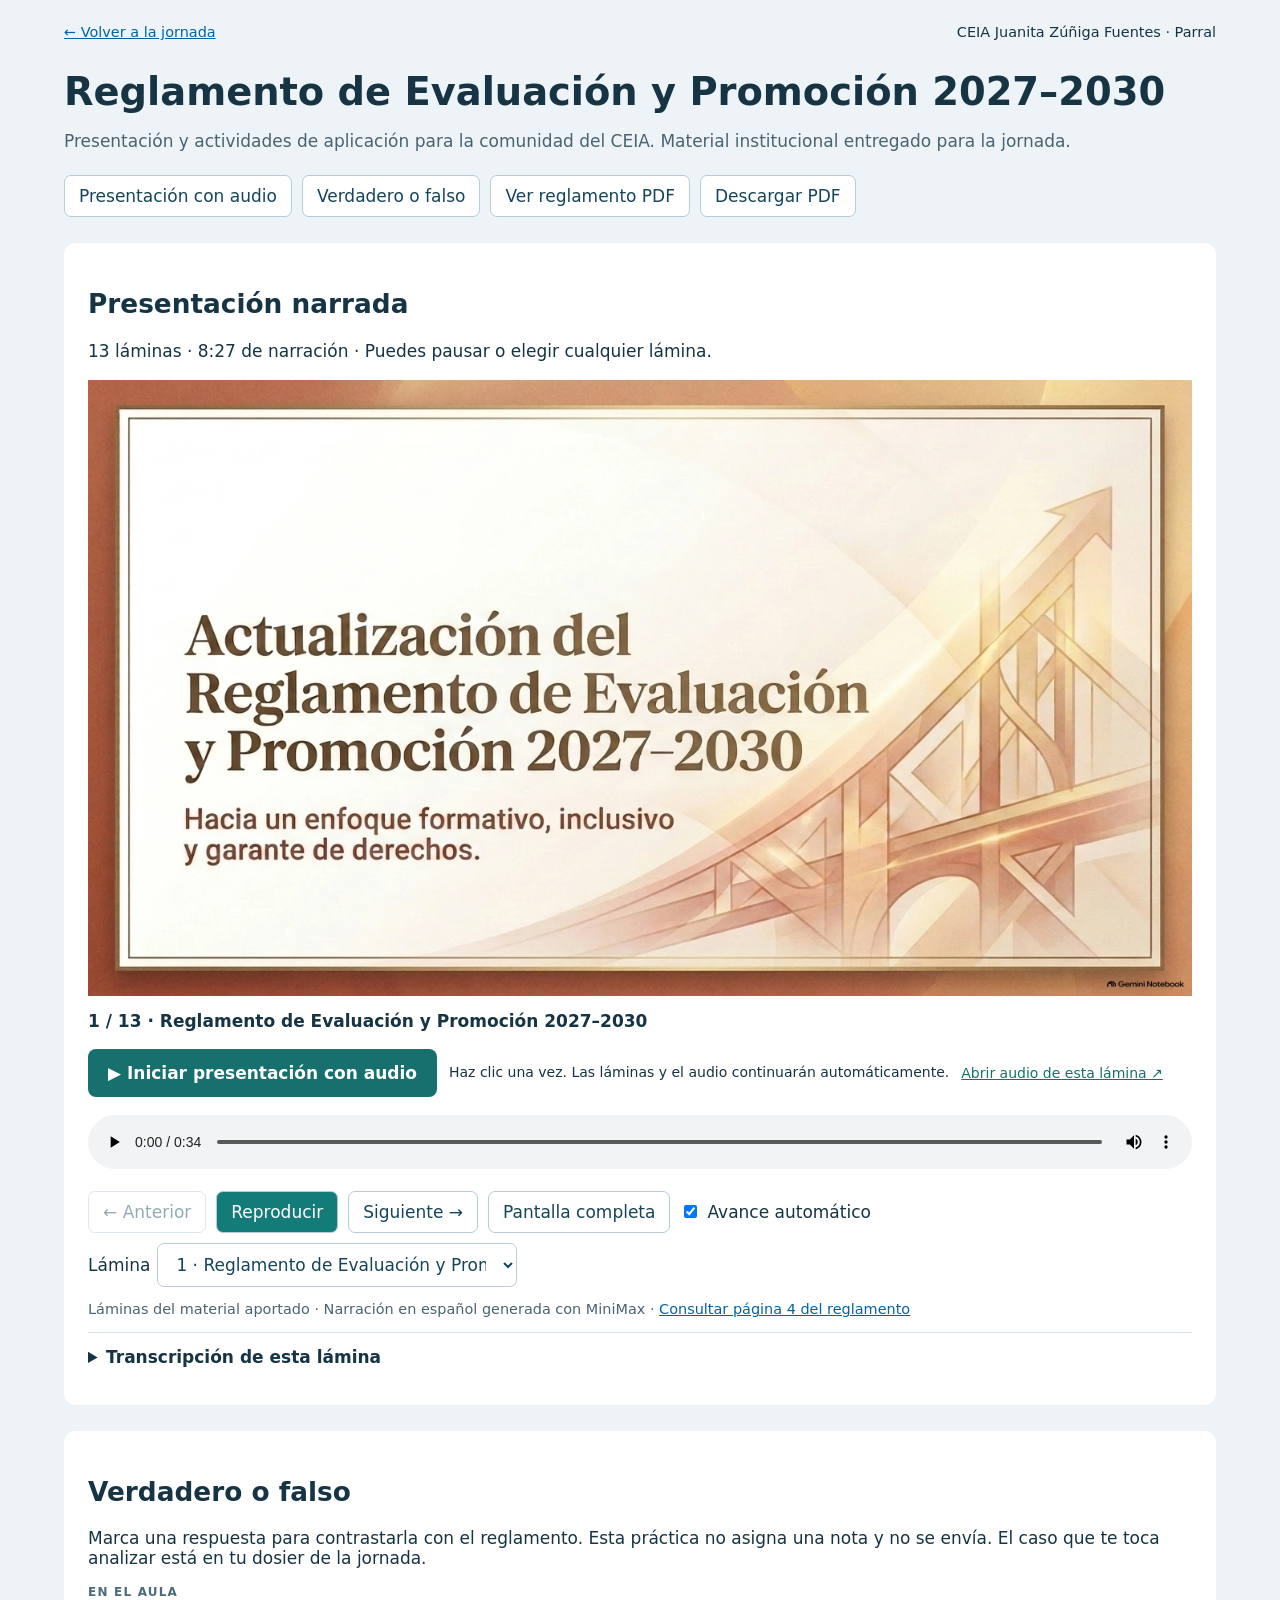
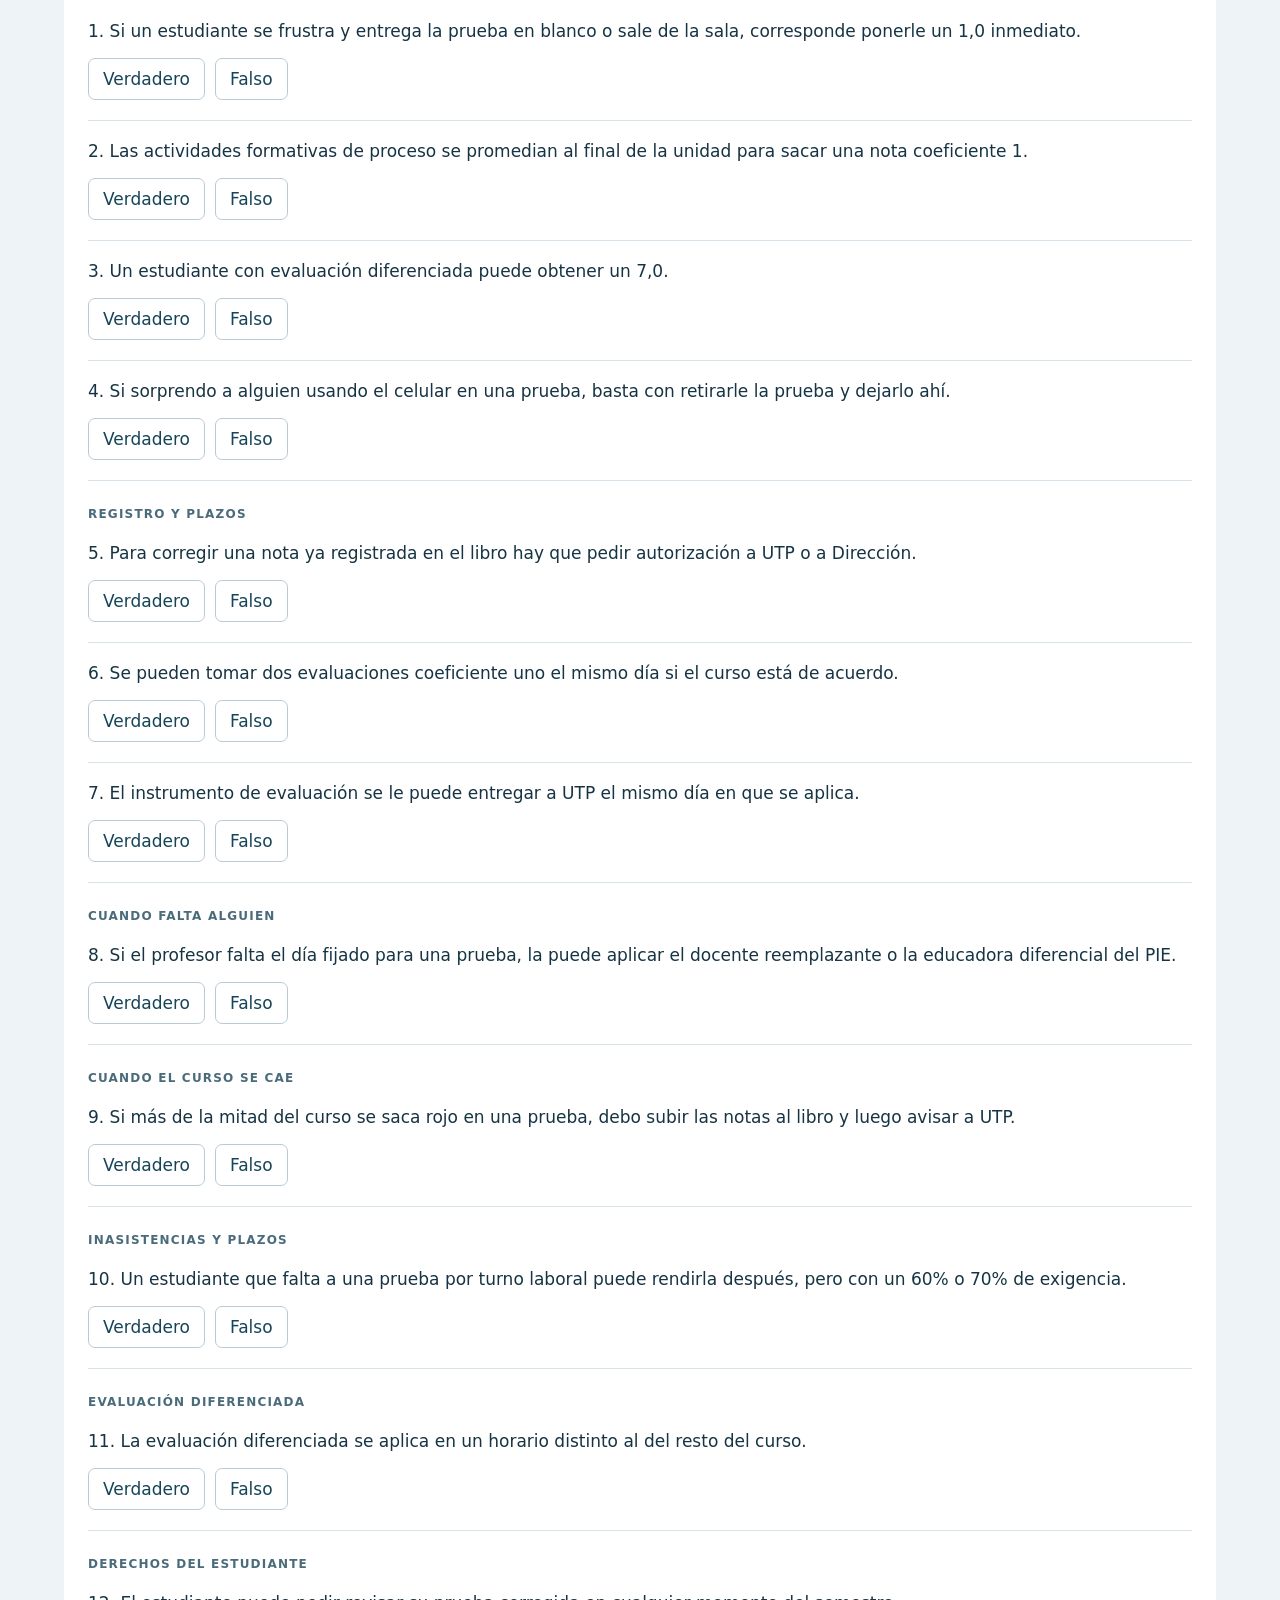
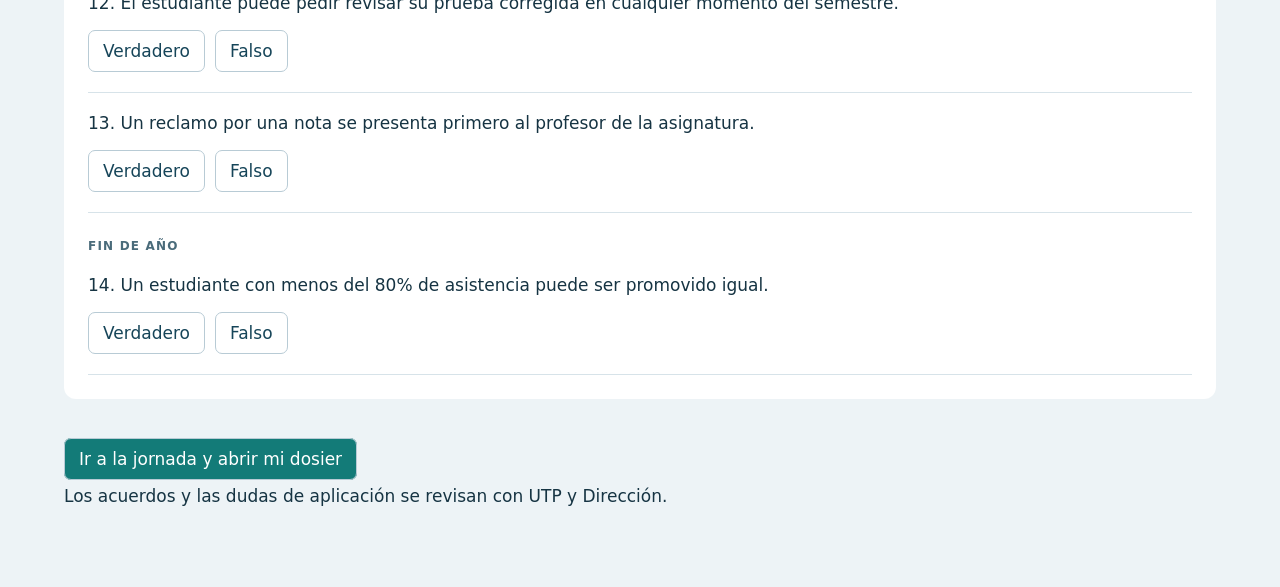
<file: evaluacion/index.html>
<!doctype html>
<html lang="es-CL"><head><meta charset="utf-8"><meta name="viewport" content="width=device-width,initial-scale=1"><title>Reglamento de Evaluación · CEIA Parral</title><link rel="stylesheet" href="presentacion.css"></head>
<body><main><header><a href="../#dia-evaluacion-dia-1">← Volver a la jornada</a><span>CEIA Juanita Zúñiga Fuentes · Parral</span></header>
<h1>Reglamento de Evaluación y Promoción 2027–2030</h1><p class="intro">Presentación y actividades de aplicación para la comunidad del CEIA. Material institucional entregado para la jornada.</p>
<nav aria-label="Materiales"><a href="#presentacion">Presentación con audio</a><a href="#practica">Verdadero o falso</a><a href="Reglamento_Evaluacion_CEIA_2027-2030.pdf" target="_blank" rel="noopener">Ver reglamento PDF</a><a href="Reglamento_Evaluacion_CEIA_2027-2030.pdf" download>Descargar PDF</a></nav>
<section id="presentacion" aria-labelledby="tituloPresentacion"><h2 id="tituloPresentacion">Presentación narrada</h2><p id="estado" role="status">Cargando presentación…</p>
<figure id="pantalla"><img id="lamina" alt=""><figcaption id="tituloLamina"></figcaption></figure>
<audio id="audio" controls preload="metadata"></audio>
<div class="controles"><button id="anterior">← Anterior</button><button id="reproducir">Reproducir</button><button id="siguiente">Siguiente →</button><button id="completa">Pantalla completa</button><label><input type="checkbox" id="automatico" checked> Avance automático</label><label>Lámina <select id="salto"></select></label></div>
<p class="fuente">Láminas del material aportado · Narración en español generada con MiniMax · <a id="pagina" target="_blank" rel="noopener">Consultar página del reglamento</a></p>
<details><summary>Transcripción de esta lámina</summary><p id="transcripcion"></p></details></section>
<section id="practica" aria-labelledby="tituloPractica"><h2 id="tituloPractica">Verdadero o falso</h2><p>Marca una respuesta para contrastarla con el reglamento. Esta práctica no asigna una nota y no se envía. El caso que te toca analizar está en tu dosier de la jornada.</p><div id="afirmaciones"></div></section>

<footer><a class="boton" href="../#dia-evaluacion-dia-1">Ir a la jornada y abrir mi dosier</a><p>Los acuerdos y las dudas de aplicación se revisan con UTP y Dirección.</p></footer></main><script src="presentacion.js"></script><script src="../audio-transicion.js?v=20261127"></script></body></html>
</file>
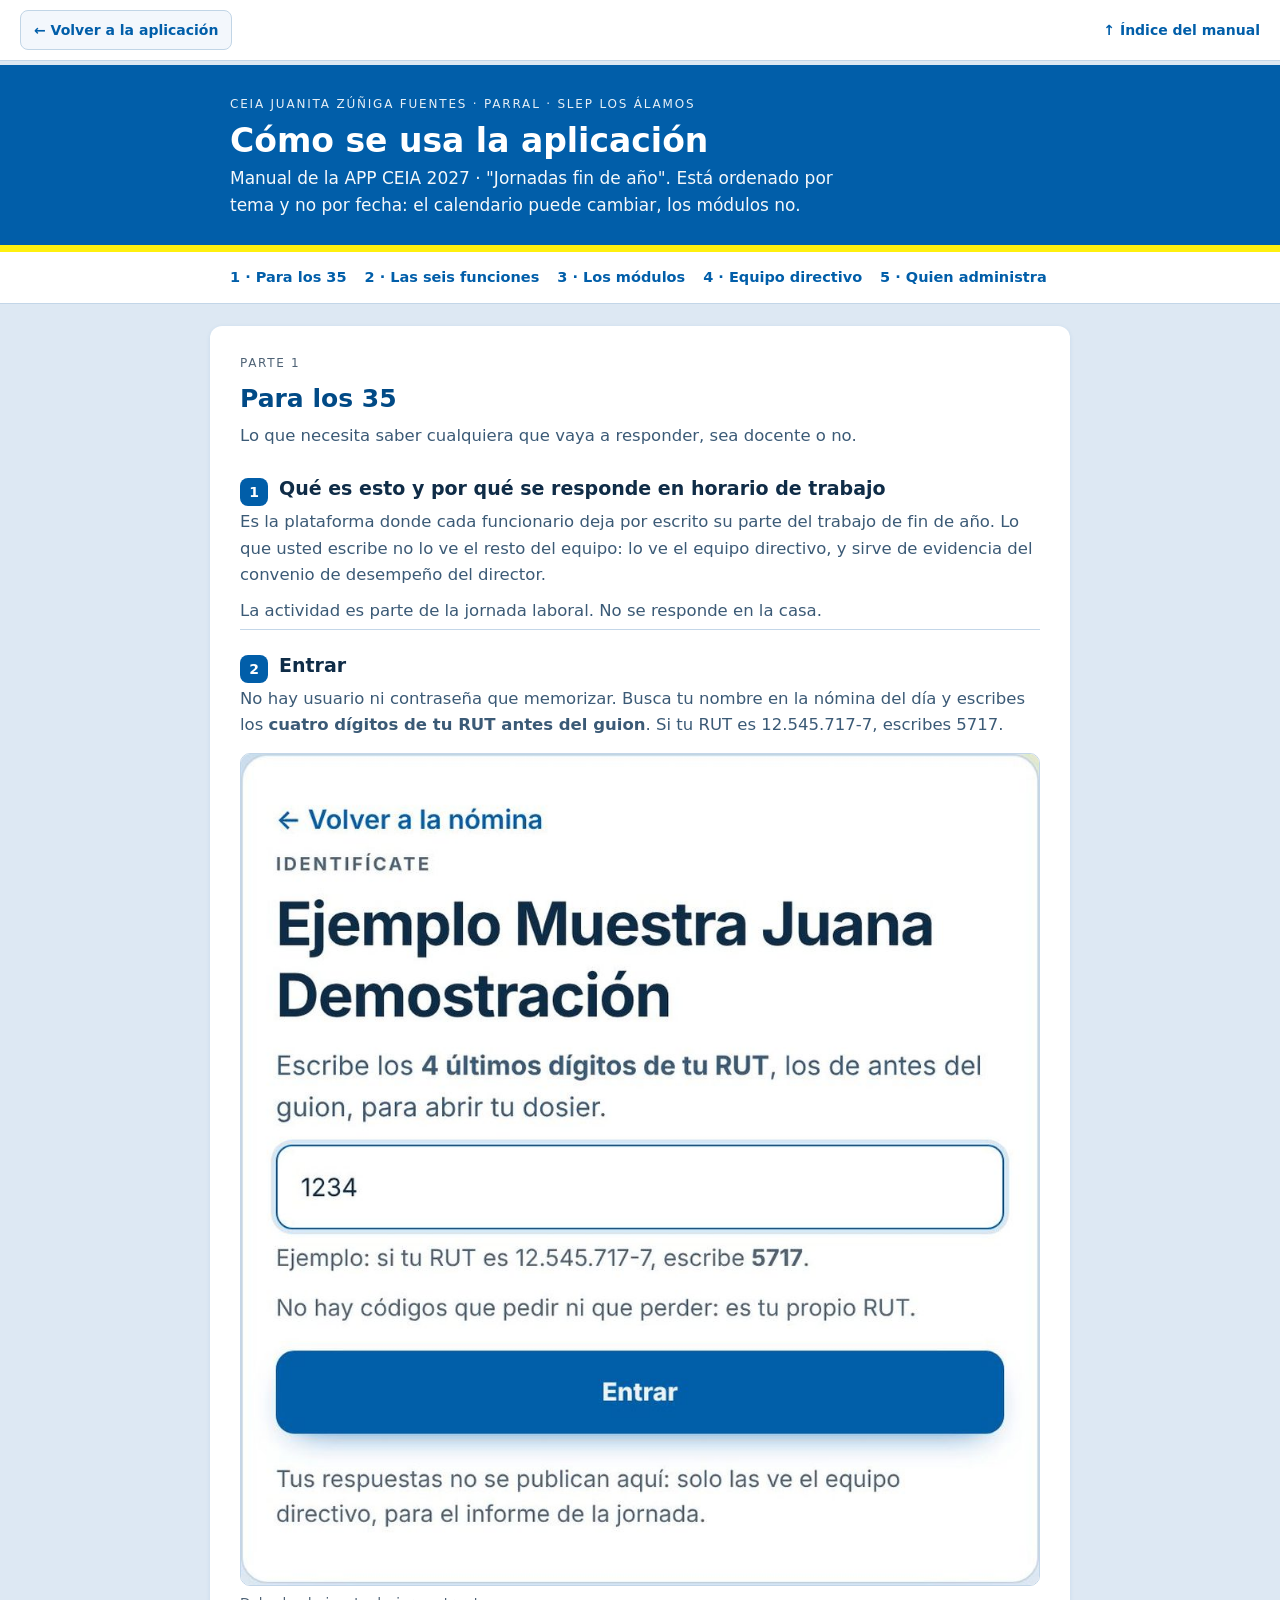
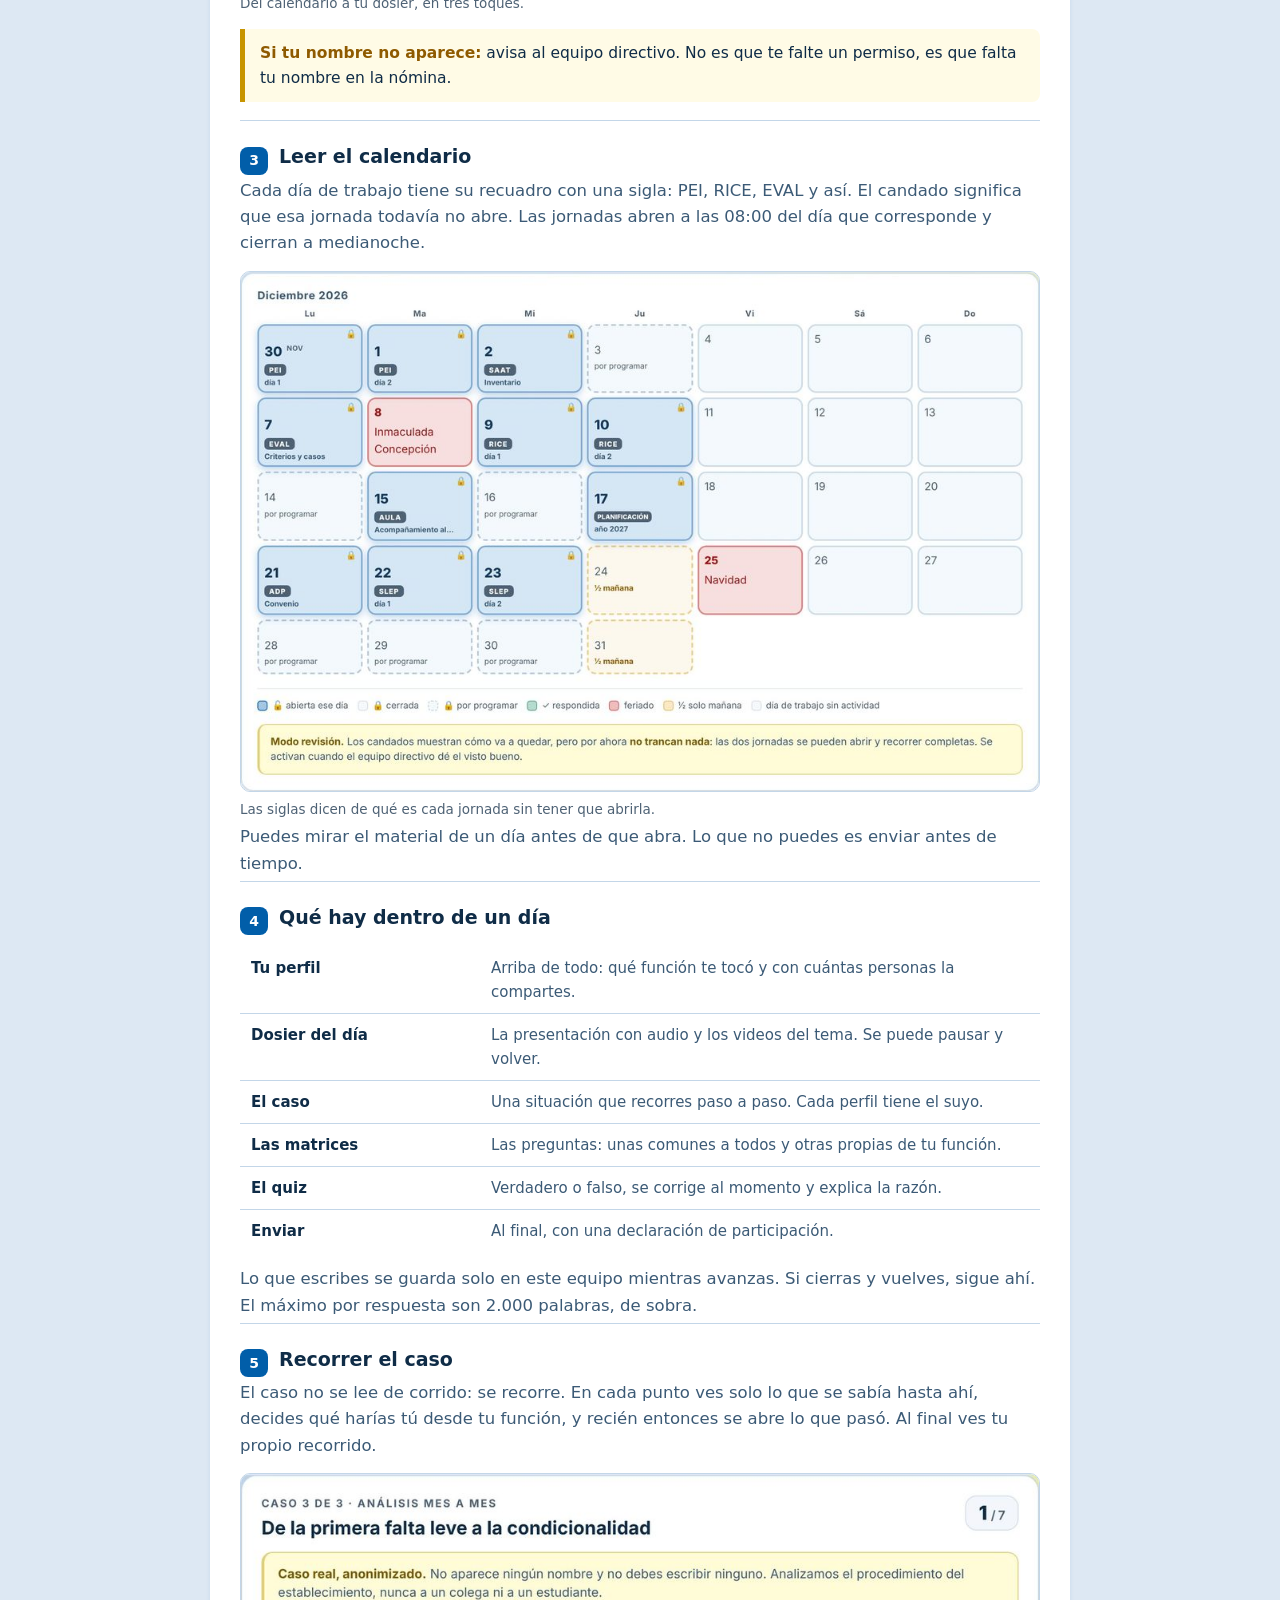
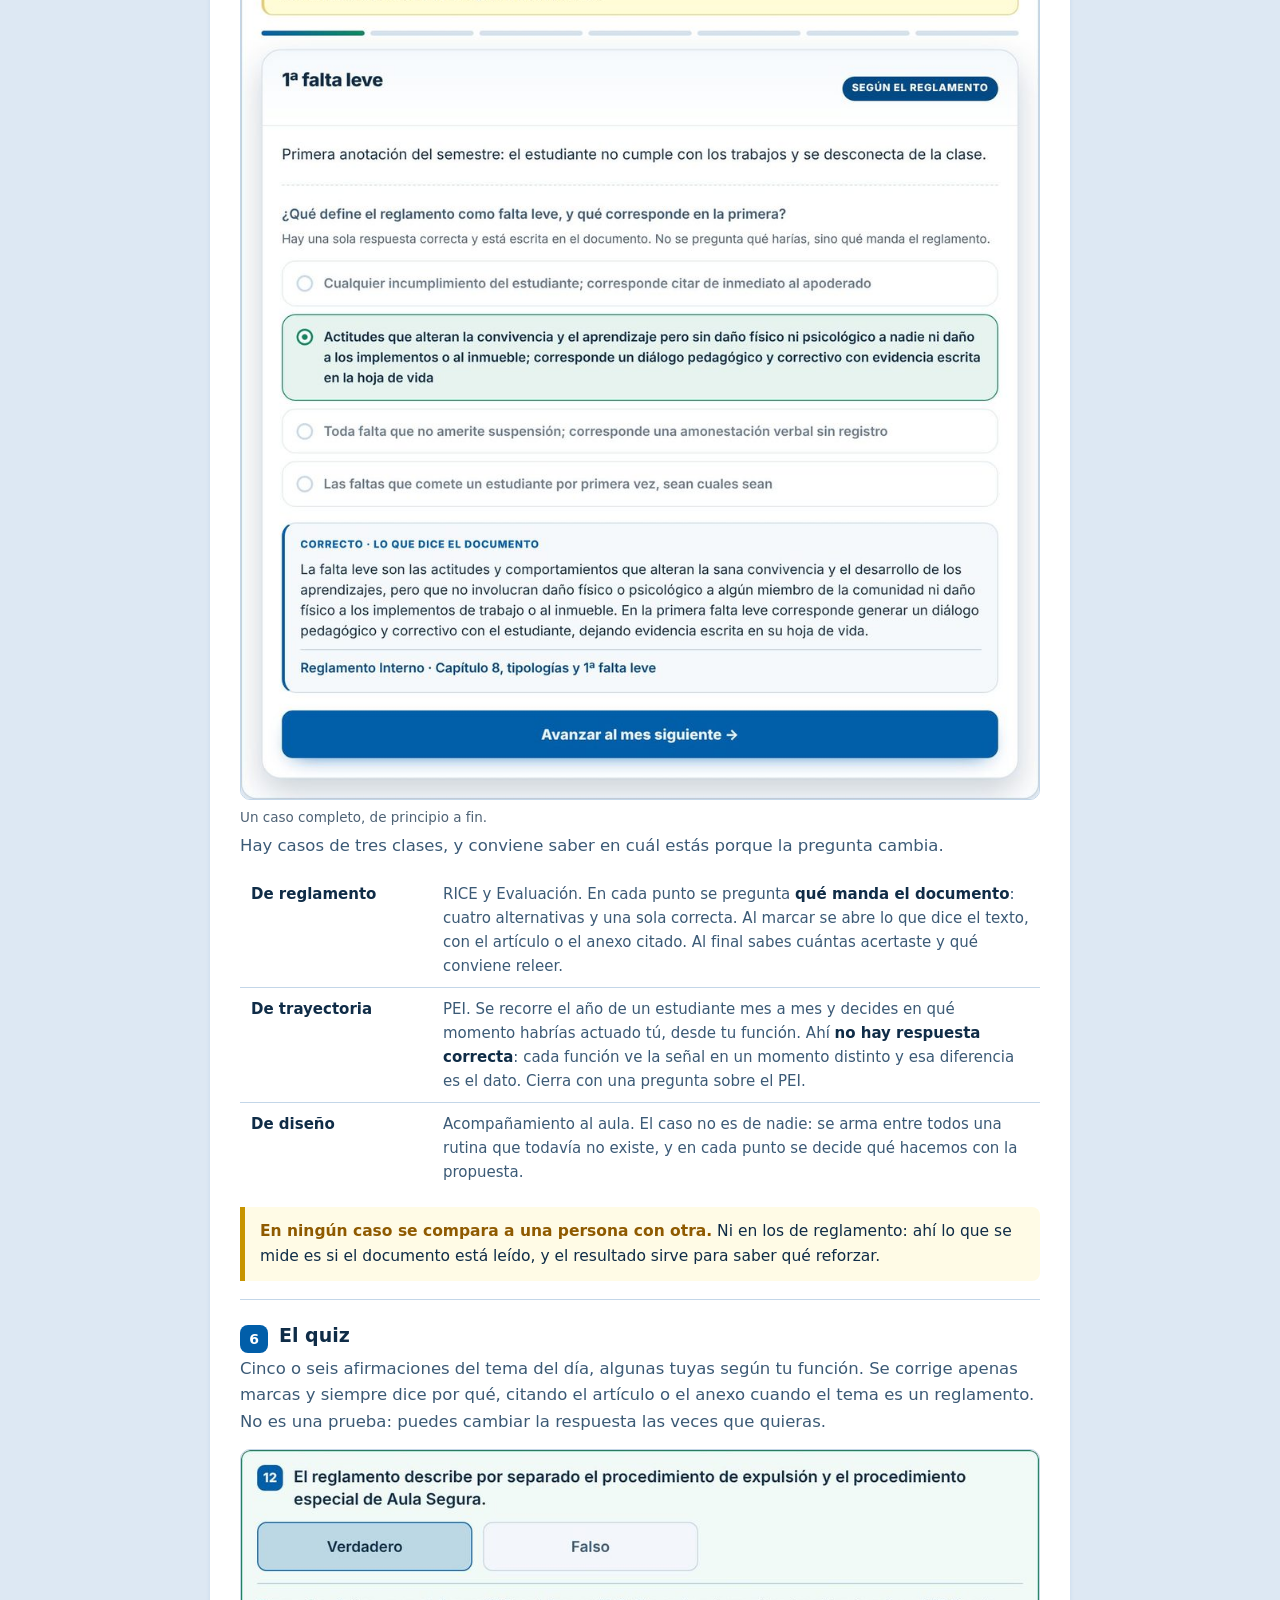
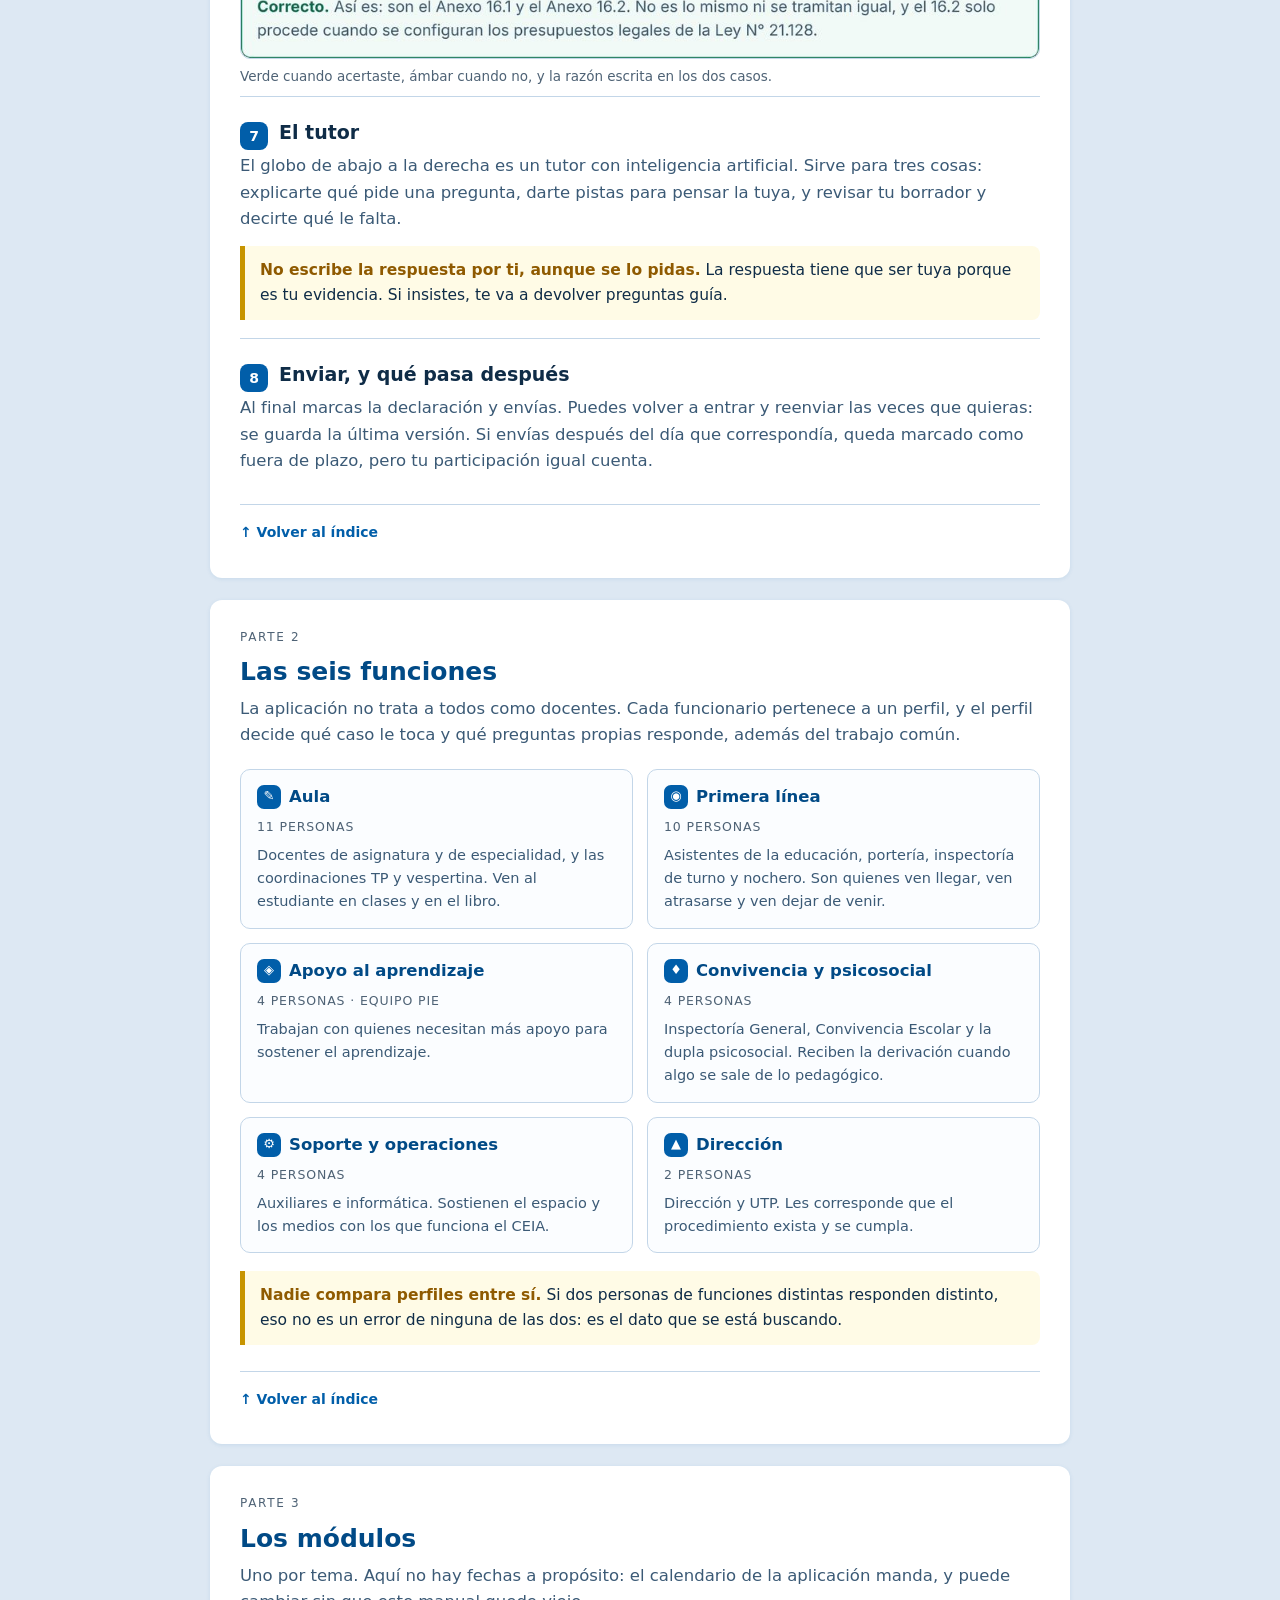
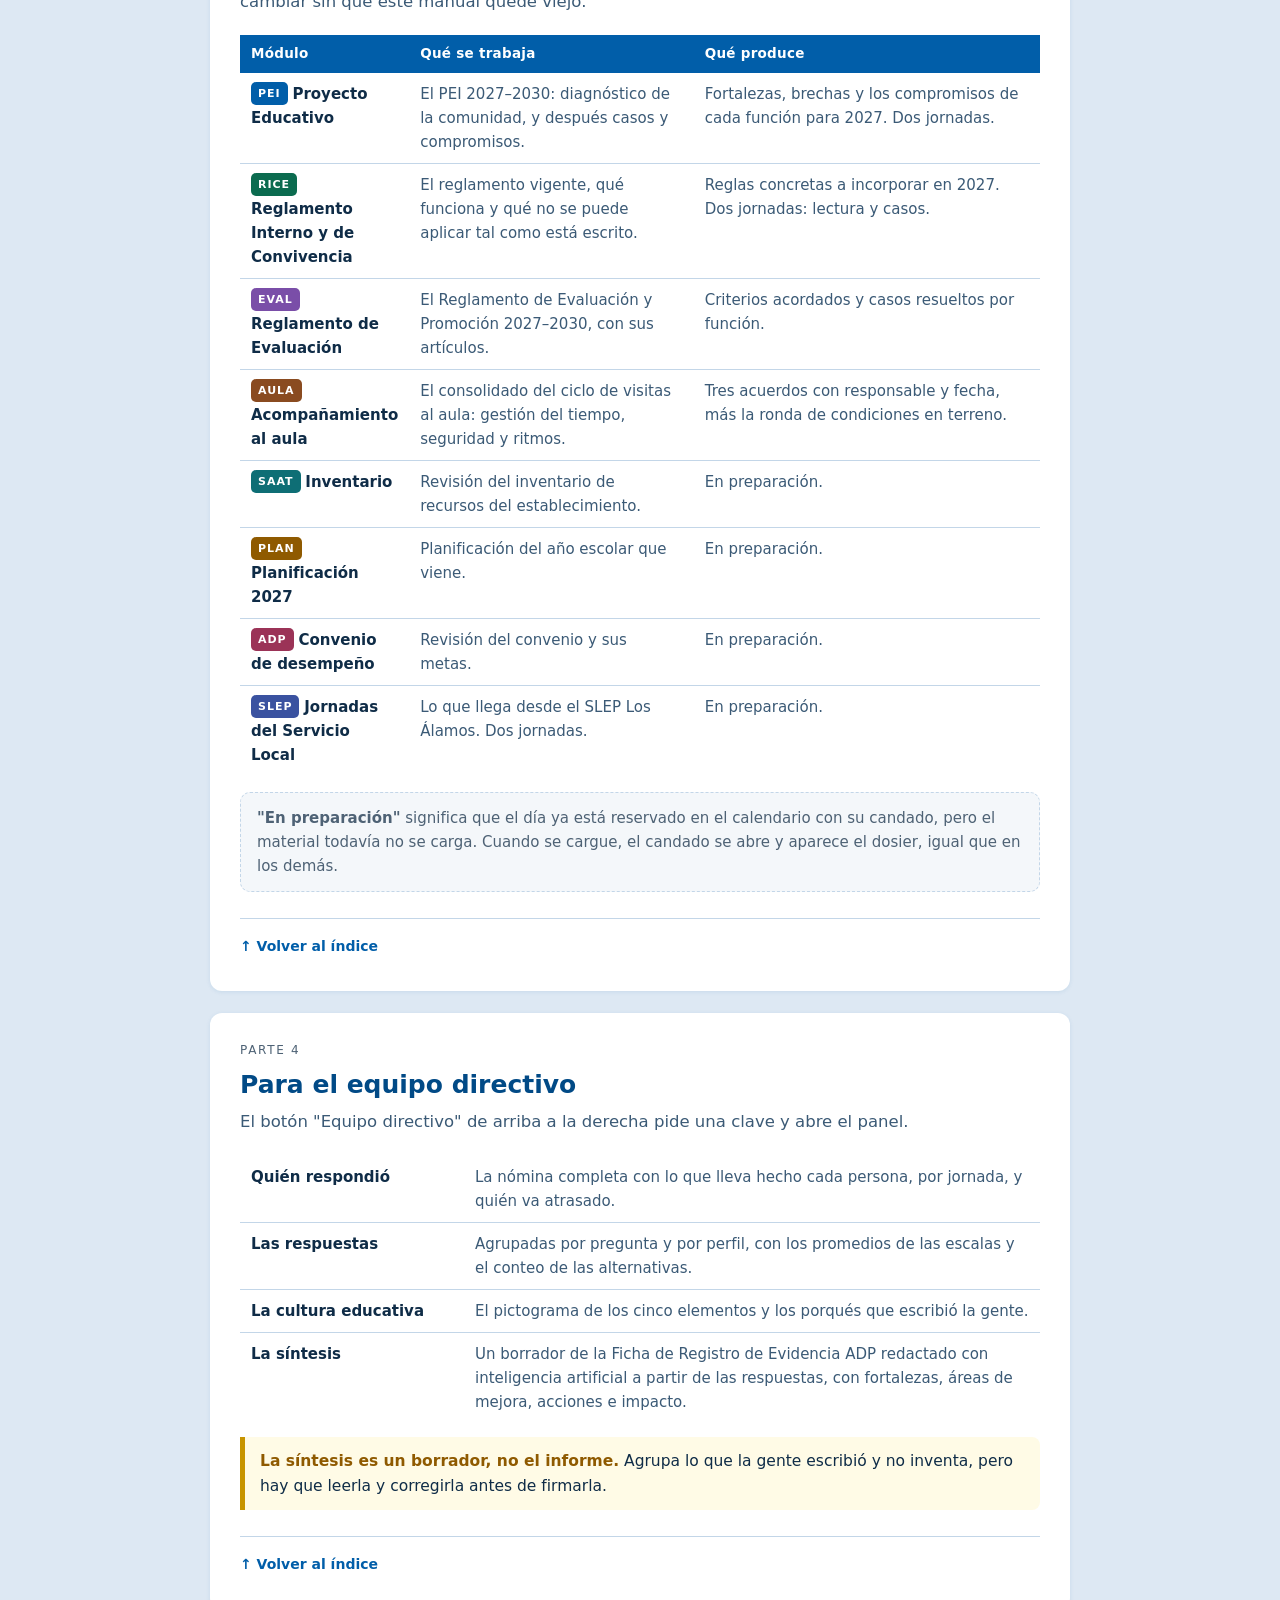
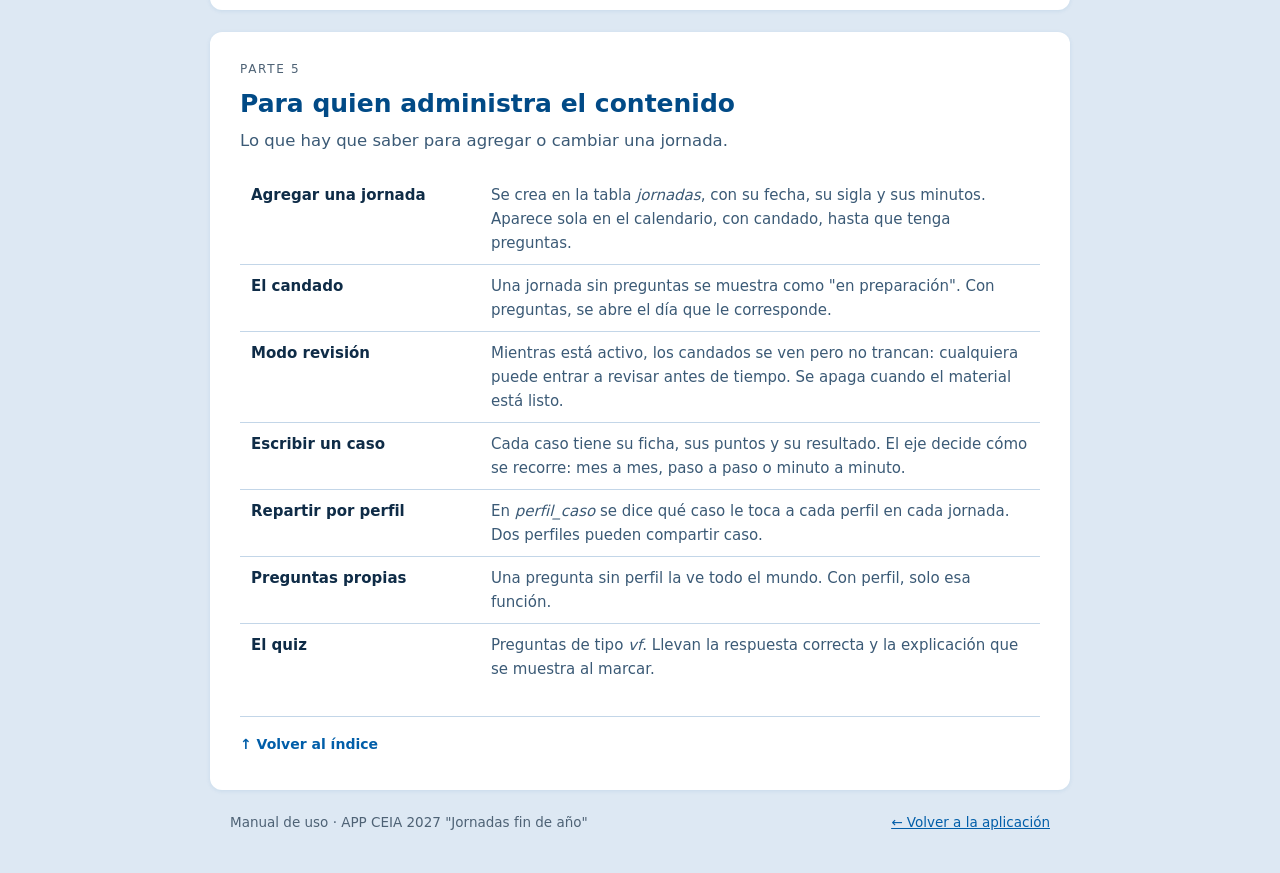
<file: manual/index.html>
<!DOCTYPE html>
<html lang="es">
<head>
<meta charset="utf-8">
<meta name="viewport" content="width=device-width, initial-scale=1">
<title>Manual de uso · APP CEIA 2027</title>
<style>
  :root{ --azul:#015EA9; --azul-osc:#014A86; --amarillo:#FFF00F; --oro:#C79400;
         --fondo:#DDE8F3; --panel:#fff; --borde:#C3D6E8;
         --tinta:#0F2C47; --tinta2:#3B5A76; --tinta3:#4E6275;
         --verde:#0F8A5F; --ambar:#C77A00; --ambar-tx:#8F5A00; --morado:#7A4EA8; }
  *{box-sizing:border-box}
  body{margin:0;background:var(--fondo);color:var(--tinta);
       font:16.5px/1.6 "Segoe UI",system-ui,-apple-system,Arial,sans-serif}
  .caja{max-width:860px;margin:0 auto;padding:0 20px}
  header.top{background:var(--azul);color:#fff;border-bottom:7px solid var(--amarillo)}
  header.top .caja{padding:30px 20px 26px}
  header.top p.eyebrow{margin:0;font-size:12px;letter-spacing:.15em;text-transform:uppercase;opacity:.9}
  header.top h1{margin:8px 0 6px;font-size:33px;line-height:1.1}
  header.top .lead{margin:0;font-size:17px;opacity:.96;max-width:620px}

  nav.indice{background:#fff;border-bottom:1px solid var(--borde)}
  nav.indice ol{max-width:860px;margin:0 auto;padding:14px 20px;list-style:none;
    display:flex;flex-wrap:wrap;gap:8px 18px;font-size:14.5px}
  nav.indice a{color:var(--azul);text-decoration:none;font-weight:600}
  nav.indice a:hover{text-decoration:underline}

  section.parte{background:#fff;margin:22px auto;max-width:860px;border-radius:12px;
    padding:28px 30px 32px;box-shadow:0 1px 4px rgba(1,94,169,.10)}
  section.parte > p.num{margin:0;font-size:12px;letter-spacing:.14em;text-transform:uppercase;color:var(--tinta3)}
  section.parte > h2{margin:5px 0 4px;font-size:25px;color:var(--azul-osc)}
  section.parte > p.sub{margin:0 0 20px;color:var(--tinta2)}

  .paso{border-top:1px solid var(--borde);padding:20px 0 4px}
  .paso:first-of-type{border-top:0;padding-top:4px}
  .paso h3{margin:0 0 5px;font-size:19px;display:flex;align-items:baseline;gap:11px}
  .paso h3 i{flex:none;font-style:normal;width:28px;height:28px;border-radius:8px;
    background:var(--azul);color:#fff;font-size:14px;font-weight:700;
    display:inline-flex;align-items:center;justify-content:center;transform:translateY(2px)}
  .paso p{margin:0 0 10px;color:var(--tinta2)}
  .paso p:last-child{margin-bottom:0}

  figure{margin:14px 0 4px}
  figure img{width:100%;display:block;border-radius:10px;border:1px solid var(--borde);background:#fff}
  figcaption{margin-top:7px;font-size:13.5px;color:var(--tinta3)}

  .ojo{border-left:5px solid var(--oro);background:#FFFBE6;border-radius:0 8px 8px 0;
    padding:12px 15px;margin:14px 0;font-size:15.5px}
  .ojo b{color:var(--ambar-tx)}

  table{width:100%;border-collapse:collapse;margin:14px 0;font-size:15px}
  th{background:var(--azul);color:#fff;text-align:left;padding:8px 11px;font-size:13.5px;
     font-weight:600;letter-spacing:.02em}
  td{padding:9px 11px;border-bottom:1px solid var(--borde);vertical-align:top;color:var(--tinta2)}
  td b{color:var(--tinta)}
  tr:last-child td{border-bottom:0}

  .fichas{display:grid;grid-template-columns:1fr 1fr;gap:14px;margin-top:16px}
  .ficha{border:1px solid var(--borde);border-radius:10px;padding:14px 16px;background:#FBFDFF}
  .ficha h4{margin:0 0 3px;font-size:16.5px;color:var(--azul-osc);display:flex;gap:8px;align-items:center}
  .ficha h4 span{flex:none;width:24px;height:24px;border-radius:7px;background:var(--azul);color:#fff;
    font-size:13px;display:inline-flex;align-items:center;justify-content:center}
  .ficha .n{font-size:12.5px;color:var(--tinta3);text-transform:uppercase;letter-spacing:.07em}
  .ficha p{margin:7px 0 0;font-size:14.5px;color:var(--tinta2)}
  .ficha dl{margin:9px 0 0;font-size:14px}
  .ficha dt{color:var(--tinta3);font-size:12px;text-transform:uppercase;letter-spacing:.06em;margin-top:7px}
  .ficha dd{margin:1px 0 0;color:var(--tinta2)}

  .sig{display:inline-block;font-size:11px;font-weight:800;letter-spacing:.09em;color:#fff;
    padding:3px 7px;border-radius:5px;background:var(--azul);vertical-align:2px}
  .sig.rice{background:#0B6B4F}.sig.eval{background:var(--morado)}.sig.aula{background:#8A4B20}
  .sig.saat{background:#0E6E75}.sig.plan{background:#8F5A00}.sig.adp{background:#9B3357}
  .sig.slep{background:#3A52A0}

  .enconstr{background:#F4F7FA;border:1px dashed var(--borde);border-radius:10px;
    padding:13px 16px;margin-top:16px;font-size:15px;color:var(--tinta3)}

  footer{max-width:860px;margin:10px auto 40px;padding:0 20px;
    font-size:13.5px;color:var(--tinta3);display:flex;justify-content:space-between;gap:14px;flex-wrap:wrap}
  footer a{color:var(--azul)}

  @media (max-width:680px){
    .fichas{grid-template-columns:1fr}
    header.top h1{font-size:26px}
    section.parte{padding:22px 18px 26px;border-radius:0;margin:14px 0}
  }
  /* Salida siempre a la vista: antes el único enlace de vuelta estaba
     al final de la página y se quedaba uno atrapado. */
  .salida{position:sticky;top:0;z-index:30;display:flex;gap:16px;flex-wrap:wrap;
    align-items:center;justify-content:space-between;
    background:#fff;border-bottom:1px solid var(--borde);
    padding:10px 20px;margin:0 0 4px}
  .salida a{font-size:14px;font-weight:600;text-decoration:none;color:var(--azul)}
  .salida a:hover{text-decoration:underline}
  .volverApp{background:#F3F7FC;border:1px solid #C1D5E6;border-radius:8px;padding:8px 13px}
  .volverFin{margin:26px 0 0;padding-top:14px;border-top:1px solid var(--borde)}
  .volverFin a{font-size:14px;font-weight:600;color:var(--azul);text-decoration:none}
  .volverFin a:hover{text-decoration:underline}

  @media print{
    .salida,.volverFin{display:none}
    body{background:#fff}
    nav.indice{display:none}
    section.parte{box-shadow:none;border:1px solid var(--borde);break-inside:avoid;margin:10px 0}
    .paso,.ficha,table{break-inside:avoid}
  }
</style>
</head>
<body>

<div class="salida">
  <a class="volverApp" href="../index.html">← Volver a la aplicación</a>
  <a class="volverIdx" href="#indice">↑ Índice del manual</a>
</div>

<header class="top">
  <div class="caja">
    <p class="eyebrow">CEIA Juanita Zúñiga Fuentes · Parral · SLEP Los Álamos</p>
    <h1>Cómo se usa la aplicación</h1>
    <p class="lead">Manual de la APP CEIA 2027 · "Jornadas fin de año". Está ordenado por tema y no por fecha:
      el calendario puede cambiar, los módulos no.</p>
  </div>
</header>

<nav class="indice" id="indice">
  <ol>
    <li><a href="#p1">1 · Para los 35</a></li>
    <li><a href="#p2">2 · Las seis funciones</a></li>
    <li><a href="#p3">3 · Los módulos</a></li>
    <li><a href="#p4">4 · Equipo directivo</a></li>
    <li><a href="#p5">5 · Quien administra</a></li>
  </ol>
</nav>

<!-- ============================================ PARTE 1 -->
<section class="parte" id="p1">
  <p class="num">Parte 1</p>
  <h2>Para los 35</h2>
  <p class="sub">Lo que necesita saber cualquiera que vaya a responder, sea docente o no.</p>

  <div class="paso">
    <h3><i>1</i> Qué es esto y por qué se responde en horario de trabajo</h3>
    <p>Es la plataforma donde cada funcionario deja por escrito su parte del trabajo de fin de año.
      Lo que usted escribe no lo ve el resto del equipo: lo ve el equipo directivo, y sirve de evidencia
      del convenio de desempeño del director.</p>
    <p>La actividad es parte de la jornada laboral. No se responde en la casa.</p>
  </div>

  <div class="paso">
    <h3><i>2</i> Entrar</h3>
    <p>No hay usuario ni contraseña que memorizar. Busca tu nombre en la nómina del día y escribes
      los <b>cuatro dígitos de tu RUT antes del guion</b>. Si tu RUT es 12.545.717-7, escribes 5717.</p>
    <figure>
      <img src="video/1-entrar.jpg" alt="Pantalla para escribir los cuatro dígitos del RUT" loading="lazy">
      <figcaption>Del calendario a tu dosier, en tres toques.</figcaption>
    </figure>
    <div class="ojo"><b>Si tu nombre no aparece:</b> avisa al equipo directivo. No es que te falte un permiso,
      es que falta tu nombre en la nómina.</div>
  </div>

  <div class="paso">
    <h3><i>3</i> Leer el calendario</h3>
    <p>Cada día de trabajo tiene su recuadro con una sigla: PEI, RICE, EVAL y así. El candado
      significa que esa jornada todavía no abre. Las jornadas abren a las 08:00 del día que
      corresponde y cierran a medianoche.</p>
    <figure>
      <img src="video/2-calendario.jpg" alt="El calendario del mes con las jornadas marcadas" loading="lazy">
      <figcaption>Las siglas dicen de qué es cada jornada sin tener que abrirla.</figcaption>
    </figure>
    <p>Puedes mirar el material de un día antes de que abra. Lo que no puedes es enviar antes de tiempo.</p>
  </div>

  <div class="paso">
    <h3><i>4</i> Qué hay dentro de un día</h3>
    <table>
      <tr><td style="width:30%"><b>Tu perfil</b></td><td>Arriba de todo: qué función te tocó y con cuántas personas la compartes.</td></tr>
      <tr><td><b>Dosier del día</b></td><td>La presentación con audio y los videos del tema. Se puede pausar y volver.</td></tr>
      <tr><td><b>El caso</b></td><td>Una situación que recorres paso a paso. Cada perfil tiene el suyo.</td></tr>
      <tr><td><b>Las matrices</b></td><td>Las preguntas: unas comunes a todos y otras propias de tu función.</td></tr>
      <tr><td><b>El quiz</b></td><td>Verdadero o falso, se corrige al momento y explica la razón.</td></tr>
      <tr><td><b>Enviar</b></td><td>Al final, con una declaración de participación.</td></tr>
    </table>
    <p>Lo que escribes se guarda solo en este equipo mientras avanzas. Si cierras y vuelves, sigue ahí.
      El máximo por respuesta son 2.000 palabras, de sobra.</p>
  </div>

  <div class="paso">
    <h3><i>5</i> Recorrer el caso</h3>
    <p>El caso no se lee de corrido: se recorre. En cada punto ves solo lo que se sabía hasta ahí,
      decides qué harías tú desde tu función, y recién entonces se abre lo que pasó. Al final ves tu
      propio recorrido.</p>
    <figure>
      <img src="video/3-caso.jpg" alt="Un paso del caso con la respuesta correcta destacada y la cita del reglamento" loading="lazy">
      <figcaption>Un caso completo, de principio a fin.</figcaption>
    </figure>
    <p>Hay casos de tres clases, y conviene saber en cuál estás porque la pregunta cambia.</p>
    <table>
      <tr><td style="width:24%"><b>De reglamento</b></td>
        <td>RICE y Evaluación. En cada punto se pregunta <b>qué manda el documento</b>: cuatro
          alternativas y una sola correcta. Al marcar se abre lo que dice el texto, con el artículo o
          el anexo citado. Al final sabes cuántas acertaste y qué conviene releer.</td></tr>
      <tr><td><b>De trayectoria</b></td>
        <td>PEI. Se recorre el año de un estudiante mes a mes y decides en qué momento habrías actuado
          tú, desde tu función. Ahí <b>no hay respuesta correcta</b>: cada función ve la señal en un
          momento distinto y esa diferencia es el dato. Cierra con una pregunta sobre el PEI.</td></tr>
      <tr><td><b>De diseño</b></td>
        <td>Acompañamiento al aula. El caso no es de nadie: se arma entre todos una rutina que todavía
          no existe, y en cada punto se decide qué hacemos con la propuesta.</td></tr>
    </table>
    <div class="ojo"><b>En ningún caso se compara a una persona con otra.</b> Ni en los de reglamento:
      ahí lo que se mide es si el documento está leído, y el resultado sirve para saber qué reforzar.</div>
  </div>

  <div class="paso">
    <h3><i>6</i> El quiz</h3>
    <p>Cinco o seis afirmaciones del tema del día, algunas tuyas según tu función. Se corrige apenas
      marcas y siempre dice por qué, citando el artículo o el anexo cuando el tema es un reglamento.
      No es una prueba: puedes cambiar la respuesta las veces que quieras.</p>
    <figure>
      <img src="video/4-quiz.jpg" alt="Una afirmación del quiz respondida, con la corrección" loading="lazy">
      <figcaption>Verde cuando acertaste, ámbar cuando no, y la razón escrita en los dos casos.</figcaption>
    </figure>
  </div>

  <div class="paso">
    <h3><i>7</i> El tutor</h3>
    <p>El globo de abajo a la derecha es un tutor con inteligencia artificial. Sirve para tres cosas:
      explicarte qué pide una pregunta, darte pistas para pensar la tuya, y revisar tu borrador y
      decirte qué le falta.</p>
    <div class="ojo"><b>No escribe la respuesta por ti, aunque se lo pidas.</b> La respuesta tiene que ser
      tuya porque es tu evidencia. Si insistes, te va a devolver preguntas guía.</div>
  </div>

  <div class="paso">
    <h3><i>8</i> Enviar, y qué pasa después</h3>
    <p>Al final marcas la declaración y envías. Puedes volver a entrar y reenviar las veces que quieras:
      se guarda la última versión. Si envías después del día que correspondía, queda marcado como fuera
      de plazo, pero tu participación igual cuenta.</p>
  </div>
  <p class="volverFin"><a href="#indice">↑ Volver al índice</a></p>
</section>

<!-- ============================================ PARTE 2 -->
<section class="parte" id="p2">
  <p class="num">Parte 2</p>
  <h2>Las seis funciones</h2>
  <p class="sub">La aplicación no trata a todos como docentes. Cada funcionario pertenece a un perfil, y el
    perfil decide qué caso le toca y qué preguntas propias responde, además del trabajo común.</p>

  <div class="fichas">
    <div class="ficha">
      <h4><span>✎</span> Aula</h4>
      <p class="n">11 personas</p>
      <p>Docentes de asignatura y de especialidad, y las coordinaciones TP y vespertina.
        Ven al estudiante en clases y en el libro.</p>
    </div>
    <div class="ficha">
      <h4><span>◉</span> Primera línea</h4>
      <p class="n">10 personas</p>
      <p>Asistentes de la educación, portería, inspectoría de turno y nochero. Son quienes ven llegar,
        ven atrasarse y ven dejar de venir.</p>
    </div>
    <div class="ficha">
      <h4><span>◈</span> Apoyo al aprendizaje</h4>
      <p class="n">4 personas · equipo PIE</p>
      <p>Trabajan con quienes necesitan más apoyo para sostener el aprendizaje.</p>
    </div>
    <div class="ficha">
      <h4><span>♦</span> Convivencia y psicosocial</h4>
      <p class="n">4 personas</p>
      <p>Inspectoría General, Convivencia Escolar y la dupla psicosocial. Reciben la derivación cuando
        algo se sale de lo pedagógico.</p>
    </div>
    <div class="ficha">
      <h4><span>⚙</span> Soporte y operaciones</h4>
      <p class="n">4 personas</p>
      <p>Auxiliares e informática. Sostienen el espacio y los medios con los que funciona el CEIA.</p>
    </div>
    <div class="ficha">
      <h4><span>▲</span> Dirección</h4>
      <p class="n">2 personas</p>
      <p>Dirección y UTP. Les corresponde que el procedimiento exista y se cumpla.</p>
    </div>
  </div>

  <div class="ojo" style="margin-top:18px"><b>Nadie compara perfiles entre sí.</b> Si dos personas de
    funciones distintas responden distinto, eso no es un error de ninguna de las dos: es el dato que se
    está buscando.</div>
  <p class="volverFin"><a href="#indice">↑ Volver al índice</a></p>
</section>

<!-- ============================================ PARTE 3 -->
<section class="parte" id="p3">
  <p class="num">Parte 3</p>
  <h2>Los módulos</h2>
  <p class="sub">Uno por tema. Aquí no hay fechas a propósito: el calendario de la aplicación manda, y
    puede cambiar sin que este manual quede viejo.</p>

  <table>
    <thead><tr><th style="width:20%">Módulo</th><th style="width:36%">Qué se trabaja</th><th style="width:44%">Qué produce</th></tr></thead>
    <tbody>
      <tr><td><span class="sig">PEI</span> <b>Proyecto Educativo</b></td>
        <td>El PEI 2027–2030: diagnóstico de la comunidad, y después casos y compromisos.</td>
        <td>Fortalezas, brechas y los compromisos de cada función para 2027. Dos jornadas.</td></tr>
      <tr><td><span class="sig rice">RICE</span> <b>Reglamento Interno y de Convivencia</b></td>
        <td>El reglamento vigente, qué funciona y qué no se puede aplicar tal como está escrito.</td>
        <td>Reglas concretas a incorporar en 2027. Dos jornadas: lectura y casos.</td></tr>
      <tr><td><span class="sig eval">EVAL</span> <b>Reglamento de Evaluación</b></td>
        <td>El Reglamento de Evaluación y Promoción 2027–2030, con sus artículos.</td>
        <td>Criterios acordados y casos resueltos por función.</td></tr>
      <tr><td><span class="sig aula">AULA</span> <b>Acompañamiento al aula</b></td>
        <td>El consolidado del ciclo de visitas al aula: gestión del tiempo, seguridad y ritmos.</td>
        <td>Tres acuerdos con responsable y fecha, más la ronda de condiciones en terreno.</td></tr>
      <tr><td><span class="sig saat">SAAT</span> <b>Inventario</b></td>
        <td>Revisión del inventario de recursos del establecimiento.</td>
        <td>En preparación.</td></tr>
      <tr><td><span class="sig plan">PLAN</span> <b>Planificación 2027</b></td>
        <td>Planificación del año escolar que viene.</td>
        <td>En preparación.</td></tr>
      <tr><td><span class="sig adp">ADP</span> <b>Convenio de desempeño</b></td>
        <td>Revisión del convenio y sus metas.</td>
        <td>En preparación.</td></tr>
      <tr><td><span class="sig slep">SLEP</span> <b>Jornadas del Servicio Local</b></td>
        <td>Lo que llega desde el SLEP Los Álamos. Dos jornadas.</td>
        <td>En preparación.</td></tr>
    </tbody>
  </table>

  <div class="enconstr"><b>"En preparación"</b> significa que el día ya está reservado en el calendario con
    su candado, pero el material todavía no se carga. Cuando se cargue, el candado se abre y aparece el
    dosier, igual que en los demás.</div>
  <p class="volverFin"><a href="#indice">↑ Volver al índice</a></p>
</section>

<!-- ============================================ PARTE 4 -->
<section class="parte" id="p4">
  <p class="num">Parte 4</p>
  <h2>Para el equipo directivo</h2>
  <p class="sub">El botón "Equipo directivo" de arriba a la derecha pide una clave y abre el panel.</p>

  <table>
    <tr><td style="width:28%"><b>Quién respondió</b></td><td>La nómina completa con lo que lleva hecho cada persona, por jornada, y quién va atrasado.</td></tr>
    <tr><td><b>Las respuestas</b></td><td>Agrupadas por pregunta y por perfil, con los promedios de las escalas y el conteo de las alternativas.</td></tr>
    <tr><td><b>La cultura educativa</b></td><td>El pictograma de los cinco elementos y los porqués que escribió la gente.</td></tr>
    <tr><td><b>La síntesis</b></td><td>Un borrador de la Ficha de Registro de Evidencia ADP redactado con inteligencia artificial a partir de las respuestas, con fortalezas, áreas de mejora, acciones e impacto.</td></tr>
  </table>

  <div class="ojo"><b>La síntesis es un borrador, no el informe.</b> Agrupa lo que la gente escribió y no
    inventa, pero hay que leerla y corregirla antes de firmarla.</div>
  <p class="volverFin"><a href="#indice">↑ Volver al índice</a></p>
</section>

<!-- ============================================ PARTE 5 -->
<section class="parte" id="p5">
  <p class="num">Parte 5</p>
  <h2>Para quien administra el contenido</h2>
  <p class="sub">Lo que hay que saber para agregar o cambiar una jornada.</p>

  <table>
    <tr><td style="width:30%"><b>Agregar una jornada</b></td>
      <td>Se crea en la tabla <i>jornadas</i>, con su fecha, su sigla y sus minutos. Aparece sola en el
        calendario, con candado, hasta que tenga preguntas.</td></tr>
    <tr><td><b>El candado</b></td>
      <td>Una jornada sin preguntas se muestra como "en preparación". Con preguntas, se abre el día que
        le corresponde.</td></tr>
    <tr><td><b>Modo revisión</b></td>
      <td>Mientras está activo, los candados se ven pero no trancan: cualquiera puede entrar a revisar
        antes de tiempo. Se apaga cuando el material está listo.</td></tr>
    <tr><td><b>Escribir un caso</b></td>
      <td>Cada caso tiene su ficha, sus puntos y su resultado. El eje decide cómo se recorre: mes a mes,
        paso a paso o minuto a minuto.</td></tr>
    <tr><td><b>Repartir por perfil</b></td>
      <td>En <i>perfil_caso</i> se dice qué caso le toca a cada perfil en cada jornada. Dos perfiles
        pueden compartir caso.</td></tr>
    <tr><td><b>Preguntas propias</b></td>
      <td>Una pregunta sin perfil la ve todo el mundo. Con perfil, solo esa función.</td></tr>
    <tr><td><b>El quiz</b></td>
      <td>Preguntas de tipo <i>vf</i>. Llevan la respuesta correcta y la explicación que se muestra al
        marcar.</td></tr>
  </table>
  <p class="volverFin"><a href="#indice">↑ Volver al índice</a></p>
</section>

<footer>
  <span>Manual de uso · APP CEIA 2027 "Jornadas fin de año"</span>
  <span><a href="../index.html">← Volver a la aplicación</a></span>
</footer>

</body>
</html>
</file>
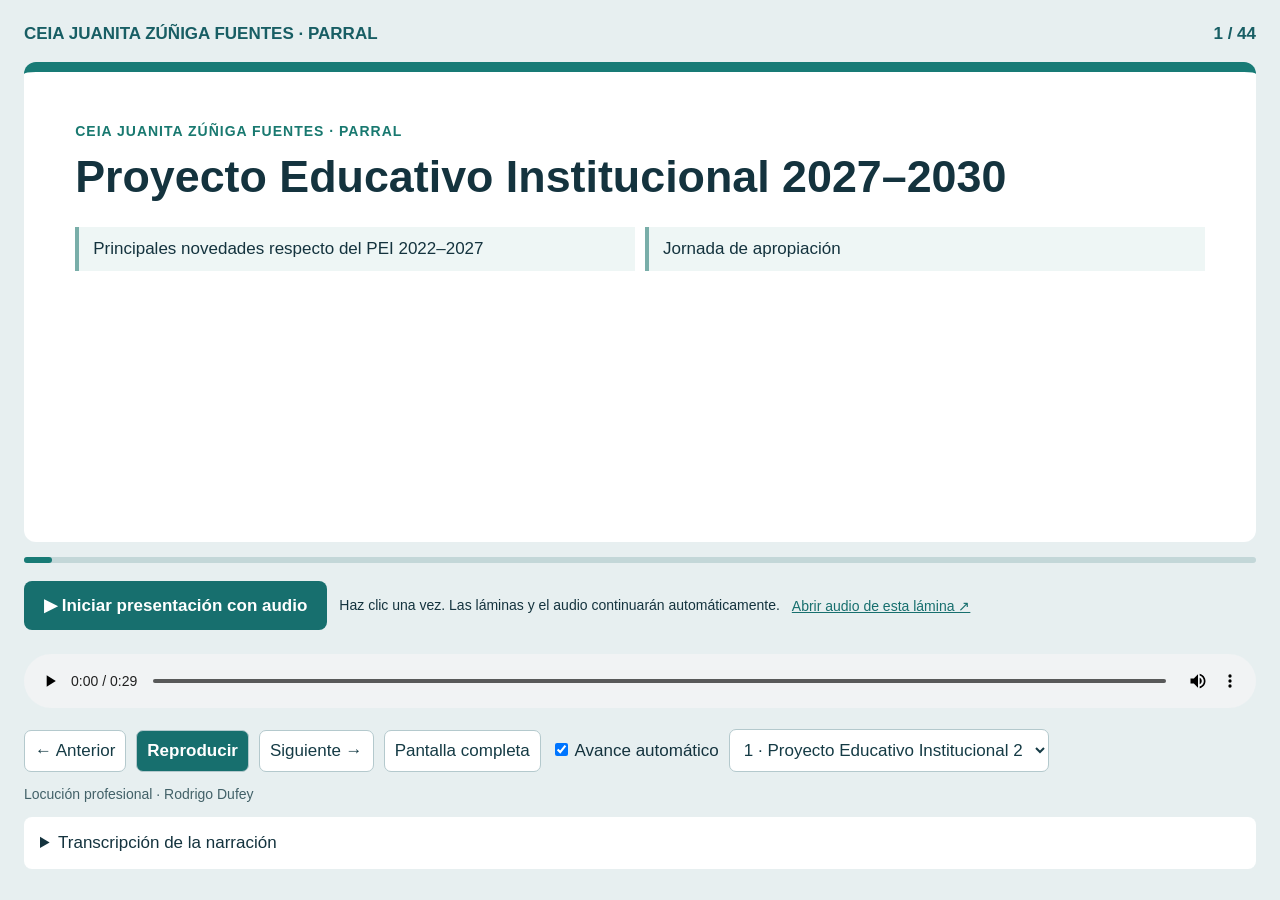
<file: pei/index.html>
<!doctype html><html lang="es-CL"><meta charset="utf-8"><meta name="viewport" content="width=device-width, initial-scale=1"><title>PEI 2027–2030 | Taller asincrónico</title><style>*{box-sizing:border-box}body{margin:0;background:#e7eff0;color:#14333e;font:17px Arial,sans-serif}main{max-width:1300px;margin:auto;padding:24px}header{display:flex;justify-content:space-between;font-weight:bold;color:#185e64;gap:15px}.slide{margin-top:18px;background:white;border-top:10px solid #187b76;border-radius:12px;padding:clamp(20px,4vw,55px);min-height:480px}h1{font-size:clamp(24px,3.5vw,48px);margin:12px 0 25px}.tag{color:#197970;font-weight:bold;font-size:14px;letter-spacing:1px}#body{display:grid;grid-template-columns:repeat(2,1fr);gap:10px}.item{padding:10px 14px;background:#eef6f5;border-left:4px solid #79aea9;line-height:1.4}.controls{display:flex;flex-wrap:wrap;gap:10px;align-items:center;margin-top:16px}button,select{font:inherit;padding:10px;border:1px solid #b4c9cd;background:white;border-radius:7px;color:#153b45}button.primary{background:#176f6e;color:white;font-weight:bold}audio{width:100%;margin-top:16px}details{margin-top:15px;background:white;padding:16px;border-radius:8px}summary{cursor:pointer}#status{font-size:14px;color:#426168}.dense{font-size:14px}#bar{height:6px;background:#c3d7d8;border-radius:4px;margin-top:15px}#fill{height:100%;background:#187b76;border-radius:4px}select{max-width:320px}@media(max-width:650px){main{padding:12px}#body{grid-template-columns:1fr}.slide{min-height:300px}}</style><body><main><header><span>CEIA JUANITA ZÚÑIGA FUENTES · PARRAL</span><span id="count"></span></header><section class="slide"><div class="tag" id="tag"></div><h1 id="title"></h1><div id="body"></div></section><div id="bar"><div id="fill"></div></div><audio id="audio" controls preload="metadata"></audio><div class="controls"><button id="prev">← Anterior</button><button class="primary" id="play">Reproducir</button><button id="next">Siguiente →</button><button id="full">Pantalla completa</button><label><input id="auto" type="checkbox" checked> Avance automático</label><select id="jump"></select></div><p id="status" role="status"></p><details><summary>Transcripción de la narración</summary><p id="speech"></p></details></main><script>const slides=[{"tag":"CEIA JUANITA ZÚÑIGA FUENTES · PARRAL","title":"Proyecto Educativo Institucional 2027–2030","body":["Principales novedades respecto del PEI 2022–2027","Jornada de apropiación"],"speech":"Bienvenidas y bienvenidos a esta jornada de apropiación del Proyecto Educativo Institucional del CEIA Juanita Zúñiga Fuentes, de Parral. Revisaremos el periodo dos mil veintisiete a dos mil treinta y las principales novedades respecto del proyecto anterior. Nuestro propósito es comprender cómo esta actualización orienta el trabajo de toda la comunidad educativa."},{"tag":"EL DOCUMENTO","title":"Estructura del Proyecto Educativo","body":["Identidad y contexto","Historia y diagnóstico del CEIA","Ideario, misión, visión y sellos","Perfiles de la comunidad educativa","Gestión y evaluación","Gestión, formación TP y convivencia","Participación y redes del territorio","Seguimiento, actualización y anexos"],"speech":"El documento se organiza en dos grandes áreas. La primera reúne la identidad institucional, nuestra historia, el contexto y los perfiles de quienes forman parte de la comunidad. La segunda aborda la gestión, la formación técnica, la convivencia, las redes y la evaluación. Este recorrido nos permite conectar lo que somos con las acciones que queremos desarrollar."},{"tag":"EL DOCUMENTO","title":"Importancia del PEI para el CEIA","body":["Una orientación común","Define la identidad y el propósito educativo","Orienta decisiones pedagógicas y formativas","Expresa el compromiso con jóvenes y adultos","Un referente para decidir","Permite priorizar apoyos y recursos","Da coherencia al trabajo de los equipos","Entrega criterios para evaluar los avances"],"speech":"El proyecto educativo es el marco que da sentido a nuestras decisiones. Define nuestro propósito, orienta la enseñanza y expresa el compromiso con las personas jóvenes y adultas. En la práctica, permite decidir qué apoyos priorizar y cómo evaluar nuestros avances."},{"tag":"EL DOCUMENTO","title":"Relación con los instrumentos de gestión","body":["PEI y PME","El PEI define identidad y objetivos","El PME concreta acciones de mejora","La planificación anual asigna responsables","Reglamentos y planes","El RICE orienta la convivencia","El Reglamento de Evaluación regula ese proceso","Los planes institucionales desarrollan áreas específicas"],"speech":"El proyecto educativo se concreta a través del Plan de Mejoramiento Educativo, la planificación anual, el reglamento interno y los planes institucionales. La actualización refuerza su articulación y las responsabilidades de cada equipo, favoreciendo un trabajo coherente."},{"tag":"VISTA COMPARATIVA","title":"Alcance de la actualización","body":["PEI 2022–2027","Identidad e historia institucional","Perfil del estudiante y valores","Autoevaluación y metas en cuatro áreas","Oferta educativa","PEI 2027–2030","Amplía el contexto y el diagnóstico","Desarrolla perfiles y responsabilidades","Profundiza apoyos, TP y participación","Agrega procedimientos de seguimiento"],"speech":"Al comparar ambos documentos, encontramos una continuidad importante en la identidad. La actualización amplía el diagnóstico, desarrolla perfiles, profundiza el acompañamiento y establece procedimientos de seguimiento. Así, la propuesta educativa se transforma en compromisos más claros."},{"tag":"CONTINUIDADES","title":"La identidad institucional se mantiene","body":["Continuidad de nuestro propósito educativo","Misión y visión","Mantienen su formulación central","Integración social y base ética","Diversidad, inclusión y ciudadanía","Sellos y oferta","Formación para la vida","Formación para el trabajo","Electricidad y Atención de Párvulos"],"speech":"Los principales elementos de nuestra identidad permanecen. La misión, la visión y los sellos de formación para la vida y formación para el trabajo orientan las decisiones institucionales. Las especialidades de Electricidad y Atención de Párvulos siguen siendo parte fundamental del proyecto."},{"tag":"IDENTIDAD · TEXTO VIGENTE","title":"Visión y misión: lo que seguimos declarando","body":["Nuestra Visión","“Centro Educacional Público que aspira a desarrollar un proyecto educativo para jóvenes y adultos, inclusivo y sustentable, que respeta y valora la diversidad, entregándoles una formación que les permita adquirir un espíritu crítico, un sentido democrático y una perspectiva de ciudadano responsable para aportar a la sociedad y acceder a una mejor calidad de vida”.","Nuestra Misión","“Nuestro Centro Educacional Público se orienta a alcanzar la integración social, con énfasis en una base ética que complemente sus capacidades y desarrollo de conocimientos, habilidades, competencias, creatividad, capacidad de logro y de trabajo en equipo, en un ambiente culturalmente diverso, inclusivo que le facilite enfrentar los desafíos de la realidad nacional y del mundo globalizado y el cambio permanente de los diferentes procesos de su propio desarrollo humano”.","Los sellos “Formación para la vida” y “Formación para el trabajo” mantienen su formulación"],"speech":"Nuestra visión aspira a una educación pública inclusiva y sustentable, que valore la diversidad y contribuya al desarrollo de una ciudadanía crítica, democrática y responsable. La misión reafirma la integración social, la formación ética, el desarrollo de conocimientos, habilidades y competencias, y el trabajo colaborativo. Estos principios dan continuidad a nuestra identidad."},{"tag":"CAMBIO INSTITUCIONAL","title":"Sostenedor y articulación territorial","body":["Documento anterior","Identifica a la Municipalidad de Parral","Describe dependencia municipal","Documento actualizado","Identifica al SLEP Los Álamos","Vincula el PEI con los seis objetivos del PEL","Relaciona esa articulación con el PME"],"speech":"El documento actualizado identifica al Servicio Local de Educación Pública Los Álamos como sostenedor. Además, vincula el proyecto educativo con los seis objetivos del Plan Estratégico Local y con el Plan de Mejoramiento Educativo. Esta articulación permite coordinar los desafíos institucionales con la gestión territorial."},{"tag":"ARTICULACIÓN CON EL PEL 2026–2032","title":"Objetivos 1 a 3 del PEL: qué hará el CEIA","body":["1. Aprendizajes y trayectorias","Compromiso: prácticas inclusivas y contextualizadas, evaluación para el aprendizaje, acompañamiento y prevención del abandono.","Énfasis: pensamiento crítico, comunicación, resolución de problemas y competencias TP.","Indicadores: asistencia, permanencia y revinculación, aprobación, continuidad y finalización.","2. Liderazgo y gestión","Compromiso: liderazgo pedagógico, trabajo colaborativo, reflexión sobre las prácticas y desarrollo profesional.","Responsables: Dirección, UTP y Equipo de Gestión articulan con el PME y el PAA.","Indicadores: instancias colaborativas realizadas, participación en desarrollo profesional, acuerdos implementados.","3. Infraestructura y condiciones","Compromiso: priorizar mantención, seguridad, accesibilidad, recursos didácticos y equipamiento de talleres.","Vía: las necesidades se formalizan ante el sostenedor y entran a la planificación anual.","Indicadores: necesidades levantadas, requerimientos gestionados, mejoras ejecutadas y uso del equipamiento."],"speech":"Los primeros tres objetivos del Plan Estratégico Local se relacionan con aprendizajes y trayectorias, liderazgo pedagógico, e infraestructura y condiciones educativas. Para cada uno, el CEIA define compromisos e indicadores que permiten observar avances y gestionar necesidades."},{"tag":"ARTICULACIÓN CON EL PEL 2026–2032","title":"Objetivos 4 a 6 del PEL: qué hará el CEIA","body":["4. Participación y vinculación","Compromiso: fortalecer la participación de estudiantes, docentes y asistentes, la convivencia democrática y la corresponsabilidad.","Enfoque EPJA: las instancias consideran jornadas, responsabilidades laborales y trayectorias personales.","Indicadores: instancias realizadas, participación registrada, propuestas incorporadas o respondidas.","5. Continuidad del servicio","Compromiso: planificación y coordinación de procesos, seguimiento de indicadores y evaluación periódica del PEI y el PME.","Contingencias: medidas coordinadas con el sostenedor, resguardando el derecho a la educación.","Indicadores: monitoreos efectuados, acciones ejecutadas, cumplimiento de metas, contingencias informadas.","6. Articulación territorial","Compromiso: colaborar con educación superior, organismos públicos, centros de práctica y sector productivo.","Para qué: continuidad de estudios, prácticas, titulación, orientación y empleabilidad.","Indicadores: redes y convenios activos, actividades realizadas, estudiantes beneficiados, prácticas gestionadas."],"speech":"Los otros tres objetivos abordan participación, continuidad del servicio y articulación territorial. Se consideran las jornadas y responsabilidades de nuestros estudiantes, el monitoreo de los procesos y las oportunidades de continuidad de estudios, práctica profesional y empleabilidad."},{"tag":"AMPLIACIÓN","title":"Un diagnóstico más contextualizado","body":["Documento anterior","Historia y antecedentes del CEIA","Autoevaluación por áreas de gestión","Reconocimiento de diversidad e inclusión","Documento actualizado","Caracterización social y territorial","Responsabilidades laborales y familiares","Barreras de aprendizaje y permanencia","Necesidades de apoyo socioemocional"],"speech":"El diagnóstico actualizado reconoce la realidad de la educación de personas jóvenes y adultas. Las responsabilidades familiares, laborales y territoriales pueden influir en la asistencia y el aprendizaje. Comprender esta diversidad permite diseñar respuestas pedagógicas y socioemocionales pertinentes."},{"tag":"DIAGNÓSTICO INSTITUCIONAL","title":"A quiénes educamos y qué nos exige","body":["Características de los estudiantes","Trayectorias diversas: interrumpieron sus estudios y buscan retomar y completar la enseñanza media.","Responsabilidades: compatibilizan estudio con trabajo y cuidado de familiares, lo que incide en la asistencia.","Experiencias previas: aportan aprendizajes laborales, familiares y comunitarios integrables a la clase.","Diversidad cultural: distintas edades, orígenes y expectativas en una misma sala.","Necesidades de apoyo: pedagógico y socioemocional para sostener la permanencia.","Desafíos prioritarios","Fortalecer el acceso, la permanencia y la finalización de estudios.","Acompañar a estudiantes con trayectorias interrumpidas.","Desarrollar prácticas pedagógicas inclusivas y contextualizadas a la EPJA.","Favorecer asistencia y participación según trabajo, familia y traslados.","Fortalecer la formación TP y la vinculación con el mundo laboral.","Consolidar redes de colaboración en el territorio."],"speech":"Nuestros estudiantes aportan experiencias de vida, laborales y comunitarias. Muchos buscan retomar y completar sus estudios mientras compatibilizan otras responsabilidades. Por eso, el proyecto prioriza el acceso, la permanencia, el acompañamiento, las redes y la formación técnica."},{"tag":"PROFUNDIZACIÓN","title":"Enfoques educativos más explícitos","body":["Base anterior","Inclusión y diversidad","Formación integral","Aprendizajes para la vida y el trabajo","Desarrollo actualizado","Inclusivo: reducción de barreras","Formativo: autonomía y proyecto de vida","Pedagógico: enseñanza contextualizada","Evaluación diversificada y retroalimentación"],"speech":"El proyecto profundiza tres enfoques complementarios. El inclusivo busca reducir barreras. El formativo promueve la autonomía y el proyecto de vida. El pedagógico propone una enseñanza contextualizada, con estrategias diversificadas y retroalimentación pertinente."},{"tag":"ENFOQUES EN LA PRÁCTICA","title":"Qué significa cada enfoque en la sala de clases","body":["Enfoque inclusivo","Garantizar acceso, participación, aprendizaje y continuidad para todas las personas jóvenes y adultas.","Identificar y reducir las barreras que dificultan asistir, participar y aprender.","Apoyo pedagógico, acompañamiento socioemocional y coordinación con redes.","Cultura de respeto, equidad y no discriminación.","Enfoque formativo","Desarrollo integral: conocimientos, competencias técnicas y habilidades socioemocionales.","Reconocer los aprendizajes adquiridos a lo largo de la vida.","Promover autonomía, autoestima, perseverancia y decisiones informadas.","Convivencia: respeto mutuo, diálogo y resolución pacífica de conflictos.","Enfoque pedagógico","Enseñanza contextualizada y flexible, centrada en el aprendizaje adulto.","Vincular los contenidos con situaciones reales y significativas.","Estrategias diversificadas y evaluación que retroalimenta el proceso.","Trabajo colaborativo entre docentes, UTP, PIE y profesionales de apoyo."],"speech":"En la sala de clases, estos enfoques se traducen en actividades conectadas con experiencias reales, reconocimiento de aprendizajes previos y oportunidades diversas de participación. El trabajo colaborativo entre docentes, la unidad técnico pedagógica y los profesionales de apoyo es fundamental."},{"tag":"TRAYECTORIAS EDUCATIVAS","title":"Mayor desarrollo del acompañamiento","body":["El antecedente ya existía","El PEI anterior describe SAT y SAAT","Reconoce la prevención del abandono","Incluye gestión de matrícula y asistencia","La actualización lo profundiza","Acceso, permanencia y finalización","Seguimiento y revinculación","Coordinación pedagógica y psicosocial","Indicadores de trayectoria educativa"],"speech":"El acompañamiento de las trayectorias educativas adquiere mayor desarrollo. El seguimiento de asistencia, la detección de dificultades, la revinculación y la coordinación entre equipos permiten actuar oportunamente para favorecer la permanencia."},{"tag":"AMPLIACIÓN","title":"Perfil del estudiante y formación TP","body":["Documento anterior","Actitudes, conocimientos y habilidades","Pensamiento crítico y ciudadanía","Proyección de estudios y trabajo","Documento actualizado","Refuerza autonomía y proyecto de vida","Explicita competencias digitales y ciudadanas","Desarrolla un perfil específico EPJA–TP","Incorpora seguridad y ética profesional"],"speech":"El perfil del estudiante incorpora una mayor atención a la autonomía, las competencias digitales y ciudadanas y la preparación para la vida laboral. En las especialidades técnicas, también se enfatizan la seguridad y la responsabilidad profesional."},{"tag":"PERFIL DEL ESTUDIANTE","title":"Las seis características que esperamos desarrollar","body":["Disposición y compromiso","Comprometido: participa en las actividades educativas y persevera en el cumplimiento de sus metas.","Responsable: reconoce sus deberes, cumple los acuerdos y asume las consecuencias de sus decisiones.","Respetuoso e inclusivo: valora la diversidad, la dignidad humana y las distintas experiencias de vida.","Autonomía y proyección","Autónomo: desarrolla progresivamente la capacidad de tomar decisiones y resolver problemas.","Colaborativo: trabaja en equipo, escucha otras opiniones y contribuye a una convivencia positiva.","Competencias para la vida y el trabajo: académicas, digitales, ciudadanas y laborales, con autocuidado y vida saludable."],"speech":"Esperamos formar estudiantes comprometidos, responsables, respetuosos, autónomos y colaborativos. A estas características se suma el desarrollo de competencias académicas, digitales, ciudadanas y laborales, siempre desde el autocuidado y la inclusión."},{"tag":"AMPLIACIÓN ORGANIZATIVA","title":"Funciones y responsabilidades definidas","body":["Documento anterior","Nómina del equipo directivo","Perfil centrado en los estudiantes","Responsabilidades generales en la gestión","Documento actualizado","Perfiles docentes y funciones profesionales","Cargos de gestión y coordinación","Profesionales de apoyo y asistentes","Responsabilidad compartida entre equipos"],"speech":"El documento actualizado desarrolla las funciones de docentes, equipos directivos, coordinaciones, profesionales de apoyo y asistentes. Esta claridad facilita la coordinación y fortalece la responsabilidad compartida en los procesos educativos."},{"tag":"IDEARIO INSTITUCIONAL","title":"Los doce principios que orientan nuestro quehacer","body":["Principios 1 al 6","1. Derecho a la educación: acceso, permanencia y continuidad de las trayectorias.","2. Inclusión y diversidad: eliminar barreras para la participación y el aprendizaje.","3. Equidad e igualdad de oportunidades: sin discriminación de ningún tipo.","4. Formación integral: conocimientos, habilidades, actitudes y valores.","5. Respeto y valoración de la diversidad: empatía, tolerancia e interculturalidad.","6. Formación para la vida y el trabajo: competencias personales, sociales y técnicas.","Principios 7 al 12","7. Participación democrática: diálogo, resolución pacífica y ciudadanía activa.","8. Calidad y mejora continua: reflexión, evaluación y mejoramiento permanente.","9. Desarrollo de trayectorias: reincorporación, continuidad y finalización de estudios.","10. Bienestar y convivencia: ambientes seguros, autocuidado y pertenencia.","11. Vinculación con el entorno: redes, instituciones públicas y sector productivo.","12. Sustentabilidad y responsabilidad social: cuidado del medioambiente y de los recursos."],"speech":"Los doce principios institucionales integran el derecho a la educación, la inclusión, la equidad, la formación integral y el respeto a la diversidad. También consideran participación democrática, calidad, trayectorias, bienestar, vinculación territorial y sustentabilidad."},{"tag":"OBJETIVOS ESTRATÉGICOS","title":"Diez objetivos estratégicos institucionales","body":["Objetivos 1 al 5","Gestión pedagógica y aprendizajes: enseñanza y evaluación contextualizadas a la EPJA.","Acceso, permanencia y trayectoria: seguimiento, apoyo y prevención del abandono.","Formación TP y empleabilidad: práctica, articulación y vínculo con el sector productivo.","Inclusión y atención a la diversidad: eliminar barreras e igualar oportunidades.","Convivencia y bienestar integral: respeto, participación y salud mental.","Objetivos 6 al 10","Liderazgo y gestión institucional: gestión transparente y coherente con el PEI y el PME.","Desarrollo profesional y colaboración: capacitación y reflexión pedagógica.","Vinculación con redes y comunidad: alianzas que amplíen oportunidades.","Formación ciudadana y desarrollo integral: autonomía, pensamiento crítico y compromiso social.","Innovación y mejora continua: tecnologías, recursos y evaluación de resultados."],"speech":"Los diez objetivos estratégicos conectan la enseñanza con las trayectorias, la formación técnica, la inclusión y la convivencia. A ello se suman liderazgo, desarrollo profesional, redes, ciudadanía e innovación. Son prioridades que deben reflejarse en la planificación institucional."},{"tag":"PROFUNDIZACIÓN","title":"Convivencia y apoyo psicosocial","body":["Documento anterior","Buen trato y respeto por la diversidad","Resolución pacífica de conflictos","Reglamento y sentido de pertenencia","Documento actualizado","Apartado específico de apoyo psicosocial","Acompañamiento y estrategias de intervención","Coordinación y derivación a redes","Seguimiento del bienestar y la permanencia"],"speech":"El nuevo proyecto profundiza el apoyo psicosocial y la convivencia educativa. El acompañamiento, la intervención coordinada y la derivación a redes contribuyen a construir espacios seguros y a sostener las trayectorias de aprendizaje."},{"tag":"CONVIVENCIA Y APOYO PSICOSOCIAL","title":"Siete líneas de acción institucionales","body":["Prevenir y detectar","Prevención y promoción: talleres y campañas sobre buen trato, inclusión, respeto y bienestar.","Detección temprana: seguimiento de asistencia, entrevistas y factores de riesgo.","Acompañamiento individual: entrevistas, orientación y seguimiento de quienes requieren apoyo.","Intervención ante conflictos: aplicación del RICE, protocolos y medidas formativas.","Sostener y vincular","Revinculación educativa: contacto con estudiantes de inasistencia reiterada y acuerdos de retorno.","Trabajo en red: coordinación con servicios públicos y organismos especializados.","Participación comunitaria: diálogo y colaboración para fortalecer el sentido de pertenencia."],"speech":"Las siete líneas de acción incluyen prevención, detección temprana, acompañamiento individual, intervención ante conflictos, revinculación, trabajo en red y participación comunitaria. Su coordinación permite abordar las situaciones de manera oportuna y formativa."},{"tag":"RESPONSABILIDADES","title":"Quién hace qué en el acompañamiento","body":["Dirección y equipos de apoyo","Dirección: lidera la convivencia, garantiza la normativa y los protocolos, coordina medidas de resguardo.","Encargado/a de Convivencia: coordina el plan, promueve acciones preventivas y hace seguimiento.","Dupla Psicosocial: detecta, orienta, acompaña y coordina derivaciones y redes de apoyo.","Aula, inspectoría y UTP","Docentes y profesores jefes: observan y comunican oportunamente, promueven el buen trato y colaboran en el acompañamiento.","Inspectoría: apoya el funcionamiento cotidiano, informa situaciones y colabora en el seguimiento.","UTP y profesionales PIE: identifican y abordan barreras para el aprendizaje y la participación."],"speech":"Cada equipo tiene responsabilidades complementarias. Dirección lidera; Convivencia organiza y monitorea; la dupla psicosocial acompaña y orienta; docentes e Inspectoría detectan y comunican situaciones; la unidad técnico pedagógica y el programa de integración abordan barreras de aprendizaje."},{"tag":"PARTICIPACIÓN","title":"Participación con mayor desarrollo","body":["Documento anterior","Reconoce una elaboración participativa","Identifica asesores del Centro de Alumnos","Detecta necesidad de fortalecer el debate","Documento actualizado","Desarrolla el Centro de Estudiantes","Define órganos y espacios colegiados","Considera las distintas jornadas de EPJA","Incorpora acuerdos y seguimiento"],"speech":"La participación se fortalece mediante espacios estudiantiles y colegiados adecuados a las distintas jornadas. El desafío es recoger las propuestas de la comunidad, establecer acuerdos y realizar seguimiento de su desarrollo."},{"tag":"PARTICIPACIÓN","title":"Instancias de participación y su aporte al PEI","body":["INSTANCIA","PROPÓSITO PRINCIPAL","CONTRIBUCIÓN AL PEI","Centro de Estudiantes","Representar al estudiantado y promover iniciativas.","Fortalece la participación y el liderazgo.","Consejo Escolar","Facilitar la participación y consulta de la comunidad.","Contribuye a la reflexión y mejora institucional.","Consejo de Profesores","Analizar y fortalecer los procesos pedagógicos.","Favorece los aprendizajes y el desarrollo docente.","Equipo de Gestión","Coordinar la planificación y evaluación institucional.","Articula objetivos, acciones y resultados.","Consejo de Curso y otras instancias estudiantiles","Promover el diálogo y la colaboración entre estudiantes.","Refuerza la convivencia y el sentido de pertenencia."],"speech":"El Centro de Estudiantes, el Consejo Escolar, el Consejo de Profesores, el Equipo de Gestión y los consejos de curso aportan perspectivas distintas. En conjunto, permiten fortalecer la participación, la planificación, los aprendizajes y el sentido de pertenencia."},{"tag":"FORMACIÓN PARA EL TRABAJO","title":"Formación técnica con seguimiento","body":["La oferta permanece","Técnico de Nivel Medio en Electricidad","Técnico de Nivel Medio en Atención de Párvulos","El desarrollo se amplía","Articulación entre teoría y práctica","Seguridad y responsabilidad profesional","Prácticas, titulación y seguimiento","Vinculación con el entorno productivo"],"speech":"Las especialidades de Electricidad y Atención de Párvulos mantienen su oferta formativa. La actualización profundiza la articulación entre teoría y práctica, la seguridad, las prácticas profesionales, la titulación y la relación con el entorno productivo."},{"tag":"FORMACIÓN TÉCNICO-PROFESIONAL","title":"Las dos especialidades y sus competencias","body":["Técnico de Nivel Medio en Electricidad","Ejecutar labores propias de instalaciones eléctricas.","Interpretación de planos, montaje, revisión y mantenimiento de instalaciones.","Uso adecuado de herramientas y equipos, con aplicación de normas de seguridad.","Resolver problemas técnicos y aplicar procedimientos según la normativa del sector.","Técnico de Nivel Medio en Atención de Párvulos","Colaborar en la atención y educación integral de niños y niñas.","Apoyar experiencias de aprendizaje, actividades lúdicas y hábitos de higiene.","Resguardar bienestar, seguridad y desarrollo infantil según protocolos.","Buen trato, empatía y compromiso con los derechos de la infancia."],"speech":"Electricidad prepara para interpretar planos, montar y mantener instalaciones, aplicar procedimientos y resolver problemas técnicos con seguridad. Atención de Párvulos desarrolla competencias para apoyar experiencias de aprendizaje y resguardar el bienestar y los derechos de niños y niñas."},{"tag":"FORMACIÓN TÉCNICO-PROFESIONAL","title":"Seis estrategias para desarrollarla","body":["Aprender haciendo","a) Aprendizaje práctico y contextualizado: talleres, simulaciones y experiencias vinculadas al mundo laboral.","b) Articulación curricular: coordinación entre docentes de formación general y de especialidad.","c) Vinculación con el entorno productivo: convenio con Tecelec y Red Futuro Técnico.","Acompañar y evaluar","d) Acompañamiento de trayectorias: seguimiento de desempeño, asistencia y avance para evitar interrupciones.","e) Competencias transversales: comunicación, responsabilidad, colaboración e iniciativa.","f) Evaluación para el aprendizaje: procedimientos teóricos y prácticos con retroalimentación oportuna."],"speech":"Las estrategias de formación técnica combinan aprendizaje práctico, articulación curricular, redes productivas, acompañamiento de trayectorias, competencias transversales y evaluación formativa. Así se fortalece la relación entre la experiencia escolar y el mundo laboral."},{"tag":"VINCULACIÓN CON EL ENTORNO","title":"Redes con propósitos identificados","body":["Documento anterior","Reconoce el uso de redes existentes","Las relaciona con el proyecto educativo","Documento actualizado","Nombra redes y convenios específicos","Relaciona cada vínculo con su aporte","Define responsables y evidencias","Propone evaluar sus resultados"],"speech":"La vinculación territorial adquiere mayor precisión. Se identifican redes y convenios, sus propósitos y la necesidad de evaluar sus aportes. De esta forma, la colaboración externa se conecta con necesidades educativas concretas."},{"tag":"REDES Y CONVENIOS","title":"Con quién trabajamos y para qué","body":["Sostenedor y redes educativas","SLEP Los Álamos: gestión institucional, apoyo técnico-pedagógico y mejoramiento.","UATP y redes de apoyo educativo: prácticas pedagógicas, gestión curricular y acompañamiento docente.","Red Achibueno: trabajo colaborativo e intercambio de experiencias.","Red Futuro Técnico: fortalecimiento de la EMTP y vínculo con instituciones.","Convenio con Tecelec: vinculación con el entorno productivo de Electricidad.","Territorio y protección de derechos","Centro Penitenciario de Parral: colaboración educativa y oportunidades de aprendizaje.","Redes de salud y vida saludable: autocuidado, prevención y bienestar.","Municipalidad y organismos públicos: apoyos, actividades comunitarias y participación.","Empresas del sector productivo: formación práctica y conocimiento del mundo laboral.","Redes psicosociales y de derechos: orientación, acompañamiento y derivación."],"speech":"El proyecto reconoce la colaboración con el sostenedor, redes educativas, Red Futuro Técnico y Tecelec. También contempla organismos públicos, redes de salud, el Centro Penitenciario de Parral y empresas, buscando ampliar oportunidades de aprendizaje y apoyo."},{"tag":"METAS DECLARADAS","title":"Metas pedagógicas más específicas","body":["PEI anterior","100% de docentes con prácticas coherentes","con el modelo pedagógico diseñado","Actualización","100% de planificación contextualizada EPJA","100% de asignaturas con evaluación diversificada","Al menos 85% de aprobación","Dos acompañamientos docentes por semestre"],"speech":"En gestión pedagógica se establecen metas específicas: planificación contextualizada, evaluación diversificada, aprobación y acompañamiento docente. Estos compromisos permiten transformar los objetivos en acciones observables."},{"tag":"METAS COMPROMETIDAS","title":"Gestión Pedagógica y Liderazgo: metas completas","body":["Área de Gestión Pedagógica","100% de planificación docente alineada a las Bases Curriculares de EPJA y contextualizada.","Al menos 85% de estudiantes aprueba sus módulos o asignaturas en cada período lectivo.","Evaluación diversificada aplicada en el 100% de las asignaturas.","Incremento de 20% en los niveles de logro de evaluaciones internas.","Al menos 2 acompañamientos pedagógicos semestrales (observación y retroalimentación).","Área de Gestión: Liderazgo","Sistema de monitoreo trimestral del PME y del PEI con evidencias verificables.","Al menos 4 reuniones anuales de análisis institucional centradas en resultados.","100% del equipo directivo participa en instancias de formación continua.","Reuniones técnicas mensuales de Consejo de Profesores y UTP.","Satisfacción interna sobre el liderazgo superior al 80% (medición anual)."],"speech":"Las metas de gestión pedagógica incluyen aprobación de al menos ochenta y cinco por ciento, dos acompañamientos semestrales y mejora de los logros internos. En liderazgo, se incorpora monitoreo trimestral, reuniones de análisis, formación continua y evaluación de satisfacción."},{"tag":"METAS DECLARADAS","title":"Resultados y trayectorias medibles","body":["Una dimensión adicional","El anterior organiza metas en cuatro áreas","El nuevo incorpora el área de Resultados","≥75%","Asistencia promedio anual","100%","Seguimiento de trayectorias","−20%","Deserción escolar","+15%","Titulación/certificación"],"speech":"El área de resultados incorpora metas sobre asistencia, seguimiento, deserción y titulación. La asistencia anual debe alcanzar al menos setenta y cinco por ciento; se propone seguimiento para todos los estudiantes, reducir la deserción y aumentar la titulación."},{"tag":"GESTIÓN INSTITUCIONAL","title":"Liderazgo y condiciones para aprender","body":["Metas anteriores","Liderazgo: altas expectativas en 80% de docentes","Recursos: evaluar y retroalimentar al 100%","del equipo docente","Metas actualizadas","Monitoreo trimestral del PME y PEI","Cuatro reuniones anuales de análisis","Recursos adecuados para al menos 90% de docentes","Dos mejoras anuales de infraestructura/equipamiento"],"speech":"El liderazgo y los recursos se relacionan directamente con las condiciones para aprender. El monitoreo trimestral, las reuniones institucionales y las mejoras en equipamiento e infraestructura permiten observar avances y priorizar necesidades."},{"tag":"METAS COMPROMETIDAS","title":"Convivencia y Recursos: metas completas","body":["Área de Gestión: Convivencia","Reducir en 20% los casos de conflictos de convivencia registrados al año.","Al menos 3 acciones formativas semestrales en convivencia y habilidades socioemocionales.","90% de percepción positiva del clima escolar en encuestas institucionales.","Plan de acompañamiento socioemocional para estudiantes en riesgo (cobertura ≥ 80%).","Activación del 100% de los protocolos del Reglamento Interno cuando corresponda.","Área de Gestión: Recursos","Ejecutar el 100% del presupuesto anual conforme a planificación y normativa.","Registro actualizado y transparente de ingresos y gastos, con rendición oportuna.","Al menos 90% de los docentes con recursos pedagógicos adecuados para su labor.","Al menos 2 mejoras concretas anuales en infraestructura y equipamiento.","Funcionamiento continuo de SIGE, asistencia y registros académicos."],"speech":"En convivencia, las metas incluyen disminuir conflictos, desarrollar acciones formativas y acompañar a estudiantes en riesgo. En recursos, se busca una ejecución presupuestaria coherente, registros transparentes y condiciones pedagógicas adecuadas."},{"tag":"METAS COMPROMETIDAS","title":"Resultados: el área que se agrega","body":["Área de Gestión: Resultados","Incrementar en 15% la tasa anual de titulación o certificación.","Disminuir en 20% la tasa de deserción escolar.","Asistencia promedio anual igual o superior a 75%.","Sistema de seguimiento de trayectorias para el 100% de los estudiantes.","Reportes semestrales de resultados académicos y de gestión, analizados.","Cómo leeremos el cumplimiento","Cumplimiento alto: 90% a 100% de logro.","Cumplimiento adecuado: 75% a 89% de logro.","Cumplimiento parcial: 50% a 74% de logro.","Cumplimiento bajo: menos de 50% de logro."],"speech":"En resultados, se propone incrementar la titulación o certificación en quince por ciento, disminuir la deserción en veinte por ciento y alcanzar una asistencia promedio anual de setenta y cinco por ciento. Se establecen niveles de cumplimiento para interpretar los avances."},{"tag":"SEGUIMIENTO DEL PEI","title":"Un calendario explícito de evaluación","body":["El anterior declara evaluación permanente y mejoramiento continuo","TRIMESTRAL","Revisión de indicadores","SEMESTRAL","Análisis pedagógico","y convivencia","ANUAL","Evaluación global","e informe","EXTRAORDINARIA","Ajustes ante cambios","relevantes"],"speech":"El seguimiento contempla una revisión trimestral de indicadores, un análisis semestral pedagógico y de convivencia, y una evaluación global anual. También permite ajustes extraordinarios cuando surjan cambios relevantes."},{"tag":"SEGUIMIENTO DEL PEI","title":"Indicadores, evidencias y periodicidad","body":["DIMENSIÓN","INDICADOR DE CUMPLIMIENTO","MEDIO DE VERIFICACIÓN","PERIODICIDAD","Gestión institucional","Objetivos y acciones del PEI ejecutados sobre lo planificado.","Informes de gestión, actas y registros.","Trimestral","Gestión pedagógica","Estudiantes aprobados y evolución de los aprendizajes.","Actas de calificaciones e informes UTP.","Semestral","Acceso y permanencia","Variación de matrícula, asistencia y permanencia.","Registros de matrícula y seguimiento.","Mensual y semestral","Inclusión educativa","Acciones de apoyo e inclusión ejecutadas.","Registros PIE e informes de apoyo.","Semestral","Convivencia y bienestar","Actividades de convivencia y participación realizadas.","Plan de Convivencia, actas y registros.","Semestral","Formación TP","Actividades prácticas y de articulación ejecutadas.","Planificaciones, talleres y convenios.","Semestral","Redes y convenios","Acciones de colaboración con redes ejecutadas.","Convenios, actas e informes.","Anual"],"speech":"Cada dimensión dispone de indicadores, evidencias y una periodicidad. Los informes de gestión, registros de matrícula, calificaciones, evidencias de apoyo, actas y convenios permiten respaldar el seguimiento de las acciones."},{"tag":"SEGUIMIENTO DEL PEI","title":"Evidencias para orientar las decisiones","body":["Información que se recoge","Asistencia, permanencia y aprobación","Aprendizajes y apoyos educativos","Participación, prácticas y redes","Uso de los resultados","Comparar avances con metas y línea de base","Identificar brechas y sus causas","Definir mejoras, responsables y plazos","Incorporar conclusiones al PME"],"speech":"La información recogida debe convertirse en decisiones. Se propone comparar avances con metas y líneas de base, identificar brechas, asignar responsables y plazos e incorporar las conclusiones a la planificación del mejoramiento educativo."},{"tag":"GESTIÓN DEL DOCUMENTO","title":"Actualización y aprobación documentadas","body":["Documento anterior","Presenta un horizonte 2022–2027","Reconoce participación y mejora continua","Documento actualizado","Registro de modificaciones y fundamentos","Revisión y participación institucional","Aprobación, versión y respaldo en acta","Difusión a la comunidad educativa"],"speech":"La actualización del proyecto considera registrar las modificaciones, fundamentar sus cambios, promover la participación institucional y respaldar su aprobación. Una adecuada difusión facilita la apropiación por parte de toda la comunidad."},{"tag":"INSTRUMENTOS DE GESTIÓN","title":"Nueve instrumentos articulados con el PEI","body":["Gestión y convivencia","PEI: define identidad, visión, misión, principios, objetivos y sellos.","PME: convierte los propósitos del PEI en acciones medibles y evaluables.","Plan de Gestión de la Convivencia: buen trato, prevención de conflictos y bienestar.","Plan de Formación Ciudadana: participación democrática, derechos y deberes.","PISE: prevención, preparación y respuesta ante emergencias.","Inclusión, personas y trabajo","Plan de Sexualidad, Afectividad y Género: respeto, igualdad y prevención de riesgos.","Plan de Apoyo a la Inclusión: acceso, participación y eliminación de barreras.","Plan de Desarrollo Profesional Docente: competencias profesionales y prácticas pedagógicas.","Plan de Formación TP y vinculación: desarrolla el sello “Formación para el trabajo”."],"speech":"El proyecto educativo se articula con los instrumentos de planificación y gestión institucional. Entre ellos se encuentran el Plan de Mejoramiento Educativo, los planes de convivencia, formación ciudadana, seguridad, inclusión, desarrollo profesional y formación técnica."},{"tag":"PROYECCIONES INSTITUCIONALES","title":"Diez áreas de mejoramiento y lo que esperamos lograr","body":["Gestión y aprendizajes","Gestión y liderazgo directivo → mayor coherencia entre PEI, PME y planes institucionales.","Gestión pedagógica → mejora progresiva de los aprendizajes y resultados académicos.","Asistencia y permanencia → más permanencia y menos deserción.","Inclusión y diversidad → más participación y acceso a apoyos pertinentes.","Convivencia y bienestar → mejor clima, participación y sentido de pertenencia.","Condiciones y vinculación","Formación técnico-profesional → competencias técnicas y mejores oportunidades laborales.","Desarrollo profesional → fortalecimiento de las prácticas institucionales.","Infraestructura y recursos → ambientes de aprendizaje adecuados, accesibles y seguros.","Redes y vinculación territorial → más oportunidades educativas, sociales y laborales.","Seguimiento y evaluación → decisiones basadas en evidencia."],"speech":"Las proyecciones institucionales abarcan diez áreas, desde gestión y aprendizajes hasta infraestructura, redes y evaluación. Todas apuntan a fortalecer las trayectorias de nuestros estudiantes y las condiciones en que se desarrolla su educación."},{"tag":"PROPUESTA PARA CONVERSAR","title":"Prioridades para la puesta en práctica","body":["Acuerdos de implementación","Socializar el PEI en ambas jornadas","Precisar metas, fórmulas y líneas de base","Asignar responsables en la planificación anual","Primer seguimiento","Revisar la articulación con el PME","Calendarizar instancias de evaluación","Completar la versión y los respaldos","Informar avances a la comunidad"],"speech":"Para poner el proyecto en práctica, proponemos socializarlo en las distintas jornadas, precisar indicadores y líneas de base, asignar responsabilidades y calendarizar el seguimiento. Estos son puntos de trabajo para definir colectivamente."},{"tag":"COMUNIDAD EDUCATIVA","title":"Conclusiones y diálogo","body":["LA IDENTIDAD SE MANTIENE","Profundiza los apoyos y las responsabilidades","Desarrolla la formación técnica y las redes","Hace más explícito el seguimiento","Pregunta para la comunidad","¿Qué cambio debemos priorizar para favorecer la permanencia y el aprendizaje de nuestros estudiantes?"],"speech":"Concluimos con una idea central: nuestra identidad se mantiene y la actualización profundiza la forma en que organizamos el acompañamiento, las responsabilidades y la evaluación. Invitamos a la comunidad a reflexionar: ¿qué cambio debemos priorizar para favorecer la permanencia y el aprendizaje de nuestros estudiantes?"}];const $=id=>document.getElementById(id);let i=0;const audio=$('audio');function show(){const s=slides[i];$('tag').textContent=s.tag;$('title').textContent=s.title;$('count').textContent=(i+1)+' / '+slides.length;$('fill').style.width=(i+1)/slides.length*100+'%';$('speech').textContent=s.speech;$('body').className=s.body.length>12?'dense':'';$('body').replaceChildren(...s.body.map(x=>{let el=document.createElement('div');el.className='item';el.textContent=x;return el}));$('jump').value=i;$('prev').disabled=!i;$('next').disabled=i===43;audio.src='audio/'+String(i+1).padStart(2,'0')+'.mp3';$('status').textContent='Locución profesional · Rodrigo Dufey';}function play(){audio.play().catch(()=>{$('status').textContent='No se encontró el audio de esta diapositiva. Comprueba la carpeta audio.'})}function go(n){const live=!audio.paused;i=Math.max(0,Math.min(43,n));show();if(live)play()}audio.addEventListener('ended',()=>{if($('auto').checked&&i<43){i++;show();play()}else $('status').textContent=i===43?'Presentación finalizada.':'Narración finalizada.'});audio.addEventListener('error',()=>{$('status').textContent='Archivo de audio no disponible.'});audio.onplay=()=>{$('play').textContent='Pausar'};audio.onpause=()=>{$('play').textContent='Reproducir'};$('play').onclick=()=>audio.paused?play():audio.pause();$('prev').onclick=()=>go(i-1);$('next').onclick=()=>go(i+1);$('jump').replaceChildren(...slides.map((s,j)=>new Option((j+1)+' · '+s.title,j)));$('jump').onchange=()=>go(Number($('jump').value));$('full').onclick=()=>document.fullscreenElement?document.exitFullscreen():document.documentElement.requestFullscreen();show();</script><script src="../audio-transicion.js?v=20261127"></script></body></html>
</file>
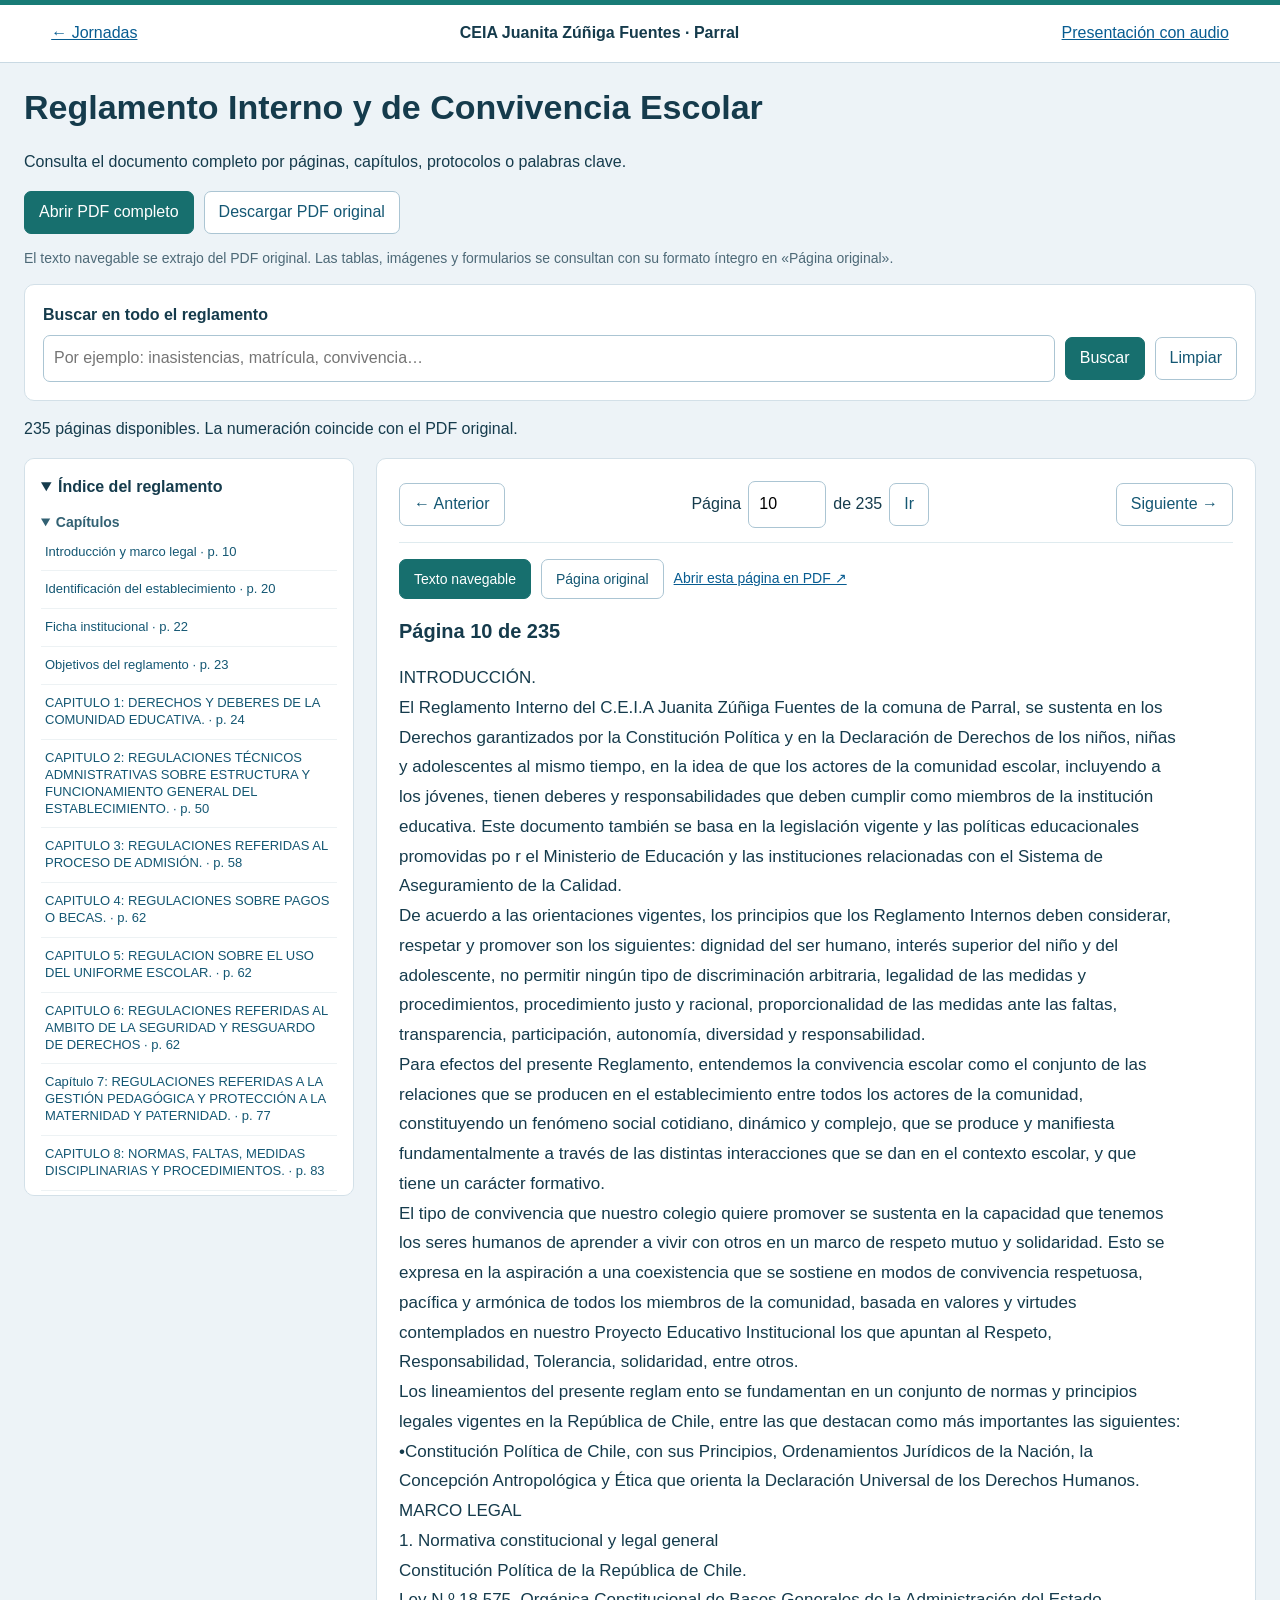
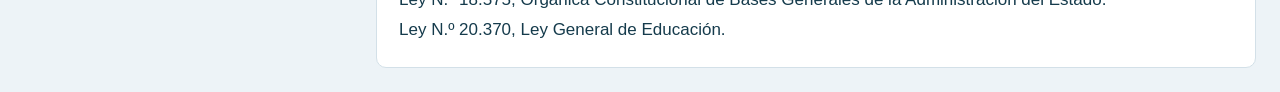
<file: reglamento/index.html>
<!doctype html><html lang="es-CL"><head><meta charset="utf-8"><meta name="viewport" content="width=device-width,initial-scale=1"><title>Reglamento navegable · CEIA Parral</title><link rel="stylesheet" href="visor.css"></head><body>
<header><a href="../index.html">← Jornadas</a><strong>CEIA Juanita Zúñiga Fuentes · Parral</strong><a href="../rice/index.html">Presentación con audio</a></header>
<main><h1>Reglamento Interno y de Convivencia Escolar</h1><p>Consulta el documento completo por páginas, capítulos, protocolos o palabras clave.</p>
<div class="downloads"><a class="primary" href="Reglamento_CEIA_2026-2027.pdf" target="_blank" rel="noopener">Abrir PDF completo</a><a href="Reglamento_CEIA_2026-2027.pdf" download>Descargar PDF original</a></div>
<p class="note">El texto navegable se extrajo del PDF original. Las tablas, imágenes y formularios se consultan con su formato íntegro en «Página original».</p>
<form id="searchForm" role="search"><label for="query">Buscar en todo el reglamento</label><div class="searchbar"><input id="query" type="search" placeholder="Por ejemplo: inasistencias, matrícula, convivencia…" autocomplete="off"><button class="primary" type="submit">Buscar</button><button id="clear" type="button">Limpiar</button></div></form>
<p id="message" role="status" aria-live="polite">Cargando documento…</p>
<div class="layout"><aside><details open><summary>Índice del reglamento</summary><nav id="index" aria-label="Índice de capítulos y anexos"></nav></details><section id="results" hidden><h2>Resultados</h2><div id="matches"></div></section></aside>
<section class="reader" aria-label="Página del reglamento"><div class="pagebar"><button id="prev" type="button">← Anterior</button><form id="pageForm"><label for="page">Página</label><input id="page" type="number" min="1" max="235" value="1"><span id="total">de 235</span><button type="submit">Ir</button></form><button id="next" type="button">Siguiente →</button></div>
<div class="viewbar"><button id="textTab" type="button" aria-pressed="true">Texto navegable</button><button id="pdfTab" type="button" aria-pressed="false">Página original</button><a id="openPage" target="_blank" rel="noopener">Abrir esta página en PDF ↗</a></div>
<h2 id="pageTitle" tabindex="-1">Página 1</h2><div id="pageText" class="page-text"></div><iframe id="pdfFrame" title="Página original del reglamento" hidden></iframe></section></div></main><script src="visor.js"></script></body></html>
</file>
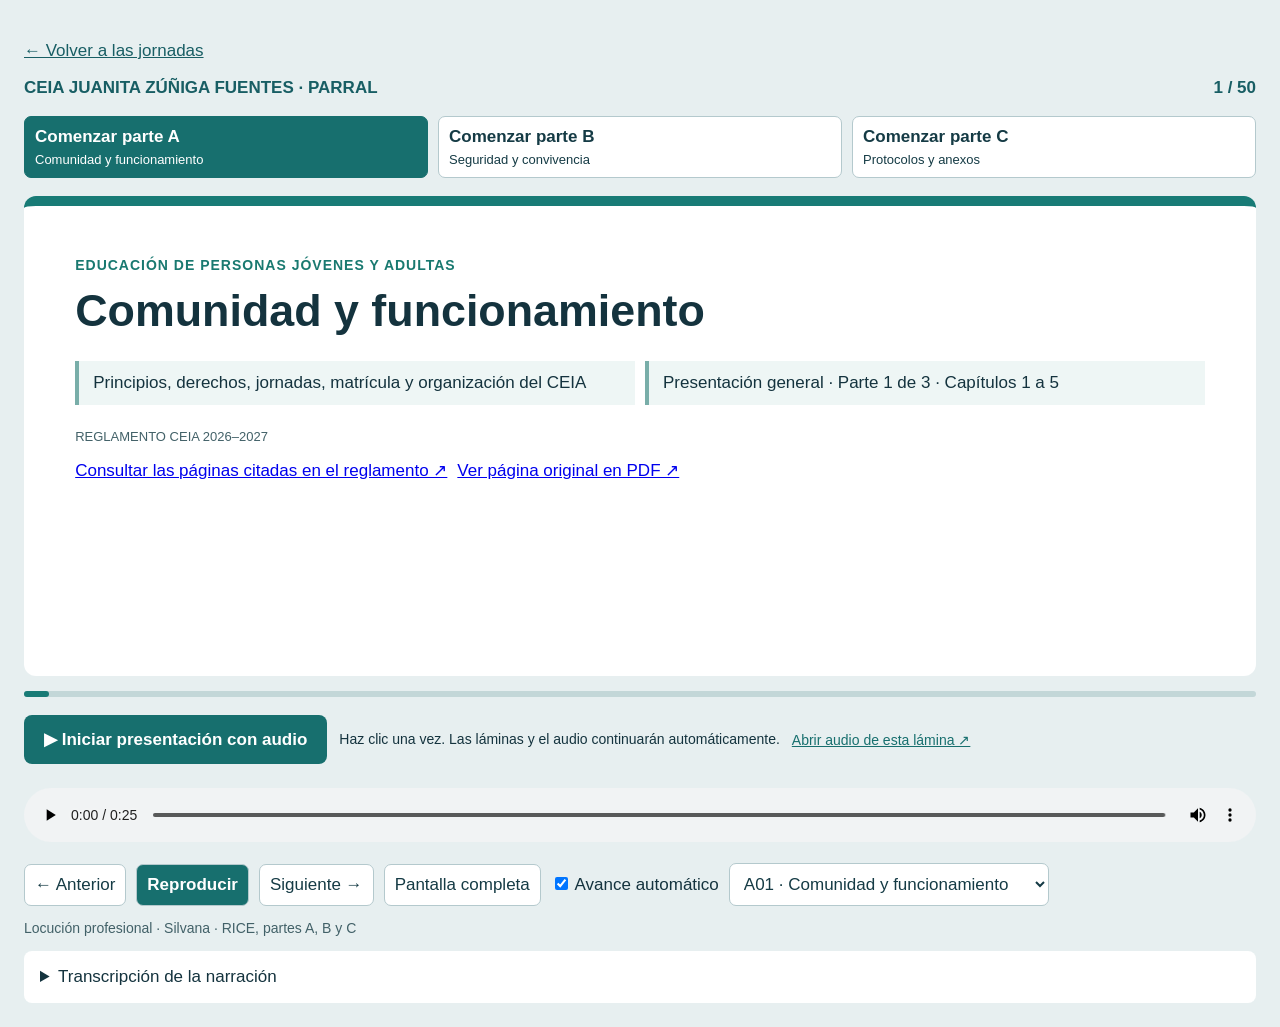
<file: rice/index.html>
<!doctype html><html lang="es-CL"><meta charset="utf-8"><meta name="viewport" content="width=device-width, initial-scale=1"><title>RICE CEIA | Presentación general narrada</title><style>*{box-sizing:border-box}body{margin:0;background:#e7eff0;color:#14333e;font:17px Arial,sans-serif}main{max-width:1300px;margin:auto;padding:24px}header{display:flex;justify-content:space-between;font-weight:bold;color:#185e64;gap:15px}.slide{margin-top:18px;background:white;border-top:10px solid #187b76;border-radius:12px;padding:clamp(20px,4vw,55px);min-height:480px}h1{font-size:clamp(24px,3.5vw,48px);margin:12px 0 25px}.tag{color:#197970;font-weight:bold;font-size:14px;letter-spacing:1px}#body{display:grid;grid-template-columns:repeat(2,1fr);gap:10px}.item{padding:10px 14px;background:#eef6f5;border-left:4px solid #79aea9;line-height:1.4}.controls{display:flex;flex-wrap:wrap;gap:10px;align-items:center;margin-top:16px}button,select{font:inherit;padding:10px;border:1px solid #b4c9cd;background:white;border-radius:7px;color:#153b45}button.primary{background:#176f6e;color:white;font-weight:bold}audio{width:100%;margin-top:16px}details{margin-top:15px;background:white;padding:16px;border-radius:8px}summary{cursor:pointer}#status{font-size:14px;color:#426168}.dense{font-size:14px}#bar{height:6px;background:#c3d7d8;border-radius:4px;margin-top:15px}#fill{height:100%;background:#187b76;border-radius:4px}select{max-width:320px}@media(max-width:650px){main{padding:12px}#body{grid-template-columns:1fr}.slide{min-height:300px}}.part-nav{display:flex;flex-wrap:wrap;gap:10px;margin:18px 0 0}.part-nav button{flex:1;min-width:200px;text-align:left;cursor:pointer}.part-nav button strong,.part-nav button small{display:block}.part-nav button small{margin-top:5px;font-size:13px}.part-nav button[aria-pressed="true"]{background:#176f6e;color:white;border-color:#176f6e}.part-nav button:focus-visible{outline:3px solid #cf951d;outline-offset:3px}</style><body><main><p><a href="../index.html" style="color:#185e64">← Volver a las jornadas</a></p><header><span>CEIA JUANITA ZÚÑIGA FUENTES · PARRAL</span><span id="count"></span></header><nav class="part-nav" aria-label="Comenzar desde una parte"><button id="partA"><strong>Comenzar parte A</strong><small>Comunidad y funcionamiento</small></button><button id="partB"><strong>Comenzar parte B</strong><small>Seguridad y convivencia</small></button><button id="partC"><strong>Comenzar parte C</strong><small>Protocolos y anexos</small></button></nav><section class="slide"><div class="tag" id="tag"></div><h1 id="title"></h1><div id="body"></div><p id="source" style="font-size:13px;color:#426168;margin-top:24px"></p><div class="controls"><a id="consultar" target="_blank" rel="noopener">Consultar las páginas citadas en el reglamento ↗</a><a id="pdfSource" target="_blank" rel="noopener">Ver página original en PDF ↗</a></div></section><div id="bar"><div id="fill"></div></div><audio id="audio" controls preload="metadata"></audio><div class="controls"><button id="prev">← Anterior</button><button class="primary" id="play">Reproducir</button><button id="next">Siguiente →</button><button id="full">Pantalla completa</button><label><input id="auto" type="checkbox" checked> Avance automático</label><select id="jump"></select></div><p id="status" role="status"></p><details><summary>Transcripción de la narración</summary><p id="speech"></p></details></main><script>const slides=[{"tag":"EDUCACIÓN DE PERSONAS JÓVENES Y ADULTAS","title":"Comunidad y funcionamiento","body":["Principios, derechos, jornadas, matrícula y organización del CEIA","Presentación general · Parte 1 de 3 · Capítulos 1 a 5"],"speech":"Bienvenidas y bienvenidos a la presentación general del Reglamento Interno y de Convivencia Escolar del CEIA Juanita Zúñiga Fuentes, de Parral. Este recorrido se divide en tres partes. Comenzaremos por los principios, los derechos y las responsabilidades de la comunidad, junto con las normas de funcionamiento. El propósito es comprender el documento y reconocer cómo orienta nuestro trabajo cotidiano.","audio":"audio/A01.mp3","source":"REGLAMENTO CEIA 2026–2027","code":"A01"},{"tag":"PARTE 1 DE 3   /   COMUNIDAD Y FUNCIONAMIENTO","title":"Cómo recorrer el reglamento","body":["Parte 1","Principios, comunidad y funcionamiento diario. Capítulos 1 a 5.","Parte 2","Seguridad, gestión pedagógica, medidas y convivencia. Capítulos 6 a 10.","Parte 3","Protocolos, procedimientos y formularios. Páginas 137 a 235."],"speech":"La presentación general tiene tres partes que se complementan. La primera aborda los capítulos 1 al 5, sobre comunidad y funcionamiento. La segunda revisa los capítulos 6 al 10, sobre seguridad, gestión pedagógica, medidas y convivencia. La tercera permite ubicar los protocolos, procedimientos y formularios. Podemos detenernos al terminar cada bloque para realizar las actividades y registrar nuestras dudas.","audio":"audio/A02.mp3","source":"Reglamento CEIA 2026–2027  /  pp. 2–9","code":"A02"},{"tag":"PARTE 1 DE 3   /   COMUNIDAD Y FUNCIONAMIENTO","title":"Introducción y marco legal","body":["Propósito","El reglamento ordena la vida institucional y promueve una convivencia formativa, respetuosa y participativa.","Principios","Dignidad, interés superior de la niñez y adolescencia, igualdad de trato, transparencia y proporcionalidad.","Marco legal","El documento reúne referencias sobre EPJA, evaluación, convivencia, seguridad y protección de derechos."],"speech":"El reglamento organiza la vida institucional y promueve una convivencia formativa, respetuosa y participativa. Su lectura considera la dignidad de las personas, la igualdad de trato, la transparencia y la proporcionalidad. También reconoce el interés superior de la niñez y la adolescencia. El documento reúne referencias sobre educación de jóvenes y adultos, evaluación, seguridad y protección de derechos.","audio":"audio/A03.mp3","source":"Reglamento CEIA 2026–2027  /  pp. 10–18","code":"A03"},{"tag":"PARTE 1 DE 3   /   COMUNIDAD Y FUNCIONAMIENTO","title":"Alcance y objetivos","body":["A quiénes se aplica","Estudiantes, familias y adultos responsables, docentes, asistentes, equipos directivos y demás integrantes de la comunidad.","Identidad EPJA","El CEIA de Parral atiende trayectorias diversas, incluidas personas que estudian mientras trabajan o cuidan a otros.","Objetivos","Orientar la convivencia, definir responsabilidades y acordar cómo actuar frente a situaciones que afectan la vida escolar."],"speech":"El reglamento se aplica a estudiantes, familias, adultos responsables, docentes, asistentes y equipos directivos. En nuestro centro conviven personas con trayectorias diversas, que muchas veces estudian mientras trabajan o cuidan a otros. Este contexto ayuda a comprender el propósito del documento: orientar la convivencia, definir responsabilidades y acordar cómo actuar ante situaciones que afectan la vida escolar.","audio":"audio/A04.mp3","source":"Reglamento CEIA 2026–2027  /  pp. 19–23","code":"A04"},{"tag":"PARTE 1 DE 3   /   COMUNIDAD Y FUNCIONAMIENTO","title":"1 · Estudiantes","body":["Derechos","Recibir trato respetuoso, acceder a apoyos y participar en la vida educativa, cultural y recreativa.","Deberes","Asistir, respetar a quienes integran el CEIA, colaborar con la convivencia y cuidar espacios y materiales."],"speech":"El capítulo 1 presenta derechos y deberes de los estudiantes. Entre los derechos están recibir un trato respetuoso, acceder a apoyos y participar en la vida educativa, cultural y recreativa. Entre los deberes se encuentran asistir, respetar a los demás, colaborar con la convivencia y cuidar los espacios y materiales. Ambos aspectos orientan las relaciones cotidianas dentro del establecimiento.","audio":"audio/A05.mp3","source":"Reglamento CEIA 2026–2027  /  pp. 24, 26–28","code":"A05"},{"tag":"PARTE 1 DE 3   /   COMUNIDAD Y FUNCIONAMIENTO","title":"1 · Docentes y equipo directivo","body":["Docentes","Ejercer su labor con respeto y colaboración. Tienen derecho a un ambiente de trabajo adecuado y a un trato digno.","Equipo directivo","Conducir el proyecto educativo y velar por el funcionamiento y la convivencia. Puede ejercer sus atribuciones dentro del marco institucional."],"speech":"Los docentes ejercen su labor con respeto y colaboración, y tienen derecho a un ambiente de trabajo adecuado y a un trato digno. El equipo directivo conduce el proyecto educativo y vela por el funcionamiento y la convivencia. Las atribuciones de cada equipo se ejercen dentro del marco institucional. Este apartado permite reconocer las responsabilidades asociadas a cada función.","audio":"audio/A06.mp3","source":"Reglamento CEIA 2026–2027  /  pp. 25, 28","code":"A06"},{"tag":"PARTE 1 DE 3   /   COMUNIDAD Y FUNCIONAMIENTO","title":"1 · Asistentes y adultos responsables","body":["Asistentes de la educación","Apoyar el funcionamiento del CEIA y la seguridad de los estudiantes. Tienen derecho a trato digno y a participar según sus funciones.","Padres, madres y tutores","Acompañar la trayectoria de menores de edad, responder a citaciones y mantener contacto con el establecimiento. Pueden solicitar información y ser escuchados."],"speech":"Los asistentes de la educación apoyan el funcionamiento del centro y la seguridad de los estudiantes. El reglamento reconoce su derecho al trato digno y a participar según sus funciones. Padres, madres y tutores acompañan la trayectoria de los menores de edad, responden a citaciones y mantienen contacto con el establecimiento. También pueden solicitar información y ser escuchados.","audio":"audio/A07.mp3","source":"Reglamento CEIA 2026–2027  /  pp. 26, 28–29","code":"A07"},{"tag":"PARTE 1 DE 3   /   COMUNIDAD Y FUNCIONAMIENTO","title":"1 · Roles y coordinación","body":["Dirección y UTP","Dirección conduce la gestión institucional. UTP coordina la gestión curricular y el acompañamiento pedagógico.","Inspectoría y convivencia","Inspectoría coordina el funcionamiento de la jornada. Convivencia y la dupla psicosocial apoyan la prevención, la intervención y el seguimiento.","Docentes y asistentes","Sostienen el trabajo de aula y de taller, la orientación a estudiantes y el funcionamiento de los espacios."],"speech":"La Dirección conduce la gestión institucional. La Unidad Técnico Pedagógica coordina el trabajo curricular y el acompañamiento pedagógico. Inspectoría organiza el funcionamiento de la jornada, mientras Convivencia y la dupla psicosocial apoyan la prevención, la intervención y el seguimiento. Docentes y asistentes sostienen el trabajo de aula, los talleres y los espacios educativos. La coordinación entre estas funciones permite dar continuidad a la atención.","audio":"audio/A08.mp3","source":"Reglamento CEIA 2026–2027  /  pp. 29–49","code":"A08"},{"tag":"PARTE 1 DE 3   /   COMUNIDAD Y FUNCIONAMIENTO","title":"2.1 y 2.2 · Niveles y jornadas","body":["Modalidades","Básica de adultos con oficios y media de adultos humanístico-científica y técnico-profesional.","Tres jornadas","Mañana, tarde y vespertina. Cada jornada tiene su propio horario y recreos."],"speech":"El establecimiento contempla educación básica de adultos con oficios y educación media de adultos, tanto humanístico científica como técnico profesional. Su funcionamiento se distribuye en tres jornadas: mañana, tarde y vespertina. Cada una tiene horarios y recreos propios. Al consultar una situación de asistencia o funcionamiento, debemos ubicar la jornada que corresponde dentro del documento.","audio":"audio/A09.mp3","source":"Reglamento CEIA 2026–2027  /  pp. 50–51","code":"A09"},{"tag":"PARTE 1 DE 3   /   COMUNIDAD Y FUNCIONAMIENTO","title":"2.3 · Horarios y cambios de actividades","body":["Horarios del reglamento","Mañana 08:30–13:15. Tarde 14:00–18:45. Vespertina 19:00–23:40. La página 51 detalla cada bloque y recreo.","Suspensión y cambios","El texto contempla la suspensión por situaciones excepcionales y establece cómo tramitarla. Los cambios de actividades se consideran en la planificación anual."],"speech":"Los horarios consignados en el reglamento son de 8:30 a 13:15 para la mañana, de 14:00 a 18:45 para la tarde y de 19:00 a 23:40 para la jornada vespertina. La página 51 detalla los bloques y recreos. El mismo apartado aborda las suspensiones excepcionales y los cambios de actividades considerados en la planificación anual.","audio":"audio/A10.mp3","source":"Reglamento CEIA 2026–2027  /  p. 51","code":"A10"},{"tag":"PARTE 1 DE 3   /   COMUNIDAD Y FUNCIONAMIENTO","title":"2.3 · Ingreso, atrasos e inasistencias","body":["Ingreso y atrasos","Entrada principal y registro en portería o Inspectoría. El reglamento distingue entre mayores y menores de edad y contempla autorizaciones especiales.","Inasistencia","Al quinto día consecutivo, profesoría jefa informa para activar el protocolo. Las justificaciones de salud se presentan en Inspectoría."],"speech":"El ingreso se realiza por la entrada principal, con registro en portería o Inspectoría. El reglamento distingue entre estudiantes mayores y menores de edad, y contempla autorizaciones especiales. Ante cinco días consecutivos de inasistencia, la profesoría jefa informa para activar el protocolo. Las justificaciones de salud se presentan en Inspectoría. Para resolver situaciones particulares, corresponde consultar las condiciones completas del apartado.","audio":"audio/A11.mp3","source":"Reglamento CEIA 2026–2027  /  pp. 52–54","code":"A11"},{"tag":"PARTE 1 DE 3   /   COMUNIDAD Y FUNCIONAMIENTO","title":"2.3 · Retiros, funcionarios y visitas","body":["Retiros","La persona adulta solicita autorización. Si el estudiante es menor de edad, lo retira su adulto responsable. En ambos casos queda registro.","Funcionarios y visitas","El personal registra ingreso y salida. Portería identifica a las visitas, registra el motivo y controla la salida."],"speech":"El retiro anticipado requiere autorización y registro. Si el estudiante es mayor de edad, solicita la autorización personalmente. Si es menor de edad, lo retira su adulto responsable. El personal registra sus ingresos y salidas. Por su parte, portería identifica a las visitas, registra el motivo de ingreso y controla la salida. Estos registros permiten respaldar el funcionamiento de la jornada.","audio":"audio/A12.mp3","source":"Reglamento CEIA 2026–2027  /  pp. 54–55","code":"A12"},{"tag":"PARTE 1 DE 3   /   COMUNIDAD Y FUNCIONAMIENTO","title":"2.4 y 2.5 · Organigrama y comunicación","body":["Organigrama","La página 56 permite ubicar los roles y la coordinación entre equipos.","Comunicación","Entrevistas, circulares, teléfono, mensajería, correo institucional y carta certificada según el propósito. Las citaciones deben quedar registradas."],"speech":"El organigrama de la página 56 permite ubicar los roles y las relaciones de coordinación. Para comunicarse, el establecimiento utiliza entrevistas, circulares, teléfono, mensajería, correo institucional y carta certificada, según el propósito. Las citaciones deben quedar registradas. La actividad de este bloque invita a reconocer qué canal corresponde utilizar y quién debe recibir la información.","audio":"audio/A13.mp3","source":"Reglamento CEIA 2026–2027  /  pp. 56–57","code":"A13"},{"tag":"PARTE 1 DE 3   /   COMUNIDAD Y FUNCIONAMIENTO","title":"3 · Admisión y matrícula","body":["Ingreso regular","El documento señala 15 años para Básica y 17 para Media al 30 de junio. Detalla documentos y firma de la matrícula de menores de edad.","Ingreso excepcional","Dirección analiza antecedentes en los casos previstos. El reglamento distingue ingreso por edad, derivación judicial y continuidad de estudios.","Matrícula durante el año","UTP evalúa la viabilidad pedagógica. Según el período, puede requerirse diagnóstico, nivelación o informe técnico-pedagógico."],"speech":"El capítulo de admisión y matrícula describe requisitos de ingreso, documentación y situaciones excepcionales. La presentación resume las edades indicadas en el documento: 15 años para básica y 17 para media, al 30 de junio. También aborda derivaciones judiciales y continuidad de estudios. Para la matrícula durante el año, la Unidad Técnico Pedagógica evalúa la viabilidad pedagógica y los antecedentes que correspondan al período.","audio":"audio/A14.mp3","source":"Reglamento CEIA 2026–2027  /  pp. 58–61","code":"A14"},{"tag":"PARTE 1 DE 3   /   COMUNIDAD Y FUNCIONAMIENTO","title":"4 y 5 · Pagos, becas y uniforme","body":["Capítulo 4","El texto establece que el CEIA no cobra por la matrícula.","Capítulo 5","El establecimiento no contempla el uso de uniforme escolar."],"speech":"Los capítulos 4 y 5 presentan dos condiciones de funcionamiento del establecimiento. El texto señala que el centro no cobra por la matrícula y que no contempla el uso de uniforme escolar. Estas disposiciones forman parte de la información que debe conocer la comunidad educativa. Con este apartado cerramos la revisión de los primeros cinco capítulos.","audio":"audio/A15.mp3","source":"Reglamento CEIA 2026–2027  /  p. 62","code":"A15"},{"tag":"TRABAJO EN GRUPO","title":"¿Qué canal usarías?","body":["Caso ficticio","Una estudiante debe retirarse antes de clases por una responsabilidad de cuidado. Otra persona consulta si todavía puede matricularse en septiembre.","Conversación","¿Quién atiende cada solicitud? ¿Qué dato debe quedar registrado y qué antecedentes se deben revisar?"],"speech":"Hagamos una pausa para trabajar con dos situaciones ficticias. Una estudiante necesita retirarse antes del término de clases por una responsabilidad de cuidado. Otra persona consulta si todavía puede matricularse en septiembre. Desde tu función, identifica quién atiende cada solicitud, qué información debe registrarse y qué antecedentes se necesitan revisar. Puedes pausar la presentación para elaborar tus respuestas y consultar las páginas señaladas.","audio":"audio/A16.mp3","source":"Reglamento CEIA 2026–2027  /  Actividad · pp. 52–61","code":"A16"},{"tag":"EDUCACIÓN DE PERSONAS JÓVENES Y ADULTAS","title":"Seguridad y convivencia","body":["Gestión pedagógica, resguardos, medidas y participación de la comunidad","Presentación general · Parte 2 de 3 · Capítulos 6 a 10"],"speech":"Continuamos con la segunda parte de la presentación general del reglamento. Revisaremos los capítulos 6 al 10, que abordan seguridad, gestión pedagógica, medidas y convivencia. El recorrido permitirá reconocer los resguardos previstos en el documento, las responsabilidades de los equipos y las instancias de participación. Al finalizar, trabajaremos una actividad para distinguir distintas rutas de actuación.","audio":"audio/B01.mp3","source":"REGLAMENTO CEIA 2026–2027","code":"B01"},{"tag":"PARTE 2 DE 3   /   SEGURIDAD Y CONVIVENCIA","title":"6.1 y 6.2 · Seguridad y derechos","body":["6.1 Plan Integral de Seguridad Escolar","El comité y su coordinación elaboran el PISE. El Consejo Escolar lo aprueba y el establecimiento lo actualiza al menos una vez por año escolar.","6.2 Vulneración de derechos","Contempla prevención, capacitación y un protocolo para actuar cuando se detecta una situación que afecta derechos de estudiantes."],"speech":"El punto 6.1 aborda el Plan Integral de Seguridad Escolar. Según el reglamento, el comité y su coordinación lo elaboran, el Consejo Escolar lo aprueba y el establecimiento lo actualiza al menos una vez por año escolar. El punto 6.2 contempla prevención, capacitación y un protocolo de actuación frente a situaciones que afectan los derechos de los estudiantes.","audio":"audio/B02.mp3","source":"Reglamento CEIA 2026–2027  /  pp. 62–63","code":"B02"},{"tag":"PARTE 2 DE 3   /   SEGURIDAD Y CONVIVENCIA","title":"6.3 y 6.4 · Prevención y actuación","body":["6.3 Agresiones sexuales","Prevé acciones de prevención e información y remite al protocolo frente a hechos que afectan la integridad de estudiantes.","6.4 Drogas y alcohol","Contempla acciones preventivas para estudiantes y funcionarios y remite al protocolo para abordar las situaciones que se detecten."],"speech":"Los puntos 6.3 y 6.4 presentan acciones de prevención y orientaciones de actuación. El primero aborda agresiones sexuales y hechos que afectan la integridad de los estudiantes. El segundo trata situaciones relacionadas con drogas y alcohol. Ambos apartados remiten a protocolos específicos. Esta presentación permite ubicar esos instrumentos, cuyos pasos y responsables deben consultarse en el documento completo.","audio":"audio/B03.mp3","source":"Reglamento CEIA 2026–2027  /  pp. 63–65","code":"B03"},{"tag":"PARTE 2 DE 3   /   SEGURIDAD Y CONVIVENCIA","title":"6.5 y 6.6 · Accidentes e higiene","body":["6.5 Accidentes escolares","El capítulo remite al protocolo del Anexo 05, que contiene actuación y declaración del accidente.","6.6 Higiene","Define responsabilidades y registros de aseo, desinfección, ventilación y control de plagas. Incluye procedimientos ante enfermedades infectocontagiosas y sobre vacunación."],"speech":"El punto 6.5 remite al protocolo de accidentes escolares del anexo 5, que incluye la actuación y la declaración del accidente. El punto 6.6 define responsabilidades y registros de aseo, desinfección, ventilación y control de plagas. También aborda enfermedades infectocontagiosas y vacunación. Estos contenidos vinculan el cuidado de las personas con la organización y el mantenimiento de los espacios.","audio":"audio/B04.mp3","source":"Reglamento CEIA 2026–2027  /  pp. 65–77","code":"B04"},{"tag":"PARTE 2 DE 3   /   SEGURIDAD Y CONVIVENCIA","title":"7.1 y 7.2 · Gestión pedagógica","body":["7.1 Regulaciones técnico-pedagógicas","El apartado remite al Reglamento de Evaluación del establecimiento.","7.2 Evaluación y promoción","Para revisar los criterios y procedimientos que rigen la evaluación y la promoción, el capítulo remite al mismo instrumento."],"speech":"Los puntos 7.1 y 7.2 se refieren a las regulaciones técnico pedagógicas, la evaluación y la promoción. En ambos casos, el capítulo remite al Reglamento de Evaluación del establecimiento. Para conocer criterios y procedimientos concretos, corresponde consultar ese instrumento. Así podemos distinguir qué materias desarrolla directamente el reglamento interno y cuáles se encuentran reguladas en documentos complementarios.","audio":"audio/B05.mp3","source":"Reglamento CEIA 2026–2027  /  p. 77","code":"B05"},{"tag":"PARTE 2 DE 3   /   SEGURIDAD Y CONVIVENCIA","title":"7.3 · Embarazo, maternidad y paternidad","body":["Continuidad de estudios","El protocolo orienta el acompañamiento y el apoyo para mantener la trayectoria educativa.","Asistencia y permisos","Contempla flexibilidad justificada y registro de asistencia, permisos e ingresos o retiros, según la situación."],"speech":"El punto 7.3 aborda el acompañamiento ante embarazo, maternidad y paternidad. Su propósito es apoyar la continuidad de la trayectoria educativa. El apartado contempla flexibilidad justificada y registros de asistencia, permisos, ingresos y retiros según cada situación. La revisión del protocolo permite reconocer los apoyos previstos y la coordinación necesaria para acompañar al estudiante.","audio":"audio/B06.mp3","source":"Reglamento CEIA 2026–2027  /  pp. 77–81","code":"B06"},{"tag":"PARTE 2 DE 3   /   SEGURIDAD Y CONVIVENCIA","title":"7.4 · Salidas pedagógicas y giras","body":["Planificación","La salida se vincula a objetivos de aprendizaje y requiere organizar responsables, documentación y condiciones de seguridad.","Menores de edad","Se requiere autorización escrita. El CEIA debe asegurar la continuidad educativa de quienes no puedan participar."],"speech":"Las salidas pedagógicas se vinculan con objetivos de aprendizaje y requieren planificar responsables, documentación y condiciones de seguridad. Para estudiantes menores de edad se contempla autorización escrita. El establecimiento debe asegurar la continuidad educativa de quienes no puedan participar. Al organizar una actividad fuera del centro, debemos consultar tanto este apartado como el protocolo correspondiente.","audio":"audio/B07.mp3","source":"Reglamento CEIA 2026–2027  /  pp. 81–82","code":"B07"},{"tag":"PARTE 2 DE 3   /   SEGURIDAD Y CONVIVENCIA","title":"8.1 · Conductas esperadas y faltas","body":["Conductas esperadas","El capítulo explicita acuerdos relacionados con el aula, el trato, el cuidado de recursos y la participación en las actividades.","Tablas por estamento","Clasifican faltas y respuestas para estudiantes, funcionarios y padres, madres, apoderados o tutores. Se debe consultar la fila aplicable a cada caso."],"speech":"El capítulo 8 presenta conductas esperadas relacionadas con el aula, el trato, el cuidado de recursos y la participación. También incluye tablas de faltas y respuestas diferenciadas para estudiantes, funcionarios y adultos responsables. Para revisar una situación, corresponde identificar el estamento y consultar la fila aplicable. Las tablas permiten relacionar la conducta descrita con las respuestas previstas en el reglamento.","audio":"audio/B08.mp3","source":"Reglamento CEIA 2026–2027  /  pp. 83–108","code":"B08"},{"tag":"PARTE 2 DE 3   /   SEGURIDAD Y CONVIVENCIA","title":"8.2 · Medidas frente a las faltas","body":["Apoyos formativos","El texto contempla reflexión, diálogo, reparación y acompañamiento para mejorar la convivencia.","Otras medidas","Presenta medidas administrativas, protectoras y disciplinarias. Su elección depende del contexto, el estamento y las características de la conducta."],"speech":"El punto 8.2 contempla apoyos formativos, como reflexión, diálogo, reparación y acompañamiento. También presenta medidas administrativas, protectoras y disciplinarias. La elección depende del contexto, del estamento y de las características de la conducta. Al revisar una situación concreta, debemos consultar la descripción de cada medida y el procedimiento que corresponde aplicar.","audio":"audio/B09.mp3","source":"Reglamento CEIA 2026–2027  /  pp. 108–112","code":"B09"},{"tag":"PARTE 2 DE 3   /   SEGURIDAD Y CONVIVENCIA","title":"8.3 · Debido proceso","body":["Indagación","Registrar hechos, reunir antecedentes, escuchar a las partes y resguardar la dignidad y la privacidad.","Decisión y revisión","Documentar fundamentos, notificar conforme al procedimiento y aplicar los mecanismos de reconsideración que correspondan.","Seguimiento y protección","Registrar acuerdos, citaciones y apoyos. El capítulo contempla la solicitud de medidas de protección ante vulneración de derechos de menores."],"speech":"El debido proceso comprende registrar los hechos, reunir antecedentes y escuchar a las partes, resguardando su dignidad y privacidad. Las decisiones deben contar con fundamentos documentados y notificarse conforme al procedimiento. El capítulo contempla mecanismos de reconsideración y el registro de acuerdos, citaciones y apoyos. También aborda medidas de protección ante vulneraciones de derechos de menores de edad.","audio":"audio/B10.mp3","source":"Reglamento CEIA 2026–2027  /  pp. 112–119","code":"B10"},{"tag":"PARTE 2 DE 3   /   SEGURIDAD Y CONVIVENCIA","title":"8.4 · Reconocimientos","body":["Funcionarios","El reglamento considera el reconocimiento anual por el desempeño en la labor.","Estudiantes","El establecimiento contempla reconocimientos por asistencia y rendimiento académico anual."],"speech":"El reglamento incorpora reconocimientos para distintos integrantes de la comunidad. Para los funcionarios considera el desempeño anual de su labor. Para los estudiantes contempla la asistencia y el rendimiento académico anual. Este apartado complementa la revisión de conductas y medidas, mostrando cómo el establecimiento reconoce aspectos positivos de la participación y del trabajo educativo.","audio":"audio/B11.mp3","source":"Reglamento CEIA 2026–2027  /  pp. 119–120","code":"B11"},{"tag":"PARTE 2 DE 3   /   SEGURIDAD Y CONVIVENCIA","title":"9 · Enfoque de convivencia educativa","body":["Convivencia en EPJA","El CEIA promueve el buen trato, la participación, el bienestar y relaciones respetuosas entre personas con distintas experiencias y trayectorias.","Articulación institucional","Las acciones se coordinan con el Plan de Gestión de Convivencia, el PEI y otros instrumentos institucionales."],"speech":"La convivencia en educación de jóvenes y adultos considera personas con distintas experiencias y trayectorias. El centro promueve el buen trato, la participación, el bienestar y las relaciones respetuosas. Las acciones se articulan con el Plan de Gestión de Convivencia, el Proyecto Educativo Institucional y otros instrumentos. Esta coordinación permite relacionar la convivencia con los propósitos educativos del establecimiento.","audio":"audio/B12.mp3","source":"Reglamento CEIA 2026–2027  /  pp. 120–122","code":"B12"},{"tag":"PARTE 2 DE 3   /   SEGURIDAD Y CONVIVENCIA","title":"9.1 · Consejo Escolar","body":["Composición","Participan Dirección y representantes de los estamentos señalados en el reglamento. El capítulo explica cómo integrar a otros miembros.","Funcionamiento","El apartado describe las funciones, las sesiones y el alcance de sus facultades."],"speech":"El Consejo Escolar reúne a la Dirección y a representantes de los estamentos señalados en el reglamento. El apartado explica su composición, la incorporación de otros miembros y su funcionamiento. También describe las funciones, las sesiones y el alcance de sus facultades. Al revisar este punto, interesa reconocer cómo participa cada estamento y cómo se canalizan sus aportes.","audio":"audio/B13.mp3","source":"Reglamento CEIA 2026–2027  /  pp. 122–124","code":"B13"},{"tag":"PARTE 2 DE 3   /   SEGURIDAD Y CONVIVENCIA","title":"9.2 y 9.3 · Equipo y plan de convivencia","body":["9.2 Encargada de Convivencia","Coordina acciones, orienta y capacita, apoya entrevistas e indagaciones y realiza seguimiento. La dupla ofrece apoyo psicológico y social y coordina con redes.","9.3 Plan de Gestión","El punto remite al anexo. El propio reglamento asigna a la encargada la elaboración e implementación del plan con aportes de la comunidad y coherencia con el PEI y PME."],"speech":"La encargada de Convivencia coordina acciones, orienta y capacita, apoya entrevistas e indagaciones y realiza seguimiento. La dupla psicosocial ofrece apoyo psicológico y social, y coordina con redes. El reglamento asigna a la encargada la elaboración e implementación del Plan de Gestión, con aportes de la comunidad y coherencia con el proyecto educativo y el Plan de Mejoramiento Educativo.","audio":"audio/B14.mp3","source":"Reglamento CEIA 2026–2027  /  pp. 125–126","code":"B14"},{"tag":"PARTE 2 DE 3   /   SEGURIDAD Y CONVIVENCIA","title":"9.4 · Prevención, reparación y medidas","body":["Prevención","Difusión de normas y acciones de sensibilización, monitoreo y autorregulación.","Reparación y medidas","Promueve reconocer y reparar el daño. También describe medidas aplicables al personal y la solicitud de investigación al sostenedor en los casos previstos."],"speech":"El punto 9.4 considera la difusión de normas y acciones de sensibilización, monitoreo y autorregulación. En materia de reparación, promueve reconocer el daño y desarrollar acciones para repararlo. También describe medidas aplicables al personal y la solicitud de investigación al sostenedor en los casos previstos. Cada actuación requiere considerar las responsabilidades y atribuciones establecidas en el documento.","audio":"audio/B15.mp3","source":"Reglamento CEIA 2026–2027  /  pp. 126–129","code":"B15"},{"tag":"PARTE 2 DE 3   /   SEGURIDAD Y CONVIVENCIA","title":"9.5 · Gestión colaborativa de conflictos","body":["Herramientas","Negociación, mediación y conciliación. Se requiere participación voluntaria y equilibrio entre las partes.","Límites y reclamos","Las situaciones gravísimas siguen la vía correspondiente. El apartado regula recepción de reclamos, resguardo, plazos y derivaciones."],"speech":"La gestión colaborativa contempla negociación, mediación y conciliación. El reglamento requiere participación voluntaria y equilibrio entre las partes. Las situaciones gravísimas siguen la vía correspondiente. El apartado también regula la recepción de reclamos, los resguardos, los plazos y las derivaciones. Para elegir una herramienta, debemos revisar si existen las condiciones que exige el procedimiento.","audio":"audio/B16.mp3","source":"Reglamento CEIA 2026–2027  /  pp. 129–133","code":"B16"},{"tag":"PARTE 2 DE 3   /   SEGURIDAD Y CONVIVENCIA","title":"9.6 y 9.7 · Prevención y participación","body":["9.6 Maltrato, acoso y violencia","Contempla acciones preventivas a cargo de Convivencia. El protocolo específico figura en el Anexo 03 de la primera serie.","9.7 Participación","Regula instancias de participación y coordinación, entre ellas el Consejo de Profesores y el Centro de Estudiantes."],"speech":"El punto 9.6 contempla acciones preventivas frente a maltrato, acoso y violencia, a cargo de Convivencia. El protocolo específico se encuentra en el anexo 3 de la primera serie. El punto 9.7 regula instancias de participación y coordinación, entre ellas el Consejo de Profesores y el Centro de Estudiantes. Estos espacios forman parte de la organización de la comunidad educativa.","audio":"audio/B17.mp3","source":"Reglamento CEIA 2026–2027  /  pp. 133–136","code":"B17"},{"tag":"PARTE 2 DE 3   /   SEGURIDAD Y CONVIVENCIA","title":"10 · Actualización y difusión","body":["Revisión","El CEIA revisa y actualiza el reglamento al menos una vez al año, consulta al Consejo Escolar y registra el proceso de difusión.","Acceso","El texto indica dónde consultar ejemplares y cómo se informa de las modificaciones a la comunidad."],"speech":"El capítulo 10 aborda la revisión y difusión del reglamento. El texto establece una actualización al menos anual, con consulta al Consejo Escolar y registro del proceso de difusión. También indica dónde consultar ejemplares y cómo informar las modificaciones. Para que el documento oriente el trabajo cotidiano, la comunidad necesita conocerlo y poder acceder a su versión correspondiente.","audio":"audio/B18.mp3","source":"Reglamento CEIA 2026–2027  /  p. 136","code":"B18"},{"tag":"TRABAJO EN GRUPO","title":"¿Qué corresponde activar?","body":["Caso ficticio","Dos estudiantes discrepan en un trabajo de taller. En otro curso, una persona denuncia hostigamiento reiterado.","Conversación","¿Cuándo se cumplen las condiciones para una gestión colaborativa? ¿En cuál de los casos corresponde consultar el protocolo y adoptar resguardos?"],"speech":"Detengámonos en dos situaciones ficticias. En un taller, dos estudiantes discrepan durante un trabajo. En otro curso, una persona denuncia hostigamiento reiterado. Revisa en cuál se cumplen las condiciones para una gestión colaborativa y en cuál corresponde consultar un protocolo y adoptar resguardos. Fundamenta tu respuesta en los apartados señalados. Puedes pausar la presentación y registrar tus conclusiones antes de continuar.","audio":"audio/B19.mp3","source":"Reglamento CEIA 2026–2027  /  Actividad · pp. 109–133","code":"B19"},{"tag":"EDUCACIÓN DE PERSONAS JÓVENES Y ADULTAS","title":"Protocolos y anexos","body":["Dónde encontrar la ruta de actuación y los formularios del CEIA","Presentación general · Parte 3 de 3 · Páginas 137 a 235"],"speech":"Comenzamos la tercera y última parte de la presentación general: protocolos y anexos. Este bloque permite ubicar las rutas de actuación y los formularios del reglamento. Su propósito es que sepamos dónde consultar cuando se presenta una situación concreta. Revisaremos los títulos y las referencias de las secciones, y cerraremos con una actividad de búsqueda y aplicación.","audio":"audio/C01.mp3","source":"REGLAMENTO CEIA 2026–2027","code":"C01"},{"tag":"PARTE 3 DE 3   /   PROTOCOLOS Y ANEXOS","title":"Cómo encontrar el protocolo","body":["Primera serie","La sección «Anexos protocolos reglamento interno» comienza en la página 137 y contiene siete anexos.","Segunda serie","La sección «Procedimientos de actuación» comienza en la página 169 y reinicia la numeración. Busca por título y página."],"speech":"El documento reúne dos series de anexos. La primera comienza en la página 137, bajo la sección de protocolos del reglamento interno, y contiene siete anexos. La segunda comienza en la página 169, como procedimientos de actuación, y reinicia la numeración. Por eso, al buscar una ruta, conviene identificar el título y la página además del número de anexo.","audio":"audio/C02.mp3","source":"Reglamento CEIA 2026–2027  /  pp. 7–9 y 137–235","code":"C02"},{"tag":"PARTE 3 DE 3   /   PROTOCOLOS Y ANEXOS","title":"Anexos 01 a 03 · Protección y buen trato","body":["01 Vulneración de derechos · p. 137","Orienta la actuación y el resguardo ante amenazas o vulneraciones de derechos.","02 Agresiones sexuales · p. 139","Establece una ruta institucional ante agresiones o hechos de connotación sexual que afectan a estudiantes.","03 Maltrato, acoso o violencia · p. 142","Organiza la recepción de antecedentes, el resguardo, el procedimiento y el seguimiento."],"speech":"Los tres primeros anexos se relacionan con protección y buen trato. El de vulneración de derechos comienza en la página 137. El de agresiones sexuales y hechos de connotación sexual comienza en la 139. El de maltrato, acoso o violencia comienza en la 142. Estas referencias permiten consultar la recepción de antecedentes, los resguardos y las actuaciones que describe cada protocolo.","audio":"audio/C03.mp3","source":"Reglamento CEIA 2026–2027  /  pp. 137, 139 y 142","code":"C03"},{"tag":"PARTE 3 DE 3   /   PROTOCOLOS Y ANEXOS","title":"Anexos 04 y 05 · Alcohol, drogas y accidentes","body":["04 Drogas y alcohol · p. 154","Ordena la actuación ante situaciones relacionadas con estas sustancias en el establecimiento.","05 Accidentes escolares · p. 158","Describe atención, aviso, derivación y registro. Incluye la declaración de accidente escolar."],"speech":"El anexo 4, sobre drogas y alcohol, comienza en la página 154 y organiza la actuación ante situaciones relacionadas con estas sustancias. El anexo 5, de accidentes escolares, comienza en la página 158. Describe atención, aviso, derivación y registro, e incluye la declaración de accidente escolar. Para actuar, corresponde revisar los pasos completos del protocolo aplicable.","audio":"audio/C04.mp3","source":"Reglamento CEIA 2026–2027  /  pp. 154 y 158","code":"C04"},{"tag":"PARTE 3 DE 3   /   PROTOCOLOS Y ANEXOS","title":"Anexos 06 y 07 · Salidas y desregulación","body":["06 Salidas pedagógicas y giras","Amplía las orientaciones para organizar actividades fuera del establecimiento.","07 Desregulación emocional y conductual","Contiene orientaciones de respuesta y atención ante episodios de desregulación."],"speech":"Los anexos 6 y 7 abordan dos materias distintas. El de salidas pedagógicas y giras amplía las orientaciones para organizar actividades fuera del establecimiento. El de desregulación emocional y conductual contiene orientaciones de respuesta y atención ante estos episodios. Al consultar los anexos, debemos identificar cuál corresponde a la situación y revisar sus indicaciones específicas.","audio":"audio/C05.mp3","source":"Reglamento CEIA 2026–2027  /  p. 163","code":"C05"},{"tag":"PARTE 3 DE 3   /   PROTOCOLOS Y ANEXOS","title":"Procedimientos 01 y 02 · Seguridad inmediata","body":["01 Porte de armas · p. 169","Consultar la ruta de aviso, protección y coordinación institucional establecida en el documento.","02 Fuga o cimarra · p. 171","Consultar el procedimiento cuando se detecta la salida o ausencia no autorizada del establecimiento."],"speech":"La segunda serie comienza con procedimientos de seguridad inmediata. El de porte de armas se encuentra desde la página 169 y contempla aviso, protección y coordinación institucional. El de fuga o cimarra comienza en la 171 y aborda salidas o ausencias no autorizadas. Estas láminas sirven para localizar la ruta de actuación establecida en el documento.","audio":"audio/C06.mp3","source":"Reglamento CEIA 2026–2027  /  pp. 169 y 171","code":"C06"},{"tag":"PARTE 3 DE 3   /   PROTOCOLOS Y ANEXOS","title":"Procedimientos 03 a 05 · Riesgo y crisis","body":["03 Riesgo suicida · p. 172","Orienta la activación del apoyo y la coordinación ante señales de riesgo.","04 Intento suicida y posvención · p. 174","Incluye acciones posteriores y un apartado de respuesta institucional de 24 horas desde la p. 176.","05 Intervención en crisis · p. 178","Ordena la respuesta institucional y el acompañamiento durante una crisis."],"speech":"Los procedimientos 3 al 5 abordan riesgo suicida, intento suicida, posvención e intervención en crisis. Se ubican entre las páginas 172 y 178. El documento incluye un apartado de respuesta institucional de 24 horas desde la página 176. Frente a estas materias, debemos consultar directamente las indicaciones, los apoyos y la coordinación que establece el procedimiento correspondiente.","audio":"audio/C07.mp3","source":"Reglamento CEIA 2026–2027  /  pp. 172–178","code":"C07"},{"tag":"PARTE 3 DE 3   /   PROTOCOLOS Y ANEXOS","title":"Procedimientos 06 a 08 · Inclusión y apoyo","body":["06 Estudiantes migrantes · p. 181","Consultar las orientaciones para su incorporación y atención.","07 Estudiantes transgénero · p. 181","Consultar el procedimiento de reconocimiento y resguardo de derechos en el contexto educativo.","08 Dupla psicosocial · p. 184","Orienta la atención y derivación a los profesionales de apoyo."],"speech":"Los procedimientos 6 al 8 reúnen orientaciones sobre estudiantes migrantes, estudiantes transgénero y atención de la dupla psicosocial. Los dos primeros comienzan en la página 181 y abordan incorporación, reconocimiento y resguardo de derechos. El de la dupla comienza en la 184 y orienta la atención y derivación a profesionales de apoyo.","audio":"audio/C08.mp3","source":"Reglamento CEIA 2026–2027  /  pp. 181 y 184","code":"C08"},{"tag":"PARTE 3 DE 3   /   PROTOCOLOS Y ANEXOS","title":"Procedimientos 09 a 11 · Registro y salud","body":["09 Hurtos y siniestros · p. 185","Establece el procedimiento institucional ante ocurrencia o aviso de estos hechos.","10 Licencias y certificados · p. 186","Indica cómo recepcionar y registrar documentación de salud.","11 Medicamentos · p. 187","Consultar el procedimiento y los respaldos para administrar medicamentos a estudiantes."],"speech":"Los procedimientos 9 al 11 se encuentran entre las páginas 185 y 187. Abordan hurtos y siniestros, recepción de licencias y certificados, y administración de medicamentos a estudiantes. Para cada materia, corresponde consultar la ruta institucional y los respaldos que exige el documento. La presentación facilita su ubicación sin reemplazar la revisión del procedimiento completo.","audio":"audio/C09.mp3","source":"Reglamento CEIA 2026–2027  /  pp. 185–187","code":"C09"},{"tag":"PARTE 3 DE 3   /   PROTOCOLOS Y ANEXOS","title":"Procedimiento 12 · Trayectoria y revinculación","body":["12.1 Inasistencias · p. 191","Describe la actuación ante ausencias para dar seguimiento a la trayectoria educativa.","12.2 Baja de matrícula · p. 192","Establece el procedimiento institucional para una eventual baja del registro.","12.3 Declaración jurada · p. 194","Contiene el formulario asociado a la baja de matrícula."],"speech":"El procedimiento 12 reúne apartados relacionados con la trayectoria educativa. Las inasistencias se abordan desde la página 191. La eventual baja de matrícula se desarrolla desde la 192, y la declaración jurada asociada se encuentra en la 194. Estas secciones permiten ubicar las actuaciones de seguimiento y la documentación correspondiente a cada etapa.","audio":"audio/C10.mp3","source":"Reglamento CEIA 2026–2027  /  pp. 191–194","code":"C10"},{"tag":"PARTE 3 DE 3   /   PROTOCOLOS Y ANEXOS","title":"Procedimientos 13 a 15 · Género y tecnología","body":["13 Violencia de género · p. 195","Describe la actuación institucional frente a situaciones de violencia de género.","14 Dispositivos móviles · p. 196","Contiene restricciones, condiciones y excepciones de uso en el contexto educativo.","15 Cámaras de televigilancia · p. 204","Regula el uso institucional de cámaras y el tratamiento de las grabaciones."],"speech":"Los procedimientos 13 al 15 abordan violencia de género, dispositivos móviles y cámaras de televigilancia. Se encuentran en las páginas 195, 196 y 204, respectivamente. El primero describe la actuación institucional. Los otros regulan condiciones y excepciones de uso de dispositivos, junto con el uso de cámaras y el tratamiento de grabaciones. Para resolver dudas, debemos revisar las disposiciones completas.","audio":"audio/C11.mp3","source":"Reglamento CEIA 2026–2027  /  pp. 195, 196 y 204","code":"C11"},{"tag":"PARTE 3 DE 3   /   PROTOCOLOS Y ANEXOS","title":"Procedimientos 16 y 17 · Medidas y reclamos","body":["16.1 Expulsión y cancelación · p. 209","Detalla la ruta aplicable a estas medidas, incluidos los pasos del procedimiento.","16.2 Aula Segura · p. 212","Presenta el procedimiento especial contemplado en el documento.","17 Canales de atención · p. 215","Ubica los canales para denuncias, reclamos, sugerencias, propuestas y otros requerimientos."],"speech":"El procedimiento 16 aborda expulsión y cancelación de matrícula desde la página 209, y el procedimiento especial de Aula Segura desde la 212. El procedimiento 17, desde la página 215, reúne canales de atención para denuncias, reclamos, sugerencias y otros requerimientos. En estas materias, corresponde consultar la ruta íntegra, sus pasos y las atribuciones que establece el documento.","audio":"audio/C12.mp3","source":"Reglamento CEIA 2026–2027  /  pp. 209, 212 y 215","code":"C12"},{"tag":"PARTE 3 DE 3   /   PROTOCOLOS Y ANEXOS","title":"Procedimientos 18 a 21 · Citación y constancia","body":["18 Seguridad, orden y respeto · p. 220","Contiene el procedimiento institucional y un certificado de asistencia y justificativo laboral en la p. 225.","19 y 20 Actas · pp. 226–227","Formularios para registrar coordinaciones y entrevistas.","21 Citación y visita · p. 228","Formatos de citación al adulto responsable y aviso de visita domiciliaria."],"speech":"Los procedimientos 18 al 21 incluyen seguridad, orden y respeto, junto con formularios de respaldo. Encontramos un certificado de asistencia y justificativo laboral en la página 225. Las actas de coordinación y entrevista se ubican en las páginas 226 y 227. Los formatos de citación al adulto responsable y aviso de visita domiciliaria comienzan en la página 228.","audio":"audio/C13.mp3","source":"Reglamento CEIA 2026–2027  /  pp. 220, 225–228","code":"C13"},{"tag":"PARTE 3 DE 3   /   PROTOCOLOS Y ANEXOS","title":"Procedimientos 22 y 23 · Matrícula y condicionalidad","body":["22 Expulsión y cancelación · p. 229","Apartado adicional de consulta sobre el procedimiento, junto con el Anexo 16.","23 Condicionalidad · p. 230","Describe causales, activación, seguimiento y revisión. El formato de acta figura en la p. 234."],"speech":"El procedimiento 22 contiene un apartado adicional sobre expulsión y cancelación de matrícula, en la página 229, que debe consultarse junto con el anexo 16. El procedimiento 23 desarrolla la condicionalidad desde la página 230, con causales, activación, seguimiento y revisión. Su formato de acta se encuentra en la página 234. Las referencias permiten ubicar los apartados relacionados antes de actuar.","audio":"audio/C14.mp3","source":"Reglamento CEIA 2026–2027  /  pp. 229–234","code":"C14"},{"tag":"TRABAJO EN GRUPO","title":"¿Qué documento respalda la actuación?","body":["Caso ficticio","Un estudiante acumula inasistencias. En la entrevista de seguimiento, comenta que ha recibido mensajes hostiles de alguien del curso.","Conversación","¿Dónde se consulta la ruta de asistencia? ¿Qué protocolo corresponde revisar por los mensajes? ¿En qué formulario se deja constancia de la entrevista?"],"speech":"Cerramos la presentación general con una situación ficticia. Un estudiante acumula inasistencias y, durante la entrevista de seguimiento, comenta que recibe mensajes hostiles de alguien del curso. Identifica dónde consultar la ruta de asistencia, qué protocolo revisar por los mensajes y en qué formulario dejar constancia de la entrevista. Pausa la presentación para responder y registrar tus dudas. Estas conclusiones servirán de base para profundizar en los temas específicos de la segunda jornada.","audio":"audio/C15.mp3","source":"Reglamento CEIA 2026–2027  /  Actividad · pp. 142, 191 y 227","code":"C15"}];const $=id=>document.getElementById(id);const partStarts={A:0,B:16,C:35};const requestedPart=(new URLSearchParams(location.search).get('parte')||'A').toUpperCase();let i=partStarts[requestedPart]??0;const audio=$('audio');function show(){const s=slides[i];for(const p of ['A','B','C'])$('part'+p).setAttribute('aria-pressed',String(s.code.startsWith(p)));$('tag').textContent=s.tag;$('title').textContent=s.title;$('count').textContent=(i+1)+' / '+slides.length;$('fill').style.width=(i+1)/slides.length*100+'%';$('speech').textContent=s.speech;$('source').textContent=s.source;const pageRef=s.source.match(/(?:pp?\.?|páginas?|página)\s*(\d+)/i);const sourcePage=pageRef?Number(pageRef[1]):10;$('consultar').href='../reglamento/index.html?pagina='+sourcePage;$('pdfSource').href='../reglamento/Reglamento_CEIA_2026-2027.pdf#page='+sourcePage;$('body').className=s.body.length>12?'dense':'';$('body').replaceChildren(...s.body.map(x=>{let el=document.createElement('div');el.className='item';el.textContent=x;return el}));$('jump').value=i;$('prev').disabled=!i;$('next').disabled=i===slides.length-1;audio.src=s.audio;$('status').textContent='Locución profesional · Silvana · RICE, partes A, B y C';}function play(){audio.play().catch(()=>{$('status').textContent='No se encontró el audio de esta diapositiva. Comprueba la carpeta audio.'})}function go(n){const live=!audio.paused;i=Math.max(0,Math.min(slides.length-1,n));show();if(live)play()}audio.addEventListener('ended',()=>{if($('auto').checked&&i<slides.length-1){i++;show();play()}else $('status').textContent=i===slides.length-1?'Presentación finalizada.':'Narración finalizada.'});audio.addEventListener('error',()=>{$('status').textContent='Archivo de audio no disponible.'});audio.onplay=()=>{$('play').textContent='Pausar'};audio.onpause=()=>{$('play').textContent='Reproducir'};$('play').onclick=()=>audio.paused?play():audio.pause();$('prev').onclick=()=>go(i-1);$('next').onclick=()=>go(i+1);$('jump').replaceChildren(...slides.map((s,j)=>new Option(s.code+' · '+s.title,j)));$('jump').onchange=()=>go(Number($('jump').value));$('full').onclick=()=>document.fullscreenElement?document.exitFullscreen():document.documentElement.requestFullscreen();for(const p of ['A','B','C'])$('part'+p).onclick=()=>{const url=new URL(location.href);url.searchParams.set('parte',p);history.replaceState(null,'',url);go(partStarts[p])};show();</script><script src="../audio-transicion.js?v=20261127"></script></body></html>
</file>
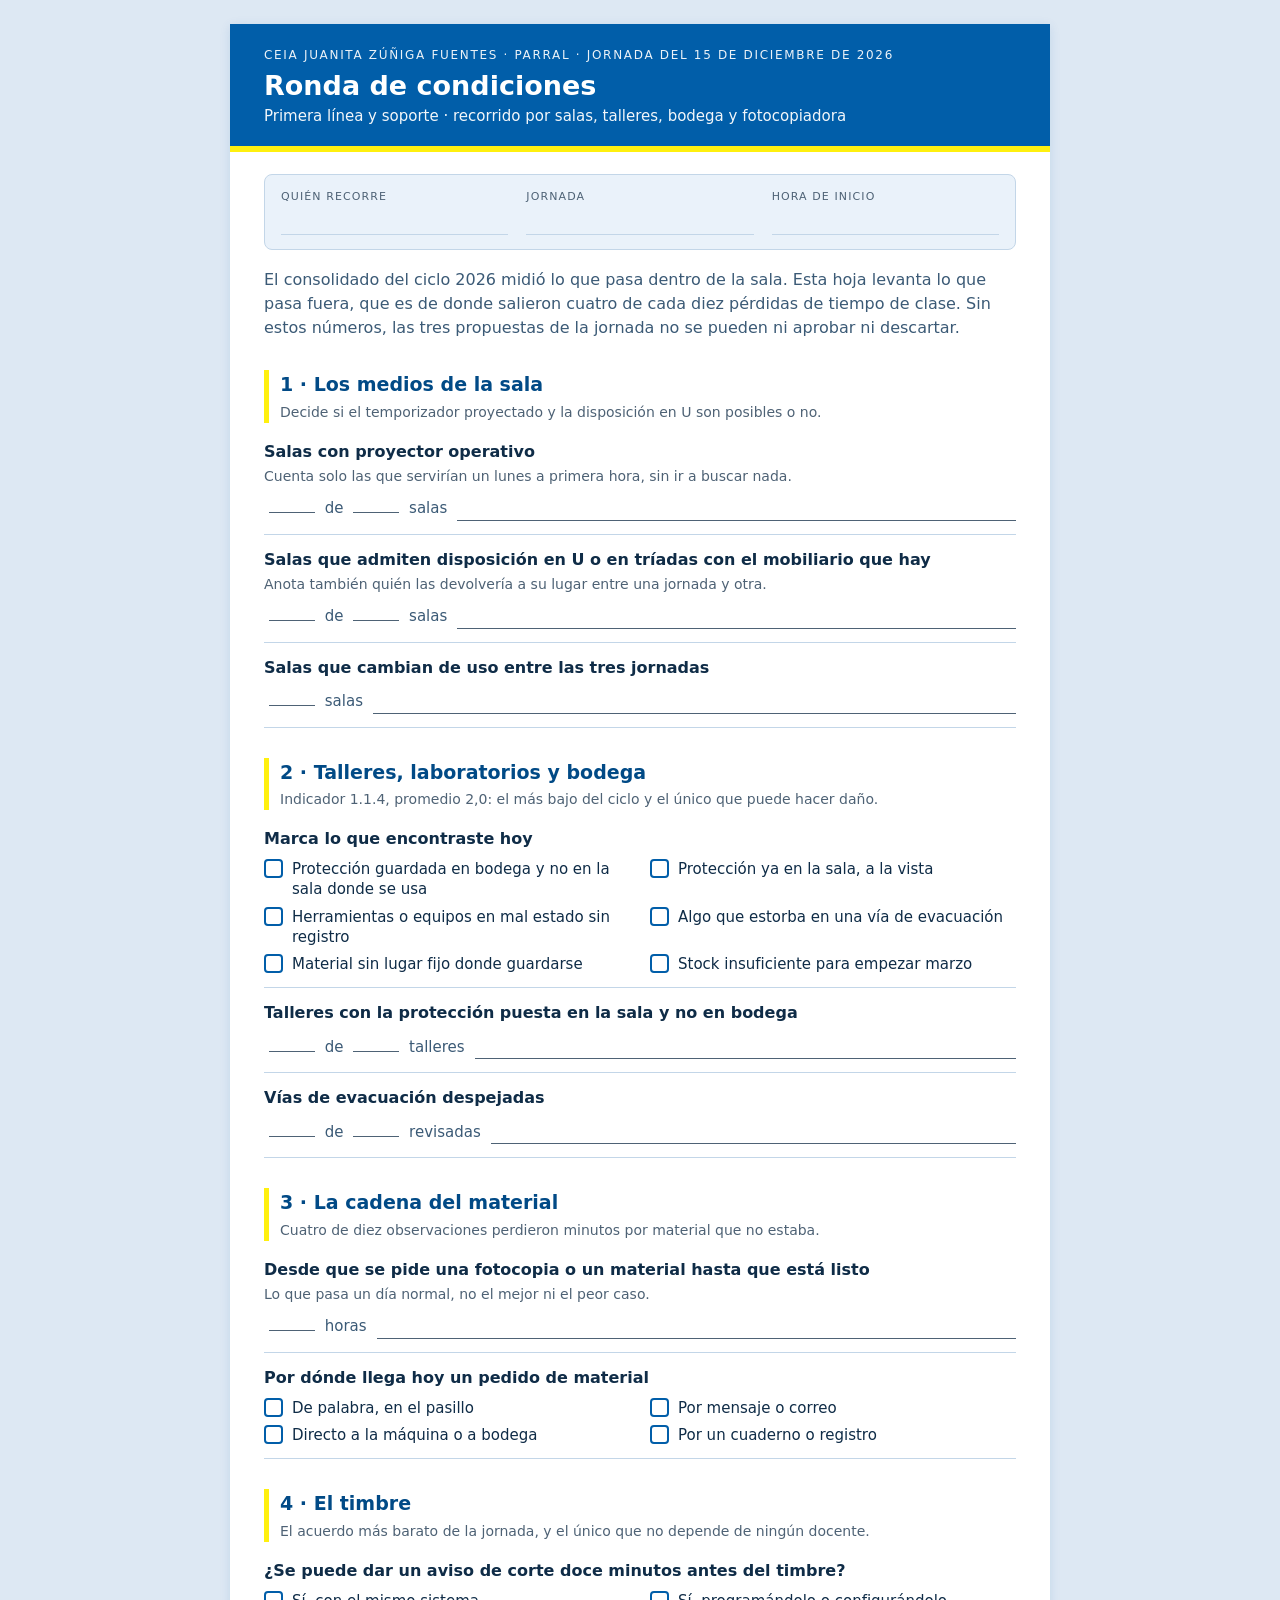
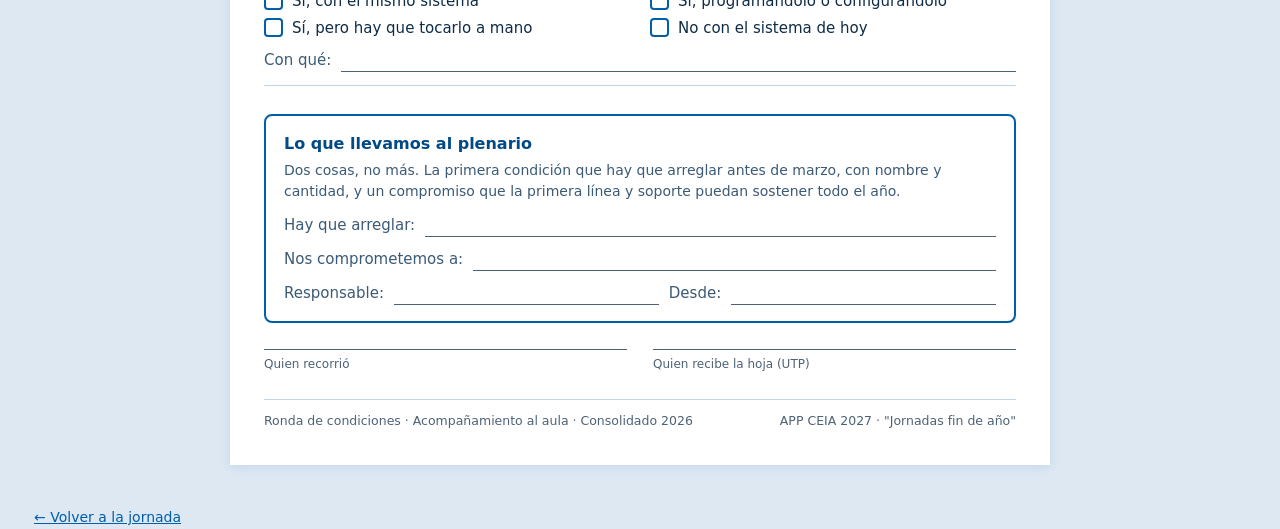
<file: aula/ronda.html>
<!DOCTYPE html>
<html lang="es">
<head>
<meta charset="utf-8">
<meta name="viewport" content="width=device-width, initial-scale=1">
<title>Ronda de condiciones · 15 de diciembre de 2026</title>
<style>
  :root{ --azul:#015EA9; --azul-osc:#014A86; --amarillo:#FFF00F;
         --tinta:#0F2C47; --tinta2:#3B5A76; --tinta3:#4E6275;
         --borde:#C3D6E8; --suave:#EAF2FA; --verde:#0F8A5F; --ambar:#8F5A00; }
  *{box-sizing:border-box}
  body{margin:0;background:#DDE8F3;color:var(--tinta);
       font:16px/1.5 "Segoe UI",system-ui,-apple-system,Arial,sans-serif}
  .hoja{max-width:820px;margin:24px auto;background:#fff;padding:0 0 34px;
        box-shadow:0 2px 10px rgba(1,94,169,.12)}
  header{background:var(--azul);color:#fff;padding:22px 34px 18px;border-bottom:6px solid var(--amarillo)}
  header p{margin:0;font-size:12px;letter-spacing:.14em;text-transform:uppercase;opacity:.92}
  header h1{margin:6px 0 2px;font-size:27px;line-height:1.15}
  header .sub{font-size:15px;opacity:.95;margin-top:4px}
  .cuerpo{padding:0 34px}
  .quien{display:flex;gap:18px;flex-wrap:wrap;margin:22px 0 4px;
         border:1px solid var(--borde);border-radius:8px;padding:14px 16px;background:var(--suave)}
  .quien div{flex:1 1 180px}
  .quien span{display:block;font-size:11px;letter-spacing:.1em;text-transform:uppercase;color:var(--tinta3)}
  .quien b{display:block;border-bottom:1px solid var(--borde);min-height:26px;margin-top:4px;font-weight:400}
  .intro{margin:18px 0 6px;color:var(--tinta2)}
  h2{margin:30px 0 4px;font-size:19px;color:var(--azul-osc);
     border-left:5px solid var(--amarillo);padding-left:11px}
  h2 small{display:block;font-weight:400;font-size:14px;color:var(--tinta3);margin-top:3px}
  .it{border-bottom:1px solid var(--borde);padding:13px 0}
  .it:last-child{border-bottom:0}
  .pr{font-weight:600}
  .pq{font-size:14px;color:var(--tinta3);margin-top:2px}
  .resp{margin-top:9px;display:flex;align-items:center;gap:10px;flex-wrap:wrap}
  .caja{width:19px;height:19px;border:2px solid var(--azul);border-radius:4px;flex:none}
  .raya{flex:1 1 180px;border-bottom:1px solid var(--tinta3);min-height:25px}
  .cuenta{font-size:15px;color:var(--tinta2);white-space:nowrap}
  .cuenta i{display:inline-block;width:46px;border-bottom:1px solid var(--tinta3);
            margin:0 5px;font-style:normal}
  ul.marcar{list-style:none;margin:8px 0 0;padding:0;
            display:grid;grid-template-columns:1fr 1fr;gap:7px 20px}
  ul.marcar li{display:flex;gap:9px;align-items:flex-start;font-size:15px;line-height:1.35}
  .cierre{margin-top:28px;border:2px solid var(--azul);border-radius:8px;padding:16px 18px}
  .cierre h3{margin:0 0 4px;font-size:16px;color:var(--azul-osc)}
  .cierre p{margin:0 0 10px;font-size:14px;color:var(--tinta2)}
  .firma{display:flex;gap:26px;margin-top:26px;flex-wrap:wrap}
  .firma div{flex:1 1 200px;border-top:1px solid var(--tinta3);padding-top:5px;
             font-size:12px;color:var(--tinta3)}
  footer{margin:26px 34px 0;padding-top:12px;border-top:1px solid var(--borde);
         font-size:12.5px;color:var(--tinta3);display:flex;justify-content:space-between;gap:14px;flex-wrap:wrap}
  .volver{display:inline-block;margin:18px auto 0;max-width:820px;padding:0 34px;font-size:14px}
  .volver a{color:var(--azul)}
  @media print{
    body{background:#fff}
    .hoja{box-shadow:none;margin:0;max-width:none}
    .volver{display:none}
    h2{break-after:avoid} .it,.cierre{break-inside:avoid}
  }
</style>
</head>
<body>
<div class="hoja">
  <header>
    <p>CEIA Juanita Zúñiga Fuentes · Parral · Jornada del 15 de diciembre de 2026</p>
    <h1>Ronda de condiciones</h1>
    <div class="sub">Primera línea y soporte · recorrido por salas, talleres, bodega y fotocopiadora</div>
  </header>

  <div class="cuerpo">
    <div class="quien">
      <div><span>Quién recorre</span><b></b></div>
      <div><span>Jornada</span><b></b></div>
      <div><span>Hora de inicio</span><b></b></div>
    </div>

    <p class="intro">El consolidado del ciclo 2026 midió lo que pasa dentro de la sala. Esta hoja levanta lo
      que pasa fuera, que es de donde salieron cuatro de cada diez pérdidas de tiempo de clase. Sin estos
      números, las tres propuestas de la jornada no se pueden ni aprobar ni descartar.</p>

    <h2>1 · Los medios de la sala
      <small>Decide si el temporizador proyectado y la disposición en U son posibles o no.</small></h2>

    <div class="it">
      <div class="pr">Salas con proyector operativo</div>
      <div class="pq">Cuenta solo las que servirían un lunes a primera hora, sin ir a buscar nada.</div>
      <div class="resp"><span class="cuenta"><i></i> de <i></i> salas</span>
        <span class="raya"></span></div>
    </div>

    <div class="it">
      <div class="pr">Salas que admiten disposición en U o en tríadas con el mobiliario que hay</div>
      <div class="pq">Anota también quién las devolvería a su lugar entre una jornada y otra.</div>
      <div class="resp"><span class="cuenta"><i></i> de <i></i> salas</span>
        <span class="raya"></span></div>
    </div>

    <div class="it">
      <div class="pr">Salas que cambian de uso entre las tres jornadas</div>
      <div class="resp"><span class="cuenta"><i></i> salas</span>
        <span class="raya"></span></div>
    </div>

    <h2>2 · Talleres, laboratorios y bodega
      <small>Indicador 1.1.4, promedio 2,0: el más bajo del ciclo y el único que puede hacer daño.</small></h2>

    <div class="it">
      <div class="pr">Marca lo que encontraste hoy</div>
      <ul class="marcar">
        <li><span class="caja"></span> Protección guardada en bodega y no en la sala donde se usa</li>
        <li><span class="caja"></span> Protección ya en la sala, a la vista</li>
        <li><span class="caja"></span> Herramientas o equipos en mal estado sin registro</li>
        <li><span class="caja"></span> Algo que estorba en una vía de evacuación</li>
        <li><span class="caja"></span> Material sin lugar fijo donde guardarse</li>
        <li><span class="caja"></span> Stock insuficiente para empezar marzo</li>
      </ul>
    </div>

    <div class="it">
      <div class="pr">Talleres con la protección puesta en la sala y no en bodega</div>
      <div class="resp"><span class="cuenta"><i></i> de <i></i> talleres</span>
        <span class="raya"></span></div>
    </div>

    <div class="it">
      <div class="pr">Vías de evacuación despejadas</div>
      <div class="resp"><span class="cuenta"><i></i> de <i></i> revisadas</span>
        <span class="raya"></span></div>
    </div>

    <h2>3 · La cadena del material
      <small>Cuatro de diez observaciones perdieron minutos por material que no estaba.</small></h2>

    <div class="it">
      <div class="pr">Desde que se pide una fotocopia o un material hasta que está listo</div>
      <div class="pq">Lo que pasa un día normal, no el mejor ni el peor caso.</div>
      <div class="resp"><span class="cuenta"><i></i> horas</span>
        <span class="raya"></span></div>
    </div>

    <div class="it">
      <div class="pr">Por dónde llega hoy un pedido de material</div>
      <ul class="marcar">
        <li><span class="caja"></span> De palabra, en el pasillo</li>
        <li><span class="caja"></span> Por mensaje o correo</li>
        <li><span class="caja"></span> Directo a la máquina o a bodega</li>
        <li><span class="caja"></span> Por un cuaderno o registro</li>
      </ul>
    </div>

    <h2>4 · El timbre
      <small>El acuerdo más barato de la jornada, y el único que no depende de ningún docente.</small></h2>

    <div class="it">
      <div class="pr">¿Se puede dar un aviso de corte doce minutos antes del timbre?</div>
      <ul class="marcar">
        <li><span class="caja"></span> Sí, con el mismo sistema</li>
        <li><span class="caja"></span> Sí, programándolo o configurándolo</li>
        <li><span class="caja"></span> Sí, pero hay que tocarlo a mano</li>
        <li><span class="caja"></span> No con el sistema de hoy</li>
      </ul>
      <div class="resp"><span class="cuenta">Con qué:</span><span class="raya"></span></div>
    </div>

    <div class="cierre">
      <h3>Lo que llevamos al plenario</h3>
      <p>Dos cosas, no más. La primera condición que hay que arreglar antes de marzo, con nombre y cantidad,
        y un compromiso que la primera línea y soporte puedan sostener todo el año.</p>
      <div class="resp"><span class="cuenta">Hay que arreglar:</span><span class="raya"></span></div>
      <div class="resp"><span class="cuenta">Nos comprometemos a:</span><span class="raya"></span></div>
      <div class="resp"><span class="cuenta">Responsable:</span><span class="raya"></span>
        <span class="cuenta">Desde:</span><span class="raya"></span></div>
    </div>

    <div class="firma">
      <div>Quien recorrió</div>
      <div>Quien recibe la hoja (UTP)</div>
    </div>
  </div>

  <footer>
    <span>Ronda de condiciones · Acompañamiento al aula · Consolidado 2026</span>
    <span>APP CEIA 2027 · "Jornadas fin de año"</span>
  </footer>
</div>
<p class="volver"><a href="../index.html#dia-aula-dia-1">← Volver a la jornada</a></p>
</body>
</html>
</file>
<file: evaluacion/presentacion.css>
:root{font-family:system-ui,Segoe UI,sans-serif;color:#163443;background:#edf3f6;font-size:17px}*{box-sizing:border-box}body{margin:0}main{max-width:1200px;margin:auto;padding:24px}header{display:flex;justify-content:space-between;gap:20px;flex-wrap:wrap;font-size:.85rem}a{color:#0063a7}h1{font-size:clamp(1.7rem,3vw,2.5rem);line-height:1.15;margin:30px 0 12px}h2{font-size:1.55rem}h3{font-size:1.15rem}.intro,.fuente{color:#4a6370}nav,.controles{display:flex;gap:10px;flex-wrap:wrap;align-items:center}nav{margin:24px 0}nav a,.boton,button,select{border:1px solid #b8cbd5;border-radius:7px;background:white;padding:10px 14px;font:inherit;color:#164559;text-decoration:none}button{cursor:pointer}button:hover,nav a:hover{background:#e4f0f1}button:focus-visible,a:focus-visible,select:focus-visible{outline:3px solid #0c82bb;outline-offset:3px}button:disabled{opacity:.45}section{scroll-margin-top:20px;margin:26px 0;padding:24px;background:white;border-radius:12px}figure{margin:0;background:#fff}#lamina{width:100%;height:auto;aspect-ratio:16/9;object-fit:contain;display:block}figcaption{font-weight:600;margin:12px 0}audio{width:100%;margin:10px 0 18px}.controles label{display:flex;align-items:center;gap:7px}select{max-width:360px}#reproducir,.boton{background:#137b78;color:white}.fuente{font-size:.85rem}details{padding:14px 0;border-top:1px solid #d7e3e9}summary{cursor:pointer;font-weight:600}.afirmacion{padding:20px 0;border-bottom:1px solid #d7e3e9}.afirmacion p{margin-top:0}.respuesta{background:#edf6f4;border-left:4px solid #137b78;margin-top:16px;padding:16px}.caso{border-top:1px solid #d7e3e9;padding:15px 0}.caso h3{margin-bottom:8px}.caso p{line-height:1.6}footer{padding:24px 0 40px}#pantalla:fullscreen{display:flex;flex-direction:column;justify-content:center;background:#fff;padding:12px}#pantalla:fullscreen img{height:90vh;object-fit:contain}#pantalla:fullscreen figcaption{text-align:center}@media(max-width:650px){main{padding:14px}section{padding:16px}select{max-width:260px}header span{display:none}nav a{font-size:.85rem}h1{margin-top:24px}}

/* El caso se presenta como ficha: imagen arriba y texto debajo. */
.caso{border:1px solid #d7e3e9;border-top:5px solid #187b76;border-radius:14px;padding:0;overflow:hidden;background:#fff;margin:18px 0;box-shadow:0 8px 22px rgba(13,44,71,.07)}
.casoImg{display:block;width:100%;height:auto;background:#eaf2fa;border-bottom:1px solid #d7e3e9}
.casoTx{padding:18px 20px 20px}
.caso h3{margin:0 0 8px;font-size:19px}
.casoReto{background:#fff8e8;border-left:4px solid #c77a00;border-radius:0 8px 8px 0;padding:11px 14px;margin:14px 0 12px}
@media (min-width:760px){
  .caso{display:grid;grid-template-columns:300px 1fr}
  .casoImg{height:100%;object-fit:contain;padding:14px;border-bottom:0;border-right:1px solid #d7e3e9}
}
/* La respuesta ya no siempre es "falso": el color dice si acertó. */
.respuesta.bien{background:#edf6f1;border-left-color:#0b6b4f}
.respuesta.mal{background:#fdf0ef;border-left-color:#c62828}
.areaVf{margin:26px 0 2px;font-size:12px;font-weight:800;letter-spacing:.1em;text-transform:uppercase;color:#4a6b7a}
.areaVf:first-child{margin-top:8px}
</file>
<file: reglamento/visor.css>
:root{font:16px/1.55 Arial,sans-serif;color:#153b4c;background:#edf3f7}*{box-sizing:border-box}body{margin:0}header{background:#fff;border-top:5px solid #187b76;border-bottom:1px solid #c9d9e3;padding:16px 4vw;display:flex;justify-content:space-between;gap:15px;flex-wrap:wrap}a{color:#075c91}main{max-width:1450px;margin:24px auto;padding:0 24px}h1{font-size:clamp(24px,3vw,34px);line-height:1.2}h2{font-size:20px}.downloads,.searchbar,.pagebar,.viewbar{display:flex;align-items:center;gap:10px;flex-wrap:wrap}button,.downloads a{font:inherit;line-height:1.3;border:1px solid #abc5d3;background:white;color:#145773;border-radius:7px;padding:10px 14px;cursor:pointer;text-decoration:none}.primary,button[aria-pressed=true]{background:#176f6e!important;color:white!important;border-color:#176f6e!important}button:disabled{opacity:.45;cursor:default}input{font:inherit;padding:10px;border:1px solid #abc5d3;border-radius:7px;min-width:0}.note{font-size:14px;color:#4d6977}#searchForm{background:white;border:1px solid #d3e0e8;padding:18px;border-radius:10px}#searchForm label{display:block;font-weight:bold;margin-bottom:8px}#query{flex:1;min-width:190px}.layout{display:grid;grid-template-columns:330px minmax(0,1fr);gap:22px}aside{background:white;border:1px solid #d3e0e8;border-radius:10px;padding:16px;align-self:start;max-height:82vh;overflow:auto;position:sticky;top:12px}summary{font-weight:bold;cursor:pointer}#index details{margin:12px 0}#index summary{font-size:14px;color:#326173}#index button{display:block;text-align:left;width:100%;border:0;border-bottom:1px solid #edf2f4;border-radius:0;font-size:13px;padding:10px 4px}#index button:hover{background:#eef6f5}.reader{padding:22px;background:white;border:1px solid #d3e0e8;border-radius:10px;min-width:0}.pagebar{justify-content:space-between;border-bottom:1px solid #dfebef;padding-bottom:14px}#pageForm{display:flex;align-items:center;gap:7px}#page{width:78px}.viewbar{margin:16px 0;font-size:14px}.page-text{white-space:pre-wrap;overflow-wrap:anywhere;line-height:1.75;font-size:17px}#pdfFrame{width:100%;height:80vh;border:1px solid #d3e0e8}#matches button{display:block;width:100%;text-align:left;margin:10px 0;font-size:13px}#matches strong{display:block}mark{background:#fff1a4;color:inherit}a:focus-visible,button:focus-visible,input:focus-visible,summary:focus-visible{outline:3px solid #cc9621;outline-offset:3px}[hidden]{display:none!important}@media(max-width:850px){.layout{grid-template-columns:1fr}aside{position:static;max-height:none}main{padding:0 12px}.reader{padding:14px}.pagebar{justify-content:center}.page-text{font-size:16px}#index{max-height:320px;overflow:auto}}
</file>
